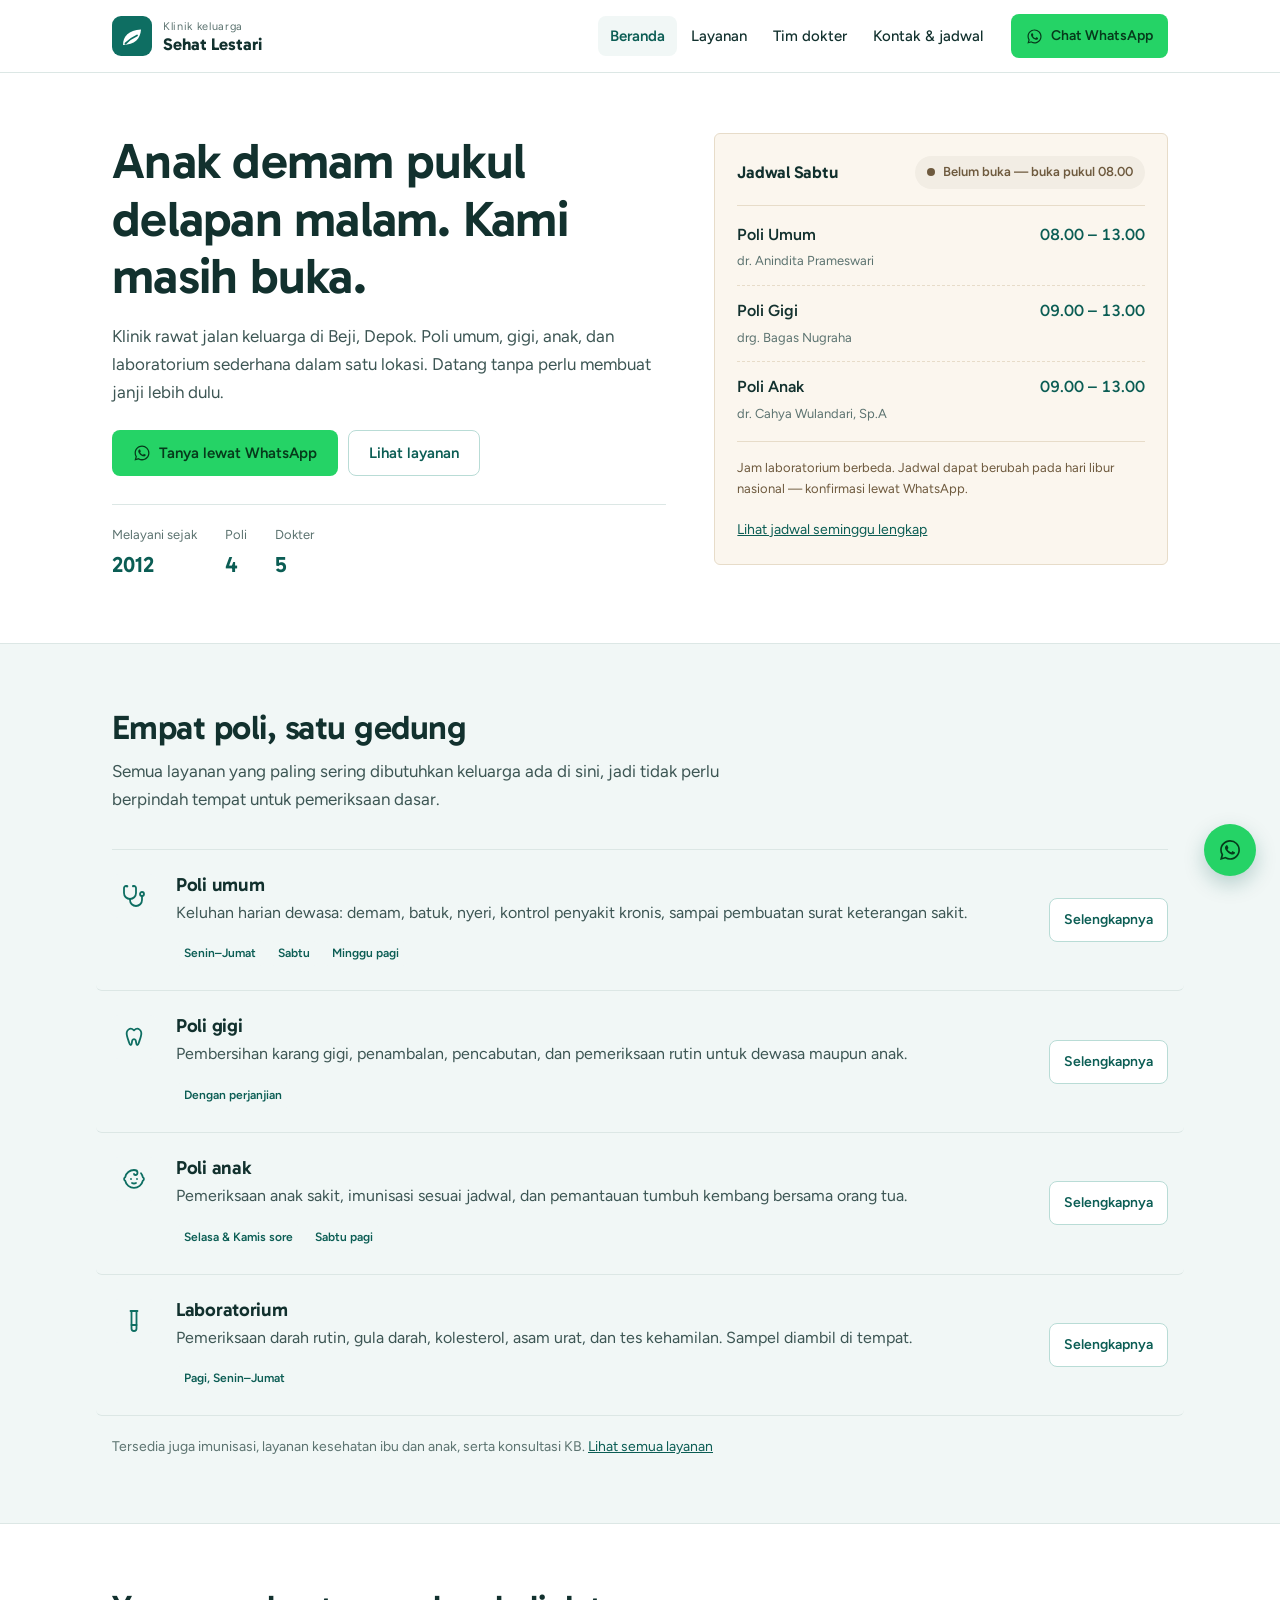
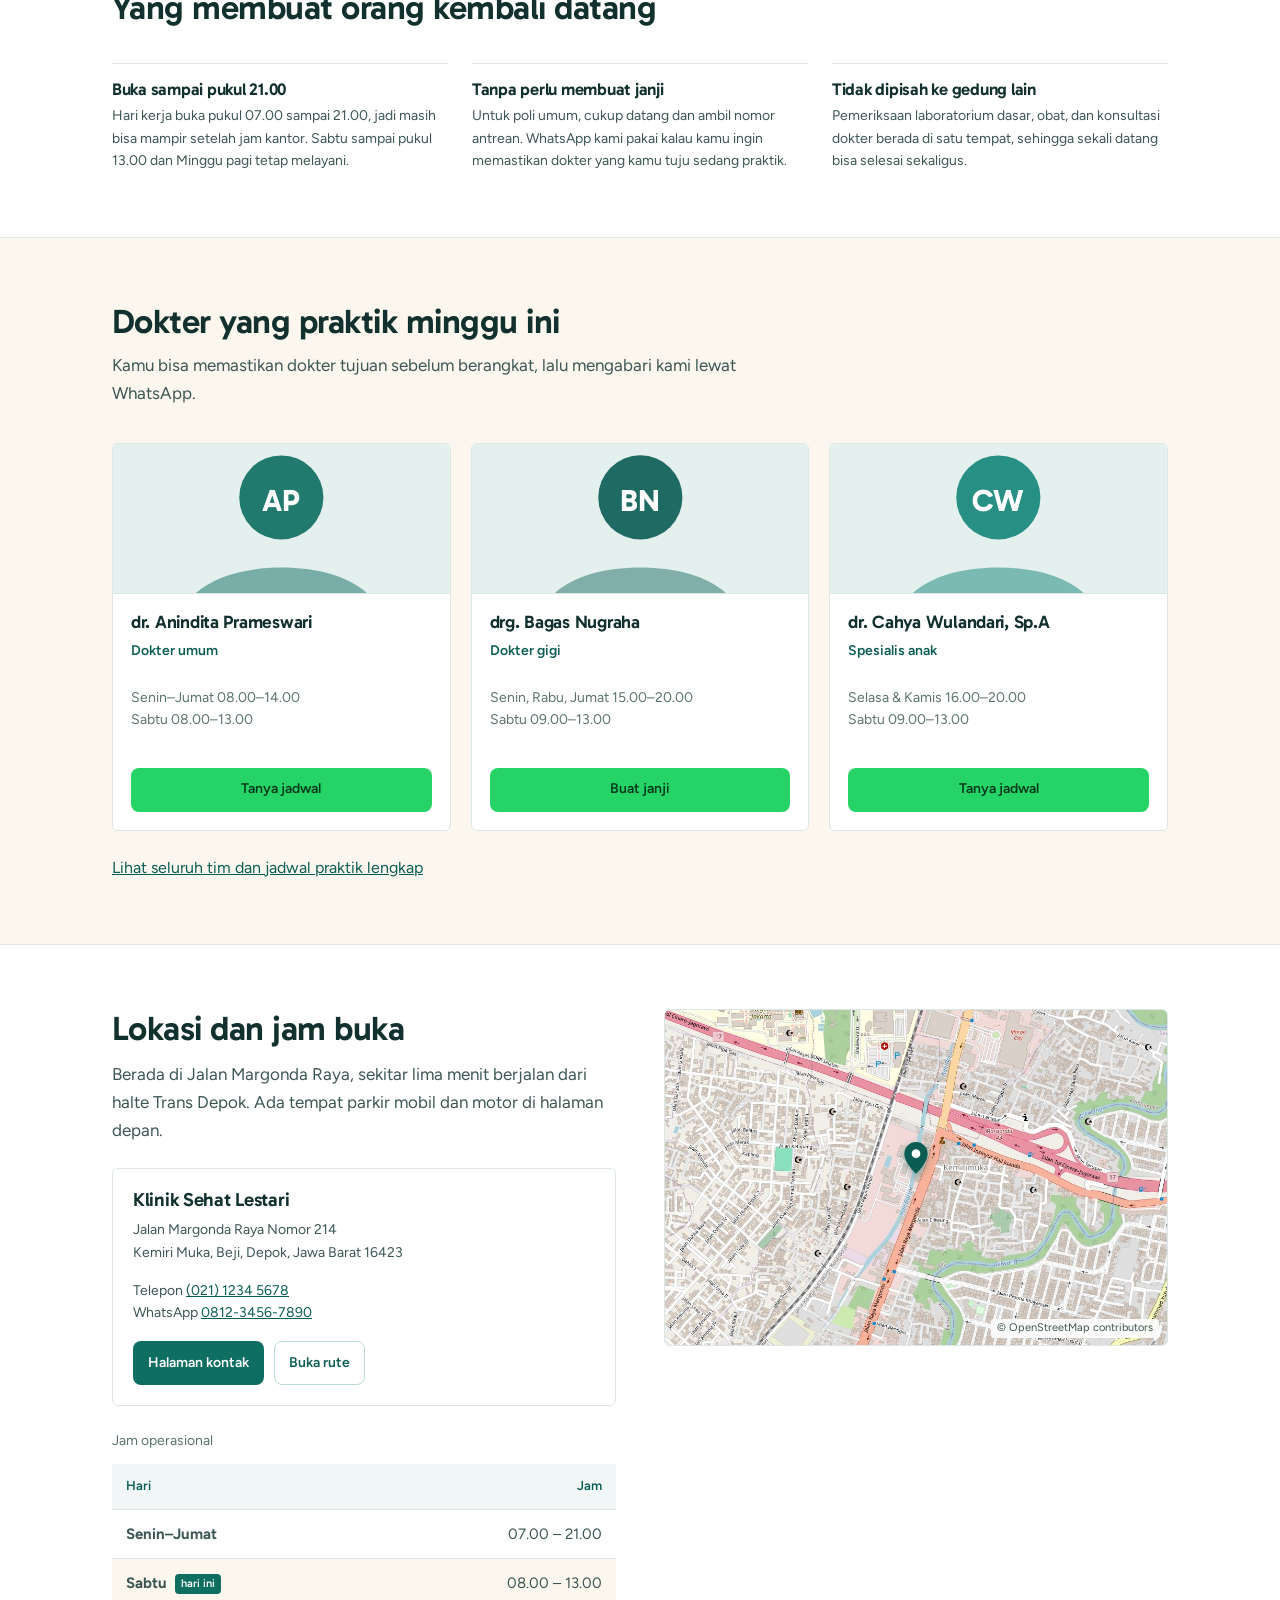
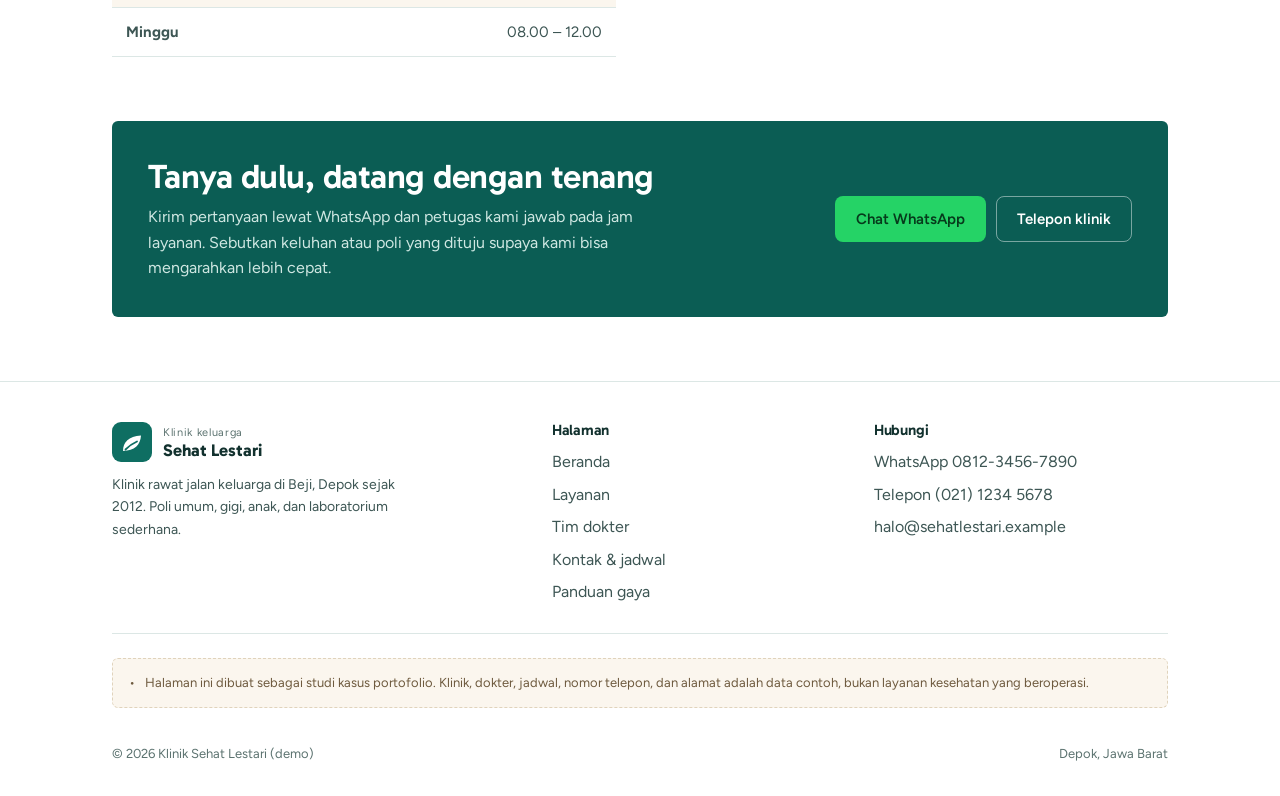
<file: index.html>
<!DOCTYPE html>
<html lang="id">
<head>
<meta charset="UTF-8">
<meta name="viewport" content="width=device-width, initial-scale=1">
<title>Klinik Sehat Lestari — Klinik keluarga di Beji, Depok</title>
<meta name="description" content="Klinik rawat jalan keluarga di Beji, Depok sejak 2012. Poli umum, gigi, anak, dan laboratorium. Buka sampai pukul 21.00 di hari kerja, tanpa perlu membuat janji.">
<meta name="theme-color" content="#0E6E62">
<link rel="icon" href="data:image/svg+xml,%3Csvg xmlns='http://www.w3.org/2000/svg' viewBox='0 0 40 40'%3E%3Crect width='40' height='40' rx='9' fill='%230E6E62'/%3E%3Cpath d='M11 29c0-9 5.5-14.5 18-15.5C28.5 23 22.5 28.5 11 29Z' fill='%23fff'/%3E%3C/svg%3E">
<link rel="preconnect" href="https://fonts.googleapis.com">
<link rel="preconnect" href="https://fonts.gstatic.com" crossorigin>
<link href="https://fonts.googleapis.com/css2?family=Figtree:wght@400;500;600&family=Gabarito:wght@600;700&display=swap" rel="stylesheet">
<link rel="stylesheet" href="css/style.css">
<noscript>
  <style>
    [data-today-status], [data-today-list], [data-today-foot] { display: none; }
    .today__nojs { display: block; }
  </style>
</noscript>
</head>
<body>

<a class="skip" href="#main">Langsung ke konten</a>

<header class="masthead">
  <div class="wrap masthead__inner">
    <a class="brand" href="index.html">
      <svg class="brand__mark" viewBox="0 0 40 40" aria-hidden="true">
        <rect width="40" height="40" rx="9" fill="#0E6E62"/>
        <path d="M11 29c0-9 5.5-14.5 18-15.5C28.5 23 22.5 28.5 11 29Z" fill="#fff"/>
        <path d="M13.5 27.5c3.5-3.5 7-6 11.5-8" stroke="#0E6E62" stroke-width="1.8" stroke-linecap="round" fill="none"/>
      </svg>
      <span>
        <span class="brand__kicker">Klinik keluarga</span>
        <span class="brand__name">Sehat Lestari</span>
      </span>
    </a>

    <nav class="nav" aria-label="Menu utama">
      <ul class="nav__links">
        <li><a class="nav__link" href="index.html" aria-current="page">Beranda</a></li>
        <li><a class="nav__link" href="layanan.html">Layanan</a></li>
        <li><a class="nav__link" href="tim-dokter.html">Tim dokter</a></li>
        <li><a class="nav__link" href="kontak.html">Kontak &amp; jadwal</a></li>
      </ul>
      <a class="btn btn--wa btn--sm nav__cta-desktop" href="https://wa.me/6281234567890?text=Halo%20Klinik%20Sehat%20Lestari%2C%20saya%20ingin%20bertanya%20mengenai%20jadwal%20dan%20layanan." target="_blank" rel="noopener noreferrer">
        <svg class="btn__icon" width="17" height="17" viewBox="0 0 24 24" fill="currentColor" aria-hidden="true"><path d="M12.04 2C6.58 2 2.13 6.45 2.13 11.91c0 1.75.46 3.46 1.32 4.96L2 22l5.25-1.38a9.9 9.9 0 0 0 4.79 1.22c5.46 0 9.91-4.45 9.91-9.91 0-2.65-1.03-5.14-2.9-7.01A9.82 9.82 0 0 0 12.04 2Zm0 18.15a8.2 8.2 0 0 1-4.19-1.15l-.3-.18-3.12.82.83-3.04-.2-.31a8.19 8.19 0 0 1-1.26-4.38c0-4.54 3.7-8.23 8.25-8.23a8.2 8.2 0 0 1 5.83 2.42 8.18 8.18 0 0 1 2.41 5.82c0 4.54-3.7 8.23-8.24 8.23Zm4.52-6.16c-.25-.12-1.47-.72-1.69-.81-.23-.08-.39-.12-.56.13-.16.24-.64.8-.78.97-.14.16-.29.18-.54.06-.25-.12-1.05-.39-2-1.23-.74-.66-1.24-1.47-1.38-1.72-.14-.25-.02-.38.11-.5.11-.11.25-.29.37-.43.13-.14.17-.25.25-.41.08-.16.04-.31-.02-.43-.06-.12-.56-1.35-.77-1.85-.2-.48-.41-.42-.56-.43h-.48c-.16 0-.43.06-.65.31-.23.25-.86.84-.86 2.05 0 1.2.88 2.37 1 2.53.12.16 1.73 2.64 4.19 3.7.59.25 1.04.4 1.4.51.59.19 1.12.16 1.55.1.47-.07 1.47-.6 1.67-1.18.21-.58.21-1.08.15-1.18-.06-.11-.22-.17-.47-.29Z"/></svg>
        Chat WhatsApp
      </a>
      <button class="burger" type="button" data-menu-toggle aria-expanded="false" aria-controls="laci" aria-label="Buka menu">
        <span></span><span></span><span></span>
      </button>
    </nav>
  </div>

  <div class="drawer" id="laci" data-drawer>
    <a class="drawer__link" href="index.html" aria-current="page">Beranda</a>
    <a class="drawer__link" href="layanan.html">Layanan</a>
    <a class="drawer__link" href="tim-dokter.html">Tim dokter</a>
    <a class="drawer__link" href="kontak.html">Kontak &amp; jadwal</a>
    <div class="drawer__cta">
      <a class="btn btn--wa btn--block" href="https://wa.me/6281234567890?text=Halo%20Klinik%20Sehat%20Lestari%2C%20saya%20ingin%20bertanya%20mengenai%20jadwal%20dan%20layanan." target="_blank" rel="noopener noreferrer">Chat WhatsApp</a>
    </div>
  </div>
</header>

<main id="main">

  <!-- ============ Hero ============ -->
  <section class="wrap" style="padding-block: clamp(2.25rem, 5vw, 3.75rem);">
    <div class="split split--hero">
      <div>
        <h1>Anak demam pukul delapan malam. Kami masih buka.</h1>
        <p class="lead" style="margin-top:1rem;">
          Klinik rawat jalan keluarga di Beji, Depok. Poli umum, gigi, anak, dan laboratorium
          sederhana dalam satu lokasi. Datang tanpa perlu membuat janji lebih dulu.
        </p>

        <div style="display:flex; flex-wrap:wrap; gap:.625rem; margin-top:1.5rem;">
          <a class="btn btn--wa" href="https://wa.me/6281234567890?text=Halo%20Klinik%20Sehat%20Lestari%2C%20saya%20ingin%20bertanya%20mengenai%20jadwal%20dan%20layanan." target="_blank" rel="noopener noreferrer">
            <svg class="btn__icon" width="18" height="18" viewBox="0 0 24 24" fill="currentColor" aria-hidden="true"><path d="M12.04 2C6.58 2 2.13 6.45 2.13 11.91c0 1.75.46 3.46 1.32 4.96L2 22l5.25-1.38a9.9 9.9 0 0 0 4.79 1.22c5.46 0 9.91-4.45 9.91-9.91 0-2.65-1.03-5.14-2.9-7.01A9.82 9.82 0 0 0 12.04 2Zm0 18.15a8.2 8.2 0 0 1-4.19-1.15l-.3-.18-3.12.82.83-3.04-.2-.31a8.19 8.19 0 0 1-1.26-4.38c0-4.54 3.7-8.23 8.25-8.23a8.2 8.2 0 0 1 5.83 2.42 8.18 8.18 0 0 1 2.41 5.82c0 4.54-3.7 8.23-8.24 8.23Zm4.52-6.16c-.25-.12-1.47-.72-1.69-.81-.23-.08-.39-.12-.56.13-.16.24-.64.8-.78.97-.14.16-.29.18-.54.06-.25-.12-1.05-.39-2-1.23-.74-.66-1.24-1.47-1.38-1.72-.14-.25-.02-.38.11-.5.11-.11.25-.29.37-.43.13-.14.17-.25.25-.41.08-.16.04-.31-.02-.43-.06-.12-.56-1.35-.77-1.85-.2-.48-.41-.42-.56-.43h-.48c-.16 0-.43.06-.65.31-.23.25-.86.84-.86 2.05 0 1.2.88 2.37 1 2.53.12.16 1.73 2.64 4.19 3.7.59.25 1.04.4 1.4.51.59.19 1.12.16 1.55.1.47-.07 1.47-.6 1.67-1.18.21-.58.21-1.08.15-1.18-.06-.11-.22-.17-.47-.29Z"/></svg>
            Tanya lewat WhatsApp
          </a>
          <a class="btn btn--ghost" href="layanan.html">Lihat layanan</a>
        </div>

        <dl class="facts">
          <div class="fact">
            <dt>Melayani sejak</dt>
            <dd>2012</dd>
          </div>
          <div class="fact">
            <dt>Poli</dt>
            <dd>4</dd>
          </div>
          <div class="fact">
            <dt>Dokter</dt>
            <dd>5</dd>
          </div>
        </dl>
      </div>

      <!-- Kartu paling khas di halaman ini: status buka dihitung JavaScript -->
      <aside class="today" data-today-card aria-live="polite">
        <div class="today__head">
          <h2 class="today__title" data-today-title>Jadwal hari ini</h2>
          <span class="status status--open" data-today-status>
            <span class="status__dot" aria-hidden="true"></span>Memuat status
          </span>
        </div>
        <ul class="today__list" data-today-list>
          <li class="today__row"><span>Memuat jadwal praktik…</span></li>
        </ul>
        <p class="today__foot" data-today-foot></p>
        <p class="today__foot today__nojs">JavaScript nonaktif. Cek <a href="kontak.html#jadwal">jadwal mingguan</a> untuk jam praktik hari ini.</p>
        <p style="margin-top:.875rem;">
          <a class="small" href="kontak.html#jadwal">Lihat jadwal seminggu lengkap</a>
        </p>
      </aside>
    </div>
  </section>

  <!-- ============ Layanan ============ -->
  <section class="band band--tint" aria-labelledby="judul-layanan">
    <div class="wrap">
      <div class="section-head">
        <h2 id="judul-layanan">Empat poli, satu gedung</h2>
        <p class="lead">Semua layanan yang paling sering dibutuhkan keluarga ada di sini, jadi tidak perlu berpindah tempat untuk pemeriksaan dasar.</p>
      </div>

      <div class="rows">
        <article class="row">
          <span class="icon-box" aria-hidden="true">
            <svg width="24" height="24" viewBox="0 0 24 24" fill="none" stroke="currentColor" stroke-width="1.8" stroke-linecap="round" stroke-linejoin="round"><path d="M4.8 2.3A.3.3 0 1 0 5 2H4a2 2 0 0 0-2 2v5a6 6 0 0 0 6 6 6 6 0 0 0 6-6V4a2 2 0 0 0-2-2h-1a.2.2 0 1 0 .3.3"/><path d="M8 15v1a6 6 0 0 0 6 6 6 6 0 0 0 6-6v-4"/><circle cx="20" cy="10" r="2"/></svg>
          </span>
          <div>
            <h3 class="row__title">Poli umum</h3>
            <p>Keluhan harian dewasa: demam, batuk, nyeri, kontrol penyakit kronis, sampai pembuatan surat keterangan sakit.</p>
            <div class="row__meta"><span class="tag">Senin–Jumat</span><span class="tag">Sabtu</span><span class="tag">Minggu pagi</span></div>
          </div>
          <div class="row__aside"><a class="btn btn--ghost btn--sm" href="layanan.html#umum">Selengkapnya</a></div>
        </article>

        <article class="row">
          <span class="icon-box" aria-hidden="true">
            <svg width="24" height="24" viewBox="0 0 24 24" fill="none" stroke="currentColor" stroke-width="1.8" stroke-linecap="round" stroke-linejoin="round"><path d="M12 5.4C10.3 3.7 8.2 3.2 6.7 4.4 4.8 5.8 4.3 8.6 5.1 11.2c.6 2.3 1.4 4.3 2 6.3.3 1 .7 2.5 1.7 2.5 1.2 0 .9-3.4 1.6-4.8.3-.6.8-1 1.6-1s1.3.4 1.6 1c.7 1.4.4 4.8 1.6 4.8 1 0 1.4-1.5 1.7-2.5.6-2 1.4-4 2-6.3.8-2.6.3-5.4-1.6-6.8-1.5-1.2-3.6-.7-5.3 1Z"/></svg>
          </span>
          <div>
            <h3 class="row__title">Poli gigi</h3>
            <p>Pembersihan karang gigi, penambalan, pencabutan, dan pemeriksaan rutin untuk dewasa maupun anak.</p>
            <div class="row__meta"><span class="tag">Dengan perjanjian</span></div>
          </div>
          <div class="row__aside"><a class="btn btn--ghost btn--sm" href="layanan.html#gigi">Selengkapnya</a></div>
        </article>

        <article class="row">
          <span class="icon-box" aria-hidden="true">
            <svg width="24" height="24" viewBox="0 0 24 24" fill="none" stroke="currentColor" stroke-width="1.8" stroke-linecap="round" stroke-linejoin="round"><path d="M9 12h.01"/><path d="M15 12h.01"/><path d="M10 16c.5.3 1.2.5 2 .5s1.5-.2 2-.5"/><path d="M19 6.3a9 9 0 0 1 1.8 3.9 2 2 0 0 1 0 3.6 9 9 0 0 1-17.6 0 2 2 0 0 1 0-3.6A9 9 0 0 1 12 3c2 0 3.5 1.1 3.5 2.5s-.9 2.5-2 2.5c-.8 0-1.5-.4-1.5-1"/></svg>
          </span>
          <div>
            <h3 class="row__title">Poli anak</h3>
            <p>Pemeriksaan anak sakit, imunisasi sesuai jadwal, dan pemantauan tumbuh kembang bersama orang tua.</p>
            <div class="row__meta"><span class="tag">Selasa &amp; Kamis sore</span><span class="tag">Sabtu pagi</span></div>
          </div>
          <div class="row__aside"><a class="btn btn--ghost btn--sm" href="layanan.html#anak">Selengkapnya</a></div>
        </article>

        <article class="row">
          <span class="icon-box" aria-hidden="true">
            <svg width="24" height="24" viewBox="0 0 24 24" fill="none" stroke="currentColor" stroke-width="1.8" stroke-linecap="round" stroke-linejoin="round"><path d="M14.5 2v17.5c0 1.4-1.1 2.5-2.5 2.5s-2.5-1.1-2.5-2.5V2"/><path d="M8.5 2h7"/><path d="M14.5 16h-5"/></svg>
          </span>
          <div>
            <h3 class="row__title">Laboratorium</h3>
            <p>Pemeriksaan darah rutin, gula darah, kolesterol, asam urat, dan tes kehamilan. Sampel diambil di tempat.</p>
            <div class="row__meta"><span class="tag">Pagi, Senin–Jumat</span></div>
          </div>
          <div class="row__aside"><a class="btn btn--ghost btn--sm" href="layanan.html#lab">Selengkapnya</a></div>
        </article>
      </div>

      <p class="small muted" style="margin-top:1.25rem;">
        Tersedia juga imunisasi, layanan kesehatan ibu dan anak, serta konsultasi KB.
        <a href="layanan.html">Lihat semua layanan</a>
      </p>
    </div>
  </section>

  <!-- ============ Alasan memilih ============ -->
  <section class="band" aria-labelledby="judul-alasan">
    <div class="wrap">
      <div class="section-head">
        <h2 id="judul-alasan">Yang membuat orang kembali datang</h2>
      </div>
      <div class="points">
        <div class="point">
          <h3>Buka sampai pukul 21.00</h3>
          <p class="small">Hari kerja buka pukul 07.00 sampai 21.00, jadi masih bisa mampir setelah jam kantor. Sabtu sampai pukul 13.00 dan Minggu pagi tetap melayani.</p>
        </div>
        <div class="point">
          <h3>Tanpa perlu membuat janji</h3>
          <p class="small">Untuk poli umum, cukup datang dan ambil nomor antrean. WhatsApp kami pakai kalau kamu ingin memastikan dokter yang kamu tuju sedang praktik.</p>
        </div>
        <div class="point">
          <h3>Tidak dipisah ke gedung lain</h3>
          <p class="small">Pemeriksaan laboratorium dasar, obat, dan konsultasi dokter berada di satu tempat, sehingga sekali datang bisa selesai sekaligus.</p>
        </div>
      </div>
    </div>
  </section>

  <!-- ============ Dokter ============ -->
  <section class="band band--sand" aria-labelledby="judul-dokter">
    <div class="wrap">
      <div class="section-head">
        <h2 id="judul-dokter">Dokter yang praktik minggu ini</h2>
        <p class="lead">Kamu bisa memastikan dokter tujuan sebelum berangkat, lalu mengabari kami lewat WhatsApp.</p>
      </div>

      <div class="doctors">
        <article class="doctor">
          <div class="doctor__avatar" aria-hidden="true">
            <svg viewBox="0 0 240 150" preserveAspectRatio="xMidYMid slice">
              <rect width="240" height="150" fill="#E4F0EE"/>
              <circle cx="120" cy="60" r="30" fill="#0E6E62" opacity=".9"/>
              <path d="M46 150c6-27 37-40 74-40s68 13 74 40Z" fill="#0E6E62" opacity=".5"/>
              <text x="120" y="70" text-anchor="middle" font-family="Gabarito, sans-serif" font-size="22" font-weight="700" fill="#fff">AP</text>
            </svg>
          </div>
          <div class="doctor__body">
            <h3 class="doctor__name">dr. Anindita Prameswari</h3>
            <p class="doctor__spec">Dokter umum</p>
            <p class="doctor__hours">Senin–Jumat 08.00–14.00<br>Sabtu 08.00–13.00</p>
            <div class="doctor__cta">
              <a class="btn btn--wa btn--sm btn--block" href="https://wa.me/6281234567890?text=Halo%2C%20saya%20ingin%20bertanya%20jadwal%20praktik%20dr.%20Anindita%20Prameswari%20(poli%20umum)." target="_blank" rel="noopener noreferrer">Tanya jadwal</a>
            </div>
          </div>
        </article>

        <article class="doctor">
          <div class="doctor__avatar" aria-hidden="true">
            <svg viewBox="0 0 240 150" preserveAspectRatio="xMidYMid slice">
              <rect width="240" height="150" fill="#E4F0EE"/>
              <circle cx="120" cy="60" r="30" fill="#0B5D54" opacity=".9"/>
              <path d="M46 150c6-27 37-40 74-40s68 13 74 40Z" fill="#0B5D54" opacity=".45"/>
              <text x="120" y="70" text-anchor="middle" font-family="Gabarito, sans-serif" font-size="22" font-weight="700" fill="#fff">BN</text>
            </svg>
          </div>
          <div class="doctor__body">
            <h3 class="doctor__name">drg. Bagas Nugraha</h3>
            <p class="doctor__spec">Dokter gigi</p>
            <p class="doctor__hours">Senin, Rabu, Jumat 15.00–20.00<br>Sabtu 09.00–13.00</p>
            <div class="doctor__cta">
              <a class="btn btn--wa btn--sm btn--block" href="https://wa.me/6281234567890?text=Halo%2C%20saya%20ingin%20membuat%20janji%20dengan%20drg.%20Bagas%20Nugraha%20(poli%20gigi)." target="_blank" rel="noopener noreferrer">Buat janji</a>
            </div>
          </div>
        </article>

        <article class="doctor">
          <div class="doctor__avatar" aria-hidden="true">
            <svg viewBox="0 0 240 150" preserveAspectRatio="xMidYMid slice">
              <rect width="240" height="150" fill="#E4F0EE"/>
              <circle cx="120" cy="60" r="30" fill="#14857A" opacity=".9"/>
              <path d="M46 150c6-27 37-40 74-40s68 13 74 40Z" fill="#14857A" opacity=".5"/>
              <text x="120" y="70" text-anchor="middle" font-family="Gabarito, sans-serif" font-size="22" font-weight="700" fill="#fff">CW</text>
            </svg>
          </div>
          <div class="doctor__body">
            <h3 class="doctor__name">dr. Cahya Wulandari, Sp.A</h3>
            <p class="doctor__spec">Spesialis anak</p>
            <p class="doctor__hours">Selasa &amp; Kamis 16.00–20.00<br>Sabtu 09.00–13.00</p>
            <div class="doctor__cta">
              <a class="btn btn--wa btn--sm btn--block" href="https://wa.me/6281234567890?text=Halo%2C%20saya%20ingin%20bertanya%20jadwal%20praktik%20dr.%20Cahya%20Wulandari%2C%20Sp.A%20(poli%20anak)." target="_blank" rel="noopener noreferrer">Tanya jadwal</a>
            </div>
          </div>
        </article>
      </div>

      <p style="margin-top:1.5rem;"><a href="tim-dokter.html">Lihat seluruh tim dan jadwal praktik lengkap</a></p>
    </div>
  </section>

  <!-- ============ Lokasi ============ -->
  <section class="band" aria-labelledby="judul-lokasi">
    <div class="wrap">
      <div class="split split--even">
        <div>
          <h2 id="judul-lokasi">Lokasi dan jam buka</h2>
          <p class="lead" style="margin-top:.75rem;">Berada di Jalan Margonda Raya, sekitar lima menit berjalan dari halte Trans Depok. Ada tempat parkir mobil dan motor di halaman depan.</p>

          <div class="tile" style="margin-top:1.5rem;">
            <div class="tile__body">
              <h3 style="margin-bottom:.5rem;">Klinik Sehat Lestari</h3>
              <p class="small">Jalan Margonda Raya Nomor 214<br>Kemiri Muka, Beji, Depok, Jawa Barat 16423</p>
              <p class="small" style="margin-top:.75rem;">
                Telepon <a href="tel:+622112345678">(021) 1234 5678</a><br>
                WhatsApp <a href="https://wa.me/6281234567890?text=Halo%20Klinik%20Sehat%20Lestari%2C%20saya%20ingin%20bertanya%20mengenai%20jadwal%20dan%20layanan." target="_blank" rel="noopener noreferrer">0812-3456-7890</a>
              </p>
              <div style="display:flex; gap:.625rem; flex-wrap:wrap; margin-top:1rem;">
                <a class="btn btn--primary btn--sm" href="kontak.html">Halaman kontak</a>
                <a class="btn btn--ghost btn--sm" href="https://www.google.com/maps?q=Jl.+Margonda+Raya+No.+214+Beji+Depok" target="_blank" rel="noopener">Buka rute</a>
              </div>
            </div>
          </div>

          <table class="table table--wide" style="margin-top:1.5rem;">
            <caption>Jam operasional</caption>
            <thead>
              <tr><th scope="col">Hari</th><th scope="col">Jam</th></tr>
            </thead>
            <tbody>
              <tr data-day="1"><th scope="row">Senin–Jumat</th><td>07.00 – 21.00</td></tr>
              <tr data-day="6"><th scope="row">Sabtu</th><td>08.00 – 13.00</td></tr>
              <tr data-day="0"><th scope="row">Minggu</th><td>08.00 – 12.00</td></tr>
            </tbody>
          </table>
        </div>

        <div class="map">
          <a class="map__link" href="https://www.openstreetmap.org/?mlat=-6.3787&amp;mlon=106.8309#map=16/-6.3787/106.8309" target="_blank" rel="noopener" aria-label="Buka peta lokasi Klinik Sehat Lestari di OpenStreetMap">
            <img src="assets/peta-lokasi.jpg" width="960" height="640" alt="Peta lokasi Klinik Sehat Lestari di Jalan Margonda Raya, Beji, Depok">
            <span class="map__pin" aria-hidden="true">
              <svg viewBox="0 0 24 24" fill="currentColor"><path d="M12 22s7-6.3 7-12a7 7 0 1 0-14 0c0 5.7 7 12 7 12Z"/><circle cx="12" cy="10" r="2.6" fill="#fff"/></svg>
            </span>
          </a>
          <span class="map__credit">© OpenStreetMap contributors</span>
        </div>
      </div>
    </div>
  </section>

  <!-- ============ Ajakan ============ -->
  <div class="wrap" style="padding-bottom: clamp(2.5rem, 5vw, 4rem);">
    <div class="callout">
      <div>
        <h2>Tanya dulu, datang dengan tenang</h2>
        <p>Kirim pertanyaan lewat WhatsApp dan petugas kami jawab pada jam layanan. Sebutkan keluhan atau poli yang dituju supaya kami bisa mengarahkan lebih cepat.</p>
      </div>
      <div class="callout__actions">
        <a class="btn btn--wa" href="https://wa.me/6281234567890?text=Halo%20Klinik%20Sehat%20Lestari%2C%20saya%20ingin%20bertanya%20mengenai%20jadwal%20dan%20layanan." target="_blank" rel="noopener noreferrer">Chat WhatsApp</a>
        <a class="btn btn--ghost" href="tel:+622112345678">Telepon klinik</a>
      </div>
    </div>
  </div>

</main>

<footer class="foot">
  <div class="wrap">
    <div class="foot__grid">
      <div>
        <a class="brand" href="index.html">
          <svg class="brand__mark" viewBox="0 0 40 40" aria-hidden="true">
            <rect width="40" height="40" rx="9" fill="#0E6E62"/>
            <path d="M11 29c0-9 5.5-14.5 18-15.5C28.5 23 22.5 28.5 11 29Z" fill="#fff"/>
            <path d="M13.5 27.5c3.5-3.5 7-6 11.5-8" stroke="#0E6E62" stroke-width="1.8" stroke-linecap="round" fill="none"/>
          </svg>
          <span>
            <span class="brand__kicker">Klinik keluarga</span>
            <span class="brand__name">Sehat Lestari</span>
          </span>
        </a>
        <p class="small" style="margin-top:.75rem; max-width:34ch;">Klinik rawat jalan keluarga di Beji, Depok sejak 2012. Poli umum, gigi, anak, dan laboratorium sederhana.</p>
      </div>
      <div>
        <h3>Halaman</h3>
        <ul>
          <li><a href="index.html">Beranda</a></li>
          <li><a href="layanan.html">Layanan</a></li>
          <li><a href="tim-dokter.html">Tim dokter</a></li>
          <li><a href="kontak.html">Kontak &amp; jadwal</a></li>
          <li><a href="style-guide.html">Panduan gaya</a></li>
        </ul>
      </div>
      <div>
        <h3>Hubungi</h3>
        <ul>
          <li><a href="https://wa.me/6281234567890?text=Halo%20Klinik%20Sehat%20Lestari%2C%20saya%20ingin%20bertanya%20mengenai%20jadwal%20dan%20layanan." target="_blank" rel="noopener noreferrer">WhatsApp 0812-3456-7890</a></li>
          <li><a href="tel:+622112345678">Telepon (021) 1234 5678</a></li>
          <li><a href="mailto:halo@sehatlestari.example">halo@sehatlestari.example</a></li>
        </ul>
      </div>
    </div>

    <p class="demo-note" style="margin-top:1.5rem;">
      <span aria-hidden="true">•</span>
      <span>Halaman ini dibuat sebagai studi kasus portofolio. Klinik, dokter, jadwal, nomor telepon, dan alamat adalah data contoh, bukan layanan kesehatan yang beroperasi.</span>
    </p>

    <div class="foot__bottom">
      <span>© 2026 Klinik Sehat Lestari (demo)</span>
      <span>Depok, Jawa Barat</span>
    </div>
  </div>
</footer>

<!-- Tombol WhatsApp selalu tersedia -->
<a class="fab" href="https://wa.me/6281234567890?text=Halo%20Klinik%20Sehat%20Lestari%2C%20saya%20ingin%20bertanya%20mengenai%20jadwal%20dan%20layanan." target="_blank" rel="noopener noreferrer" aria-label="Chat WhatsApp">
  <svg width="24" height="24" viewBox="0 0 24 24" fill="currentColor" aria-hidden="true"><path d="M12.04 2C6.58 2 2.13 6.45 2.13 11.91c0 1.75.46 3.46 1.32 4.96L2 22l5.25-1.38a9.9 9.9 0 0 0 4.79 1.22c5.46 0 9.91-4.45 9.91-9.91 0-2.65-1.03-5.14-2.9-7.01A9.82 9.82 0 0 0 12.04 2Zm0 18.15a8.2 8.2 0 0 1-4.19-1.15l-.3-.18-3.12.82.83-3.04-.2-.31a8.19 8.19 0 0 1-1.26-4.38c0-4.54 3.7-8.23 8.25-8.23a8.2 8.2 0 0 1 5.83 2.42 8.18 8.18 0 0 1 2.41 5.82c0 4.54-3.7 8.23-8.24 8.23Zm4.52-6.16c-.25-.12-1.47-.72-1.69-.81-.23-.08-.39-.12-.56.13-.16.24-.64.8-.78.97-.14.16-.29.18-.54.06-.25-.12-1.05-.39-2-1.23-.74-.66-1.24-1.47-1.38-1.72-.14-.25-.02-.38.11-.5.11-.11.25-.29.37-.43.13-.14.17-.25.25-.41.08-.16.04-.31-.02-.43-.06-.12-.56-1.35-.77-1.85-.2-.48-.41-.42-.56-.43h-.48c-.16 0-.43.06-.65.31-.23.25-.86.84-.86 2.05 0 1.2.88 2.37 1 2.53.12.16 1.73 2.64 4.19 3.7.59.25 1.04.4 1.4.51.59.19 1.12.16 1.55.1.47-.07 1.47-.6 1.67-1.18.21-.58.21-1.08.15-1.18-.06-.11-.22-.17-.47-.29Z"/></svg>
</a>

<div class="actionbar">
  <a class="btn btn--ghost" href="tel:+622112345678">
    <svg class="btn__icon" width="17" height="17" viewBox="0 0 24 24" fill="none" stroke="currentColor" stroke-width="1.9" stroke-linecap="round" aria-hidden="true"><path d="M6 3h3l2 5-2.5 1.5a12 12 0 0 0 6 6L16 13l5 2v3a2 2 0 0 1-2.2 2A16.8 16.8 0 0 1 4 5.2A2 2 0 0 1 6 3Z"/></svg>
    Telepon
  </a>
  <a class="btn btn--wa" href="https://wa.me/6281234567890?text=Halo%20Klinik%20Sehat%20Lestari%2C%20saya%20ingin%20bertanya%20mengenai%20jadwal%20dan%20layanan." target="_blank" rel="noopener noreferrer">Chat WhatsApp</a>
</div>

<script src="js/main.js" defer></script>
</body>
</html>
</file>
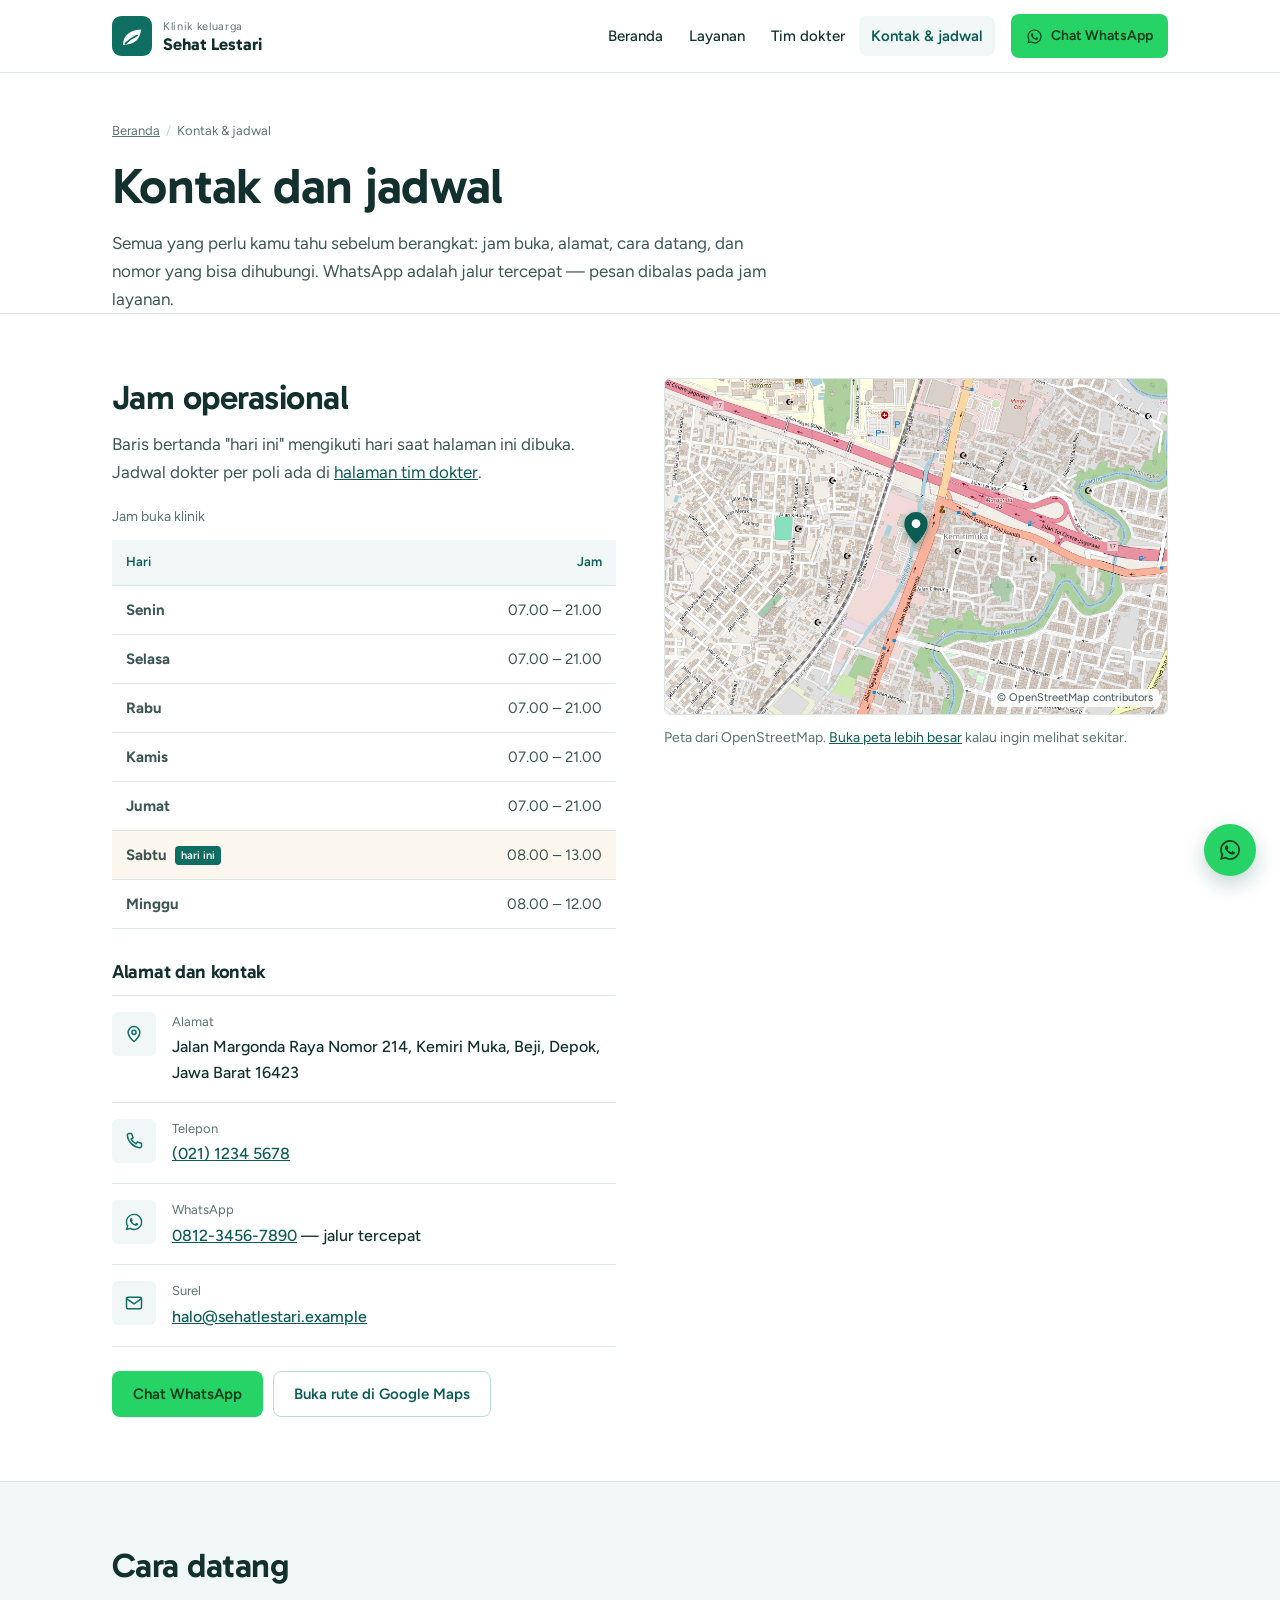
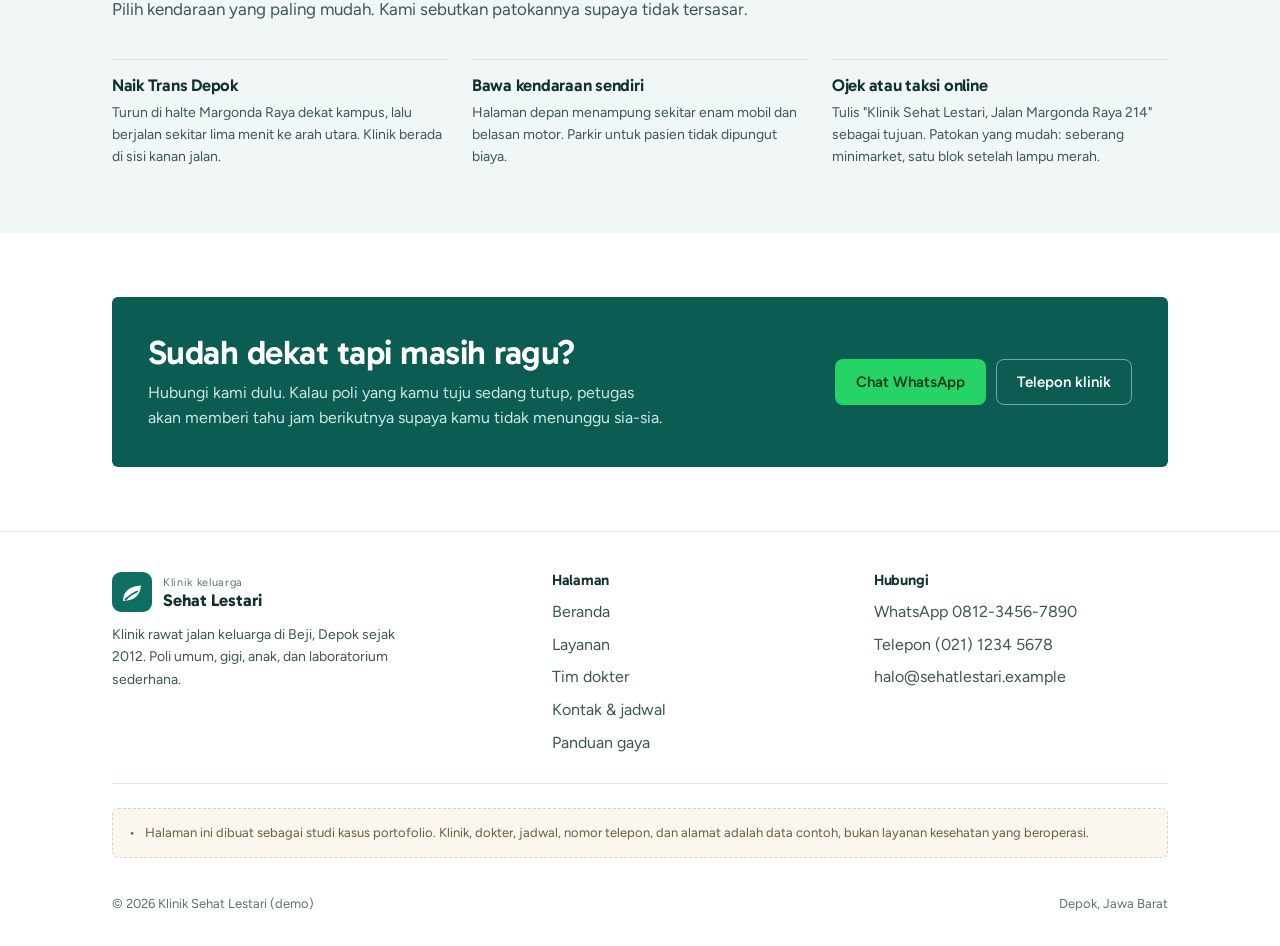
<file: kontak.html>
<!DOCTYPE html>
<html lang="id">
<head>
<meta charset="UTF-8">
<meta name="viewport" content="width=device-width, initial-scale=1">
<title>Kontak dan jadwal — Klinik Sehat Lestari</title>
<meta name="description" content="Jam buka, alamat, peta lokasi, nomor telepon, dan WhatsApp Klinik Sehat Lestari di Beji, Depok.">
<meta name="theme-color" content="#0E6E62">
<link rel="icon" href="data:image/svg+xml,%3Csvg xmlns='http://www.w3.org/2000/svg' viewBox='0 0 40 40'%3E%3Crect width='40' height='40' rx='9' fill='%230E6E62'/%3E%3Cpath d='M11 29c0-9 5.5-14.5 18-15.5C28.5 23 22.5 28.5 11 29Z' fill='%23fff'/%3E%3C/svg%3E">
<link rel="preconnect" href="https://fonts.googleapis.com">
<link rel="preconnect" href="https://fonts.gstatic.com" crossorigin>
<link href="https://fonts.googleapis.com/css2?family=Figtree:wght@400;500;600&family=Gabarito:wght@600;700&display=swap" rel="stylesheet">
<link rel="stylesheet" href="css/style.css">
</head>
<body>

<a class="skip" href="#main">Langsung ke konten</a>

<header class="masthead">
  <div class="wrap masthead__inner">
    <a class="brand" href="index.html">
      <svg class="brand__mark" viewBox="0 0 40 40" aria-hidden="true">
        <rect width="40" height="40" rx="9" fill="#0E6E62"/>
        <path d="M11 29c0-9 5.5-14.5 18-15.5C28.5 23 22.5 28.5 11 29Z" fill="#fff"/>
        <path d="M13.5 27.5c3.5-3.5 7-6 11.5-8" stroke="#0E6E62" stroke-width="1.8" stroke-linecap="round" fill="none"/>
      </svg>
      <span>
        <span class="brand__kicker">Klinik keluarga</span>
        <span class="brand__name">Sehat Lestari</span>
      </span>
    </a>

    <nav class="nav" aria-label="Menu utama">
      <ul class="nav__links">
        <li><a class="nav__link" href="index.html">Beranda</a></li>
        <li><a class="nav__link" href="layanan.html">Layanan</a></li>
        <li><a class="nav__link" href="tim-dokter.html">Tim dokter</a></li>
        <li><a class="nav__link" href="kontak.html" aria-current="page">Kontak &amp; jadwal</a></li>
      </ul>
      <a class="btn btn--wa btn--sm nav__cta-desktop" href="https://wa.me/6281234567890?text=Halo%20Klinik%20Sehat%20Lestari%2C%20saya%20ingin%20bertanya%20mengenai%20lokasi%20dan%20jam%20buka." target="_blank" rel="noopener noreferrer">
        <svg class="btn__icon" width="17" height="17" viewBox="0 0 24 24" fill="currentColor" aria-hidden="true"><path d="M12.04 2C6.58 2 2.13 6.45 2.13 11.91c0 1.75.46 3.46 1.32 4.96L2 22l5.25-1.38a9.9 9.9 0 0 0 4.79 1.22c5.46 0 9.91-4.45 9.91-9.91 0-2.65-1.03-5.14-2.9-7.01A9.82 9.82 0 0 0 12.04 2Zm0 18.15a8.2 8.2 0 0 1-4.19-1.15l-.3-.18-3.12.82.83-3.04-.2-.31a8.19 8.19 0 0 1-1.26-4.38c0-4.54 3.7-8.23 8.25-8.23a8.2 8.2 0 0 1 5.83 2.42 8.18 8.18 0 0 1 2.41 5.82c0 4.54-3.7 8.23-8.24 8.23Zm4.52-6.16c-.25-.12-1.47-.72-1.69-.81-.23-.08-.39-.12-.56.13-.16.24-.64.8-.78.97-.14.16-.29.18-.54.06-.25-.12-1.05-.39-2-1.23-.74-.66-1.24-1.47-1.38-1.72-.14-.25-.02-.38.11-.5.11-.11.25-.29.37-.43.13-.14.17-.25.25-.41.08-.16.04-.31-.02-.43-.06-.12-.56-1.35-.77-1.85-.2-.48-.41-.42-.56-.43h-.48c-.16 0-.43.06-.65.31-.23.25-.86.84-.86 2.05 0 1.2.88 2.37 1 2.53.12.16 1.73 2.64 4.19 3.7.59.25 1.04.4 1.4.51.59.19 1.12.16 1.55.1.47-.07 1.47-.6 1.67-1.18.21-.58.21-1.08.15-1.18-.06-.11-.22-.17-.47-.29Z"/></svg>
        Chat WhatsApp
      </a>
      <button class="burger" type="button" data-menu-toggle aria-expanded="false" aria-controls="laci" aria-label="Buka menu">
        <span></span><span></span><span></span>
      </button>
    </nav>
  </div>

  <div class="drawer" id="laci" data-drawer>
    <a class="drawer__link" href="index.html">Beranda</a>
    <a class="drawer__link" href="layanan.html">Layanan</a>
    <a class="drawer__link" href="tim-dokter.html">Tim dokter</a>
    <a class="drawer__link" href="kontak.html" aria-current="page">Kontak &amp; jadwal</a>
    <div class="drawer__cta">
      <a class="btn btn--wa btn--block" href="https://wa.me/6281234567890?text=Halo%20Klinik%20Sehat%20Lestari%2C%20saya%20ingin%20bertanya%20mengenai%20lokasi%20dan%20jam%20buka." target="_blank" rel="noopener noreferrer">Chat WhatsApp</a>
    </div>
  </div>
</header>

<main id="main">

  <section class="wrap" style="padding-block: clamp(2rem, 4vw, 3rem) 0;">
    <ol class="breadcrumb">
      <li><a href="index.html">Beranda</a></li>
      <li>Kontak &amp; jadwal</li>
    </ol>
    <h1>Kontak dan jadwal</h1>
    <p class="lead" style="margin-top:.875rem;">
      Semua yang perlu kamu tahu sebelum berangkat: jam buka, alamat, cara datang, dan nomor yang
      bisa dihubungi. WhatsApp adalah jalur tercepat — pesan dibalas pada jam layanan.
    </p>
  </section>

  <!-- ============ Jam, alamat, kontak ============ -->
  <section class="band" id="jadwal" aria-labelledby="judul-jam">
    <div class="wrap">
      <div class="split split--even">

        <div>
          <h2 id="judul-jam">Jam operasional</h2>
          <p class="lead" style="margin-top:.75rem;">Baris bertanda "hari ini" mengikuti hari saat halaman ini dibuka. Jadwal dokter per poli ada di <a href="tim-dokter.html#jadwal">halaman tim dokter</a>.</p>

          <table class="table table--wide" style="margin-top:1.25rem;">
            <caption>Jam buka klinik</caption>
            <thead>
              <tr><th scope="col">Hari</th><th scope="col">Jam</th></tr>
            </thead>
            <tbody>
              <tr data-day="1"><th scope="row">Senin</th><td>07.00 – 21.00</td></tr>
              <tr data-day="2"><th scope="row">Selasa</th><td>07.00 – 21.00</td></tr>
              <tr data-day="3"><th scope="row">Rabu</th><td>07.00 – 21.00</td></tr>
              <tr data-day="4"><th scope="row">Kamis</th><td>07.00 – 21.00</td></tr>
              <tr data-day="5"><th scope="row">Jumat</th><td>07.00 – 21.00</td></tr>
              <tr data-day="6"><th scope="row">Sabtu</th><td>08.00 – 13.00</td></tr>
              <tr data-day="0"><th scope="row">Minggu</th><td>08.00 – 12.00</td></tr>
            </tbody>
          </table>

          <div class="acc-view">
            <div class="sch" style="margin-top:1.25rem;">
              <div class="sch__row" data-day="1"><span class="sch__day">Senin</span><span>07.00 – 21.00</span></div>
              <div class="sch__row" data-day="2"><span class="sch__day">Selasa</span><span>07.00 – 21.00</span></div>
              <div class="sch__row" data-day="3"><span class="sch__day">Rabu</span><span>07.00 – 21.00</span></div>
              <div class="sch__row" data-day="4"><span class="sch__day">Kamis</span><span>07.00 – 21.00</span></div>
              <div class="sch__row" data-day="5"><span class="sch__day">Jumat</span><span>07.00 – 21.00</span></div>
              <div class="sch__row" data-day="6"><span class="sch__day">Sabtu</span><span>08.00 – 13.00</span></div>
              <div class="sch__row" data-day="0"><span class="sch__day">Minggu</span><span>08.00 – 12.00</span></div>
            </div>
          </div>

          <h3 style="margin-top:2rem;">Alamat dan kontak</h3>
          <ul class="contact-list" style="margin-top:.75rem;">
            <li>
              <span class="icon-box" aria-hidden="true">
                <svg width="20" height="20" viewBox="0 0 24 24" fill="none" stroke="currentColor" stroke-width="1.8" stroke-linecap="round" stroke-linejoin="round"><path d="M12 21s7-5.6 7-11a7 7 0 1 0-14 0c0 5.4 7 11 7 11Z"/><circle cx="12" cy="10" r="2.5"/></svg>
              </span>
              <div>
                <span class="contact-list__label">Alamat</span>
                <p class="contact-list__value">Jalan Margonda Raya Nomor 214, Kemiri Muka, Beji, Depok, Jawa Barat 16423</p>
              </div>
            </li>
            <li>
              <span class="icon-box" aria-hidden="true">
                <svg width="20" height="20" viewBox="0 0 24 24" fill="none" stroke="currentColor" stroke-width="1.8" stroke-linecap="round" stroke-linejoin="round"><path d="M6 3h3l2 5-2.5 1.5a12 12 0 0 0 6 6L16 13l5 2v3a2 2 0 0 1-2.2 2A16.8 16.8 0 0 1 4 5.2A2 2 0 0 1 6 3Z"/></svg>
              </span>
              <div>
                <span class="contact-list__label">Telepon</span>
                <p class="contact-list__value"><a href="tel:+622112345678">(021) 1234 5678</a></p>
              </div>
            </li>
            <li>
              <span class="icon-box" aria-hidden="true">
                <svg width="20" height="20" viewBox="0 0 24 24" fill="currentColor"><path d="M12.04 2C6.58 2 2.13 6.45 2.13 11.91c0 1.75.46 3.46 1.32 4.96L2 22l5.25-1.38a9.9 9.9 0 0 0 4.79 1.22c5.46 0 9.91-4.45 9.91-9.91 0-2.65-1.03-5.14-2.9-7.01A9.82 9.82 0 0 0 12.04 2Zm0 18.15a8.2 8.2 0 0 1-4.19-1.15l-.3-.18-3.12.82.83-3.04-.2-.31a8.19 8.19 0 0 1-1.26-4.38c0-4.54 3.7-8.23 8.25-8.23a8.2 8.2 0 0 1 5.83 2.42 8.18 8.18 0 0 1 2.41 5.82c0 4.54-3.7 8.23-8.24 8.23Zm4.52-6.16c-.25-.12-1.47-.72-1.69-.81-.23-.08-.39-.12-.56.13-.16.24-.64.8-.78.97-.14.16-.29.18-.54.06-.25-.12-1.05-.39-2-1.23-.74-.66-1.24-1.47-1.38-1.72-.14-.25-.02-.38.11-.5.11-.11.25-.29.37-.43.13-.14.17-.25.25-.41.08-.16.04-.31-.02-.43-.06-.12-.56-1.35-.77-1.85-.2-.48-.41-.42-.56-.43h-.48c-.16 0-.43.06-.65.31-.23.25-.86.84-.86 2.05 0 1.2.88 2.37 1 2.53.12.16 1.73 2.64 4.19 3.7.59.25 1.04.4 1.4.51.59.19 1.12.16 1.55.1.47-.07 1.47-.6 1.67-1.18.21-.58.21-1.08.15-1.18-.06-.11-.22-.17-.47-.29Z"/></svg>
              </span>
              <div>
                <span class="contact-list__label">WhatsApp</span>
                <p class="contact-list__value"><a href="https://wa.me/6281234567890?text=Halo%20Klinik%20Sehat%20Lestari%2C%20saya%20ingin%20bertanya." target="_blank" rel="noopener noreferrer">0812-3456-7890</a> — jalur tercepat</p>
              </div>
            </li>
            <li>
              <span class="icon-box" aria-hidden="true">
                <svg width="20" height="20" viewBox="0 0 24 24" fill="none" stroke="currentColor" stroke-width="1.8" stroke-linecap="round" stroke-linejoin="round"><rect x="3" y="5" width="18" height="14" rx="2"/><path d="m3.5 7 8.5 6 8.5-6"/></svg>
              </span>
              <div>
                <span class="contact-list__label">Surel</span>
                <p class="contact-list__value"><a href="mailto:halo@sehatlestari.example">halo@sehatlestari.example</a></p>
              </div>
            </li>
          </ul>

          <div style="display:flex; gap:.625rem; flex-wrap:wrap; margin-top:1.5rem;">
            <a class="btn btn--wa" href="https://wa.me/6281234567890?text=Halo%20Klinik%20Sehat%20Lestari%2C%20saya%20ingin%20bertanya." target="_blank" rel="noopener noreferrer">Chat WhatsApp</a>
            <a class="btn btn--ghost" href="https://www.google.com/maps?q=Jl.+Margonda+Raya+No.+214+Beji+Depok" target="_blank" rel="noopener">Buka rute di Google Maps</a>
          </div>
        </div>

        <div>
          <div class="map">
            <a class="map__link" href="https://www.openstreetmap.org/?mlat=-6.3787&amp;mlon=106.8309#map=16/-6.3787/106.8309" target="_blank" rel="noopener" aria-label="Buka peta lokasi Klinik Sehat Lestari di OpenStreetMap">
              <img src="assets/peta-lokasi.jpg" width="960" height="640" alt="Peta lokasi Klinik Sehat Lestari di Jalan Margonda Raya, Beji, Depok">
              <span class="map__pin" aria-hidden="true">
                <svg viewBox="0 0 24 24" fill="currentColor"><path d="M12 22s7-6.3 7-12a7 7 0 1 0-14 0c0 5.7 7 12 7 12Z"/><circle cx="12" cy="10" r="2.6" fill="#fff"/></svg>
              </span>
            </a>
            <span class="map__credit">© OpenStreetMap contributors</span>
          </div>
          <p class="small muted" style="margin-top:.75rem;">Peta dari OpenStreetMap. <a href="https://www.openstreetmap.org/?mlat=-6.3787&amp;mlon=106.8309#map=16/-6.3787/106.8309" target="_blank" rel="noopener">Buka peta lebih besar</a> kalau ingin melihat sekitar.</p>
        </div>

      </div>
    </div>
  </section>

  <!-- ============ Cara datang ============ -->
  <section class="band band--tint" aria-labelledby="judul-datang">
    <div class="wrap">
      <div class="section-head">
        <h2 id="judul-datang">Cara datang</h2>
        <p class="lead">Pilih kendaraan yang paling mudah. Kami sebutkan patokannya supaya tidak tersasar.</p>
      </div>

      <div class="points">
        <div class="point">
          <h3>Naik Trans Depok</h3>
          <p class="small">Turun di halte Margonda Raya dekat kampus, lalu berjalan sekitar lima menit ke arah utara. Klinik berada di sisi kanan jalan.</p>
        </div>
        <div class="point">
          <h3>Bawa kendaraan sendiri</h3>
          <p class="small">Halaman depan menampung sekitar enam mobil dan belasan motor. Parkir untuk pasien tidak dipungut biaya.</p>
        </div>
        <div class="point">
          <h3>Ojek atau taksi online</h3>
          <p class="small">Tulis "Klinik Sehat Lestari, Jalan Margonda Raya 214" sebagai tujuan. Patokan yang mudah: seberang minimarket, satu blok setelah lampu merah.</p>
        </div>
      </div>
    </div>
  </section>

  <div class="wrap" style="padding-block: clamp(2.5rem, 5vw, 4rem);">
    <div class="callout">
      <div>
        <h2>Sudah dekat tapi masih ragu?</h2>
        <p>Hubungi kami dulu. Kalau poli yang kamu tuju sedang tutup, petugas akan memberi tahu jam berikutnya supaya kamu tidak menunggu sia-sia.</p>
      </div>
      <div class="callout__actions">
        <a class="btn btn--wa" href="https://wa.me/6281234567890?text=Halo%2C%20saya%20ingin%20bertanya%20sebelum%20datang%20ke%20klinik." target="_blank" rel="noopener noreferrer">Chat WhatsApp</a>
        <a class="btn btn--ghost" href="tel:+622112345678">Telepon klinik</a>
      </div>
    </div>
  </div>

</main>

<footer class="foot">
  <div class="wrap">
    <div class="foot__grid">
      <div>
        <a class="brand" href="index.html">
          <svg class="brand__mark" viewBox="0 0 40 40" aria-hidden="true">
            <rect width="40" height="40" rx="9" fill="#0E6E62"/>
            <path d="M11 29c0-9 5.5-14.5 18-15.5C28.5 23 22.5 28.5 11 29Z" fill="#fff"/>
            <path d="M13.5 27.5c3.5-3.5 7-6 11.5-8" stroke="#0E6E62" stroke-width="1.8" stroke-linecap="round" fill="none"/>
          </svg>
          <span>
            <span class="brand__kicker">Klinik keluarga</span>
            <span class="brand__name">Sehat Lestari</span>
          </span>
        </a>
        <p class="small" style="margin-top:.75rem; max-width:34ch;">Klinik rawat jalan keluarga di Beji, Depok sejak 2012. Poli umum, gigi, anak, dan laboratorium sederhana.</p>
      </div>
      <div>
        <h3>Halaman</h3>
        <ul>
          <li><a href="index.html">Beranda</a></li>
          <li><a href="layanan.html">Layanan</a></li>
          <li><a href="tim-dokter.html">Tim dokter</a></li>
          <li><a href="kontak.html">Kontak &amp; jadwal</a></li>
          <li><a href="style-guide.html">Panduan gaya</a></li>
        </ul>
      </div>
      <div>
        <h3>Hubungi</h3>
        <ul>
          <li><a href="https://wa.me/6281234567890?text=Halo%20Klinik%20Sehat%20Lestari%2C%20saya%20ingin%20bertanya." target="_blank" rel="noopener noreferrer">WhatsApp 0812-3456-7890</a></li>
          <li><a href="tel:+622112345678">Telepon (021) 1234 5678</a></li>
          <li><a href="mailto:halo@sehatlestari.example">halo@sehatlestari.example</a></li>
        </ul>
      </div>
    </div>

    <p class="demo-note" style="margin-top:1.5rem;">
      <span aria-hidden="true">•</span>
      <span>Halaman ini dibuat sebagai studi kasus portofolio. Klinik, dokter, jadwal, nomor telepon, dan alamat adalah data contoh, bukan layanan kesehatan yang beroperasi.</span>
    </p>

    <div class="foot__bottom">
      <span>© 2026 Klinik Sehat Lestari (demo)</span>
      <span>Depok, Jawa Barat</span>
    </div>
  </div>
</footer>

<a class="fab" href="https://wa.me/6281234567890?text=Halo%20Klinik%20Sehat%20Lestari%2C%20saya%20ingin%20bertanya." target="_blank" rel="noopener noreferrer" aria-label="Chat WhatsApp">
  <svg width="24" height="24" viewBox="0 0 24 24" fill="currentColor" aria-hidden="true"><path d="M12.04 2C6.58 2 2.13 6.45 2.13 11.91c0 1.75.46 3.46 1.32 4.96L2 22l5.25-1.38a9.9 9.9 0 0 0 4.79 1.22c5.46 0 9.91-4.45 9.91-9.91 0-2.65-1.03-5.14-2.9-7.01A9.82 9.82 0 0 0 12.04 2Zm0 18.15a8.2 8.2 0 0 1-4.19-1.15l-.3-.18-3.12.82.83-3.04-.2-.31a8.19 8.19 0 0 1-1.26-4.38c0-4.54 3.7-8.23 8.25-8.23a8.2 8.2 0 0 1 5.83 2.42 8.18 8.18 0 0 1 2.41 5.82c0 4.54-3.7 8.23-8.24 8.23Zm4.52-6.16c-.25-.12-1.47-.72-1.69-.81-.23-.08-.39-.12-.56.13-.16.24-.64.8-.78.97-.14.16-.29.18-.54.06-.25-.12-1.05-.39-2-1.23-.74-.66-1.24-1.47-1.38-1.72-.14-.25-.02-.38.11-.5.11-.11.25-.29.37-.43.13-.14.17-.25.25-.41.08-.16.04-.31-.02-.43-.06-.12-.56-1.35-.77-1.85-.2-.48-.41-.42-.56-.43h-.48c-.16 0-.43.06-.65.31-.23.25-.86.84-.86 2.05 0 1.2.88 2.37 1 2.53.12.16 1.73 2.64 4.19 3.7.59.25 1.04.4 1.4.51.59.19 1.12.16 1.55.1.47-.07 1.47-.6 1.67-1.18.21-.58.21-1.08.15-1.18-.06-.11-.22-.17-.47-.29Z"/></svg>
</a>

<div class="actionbar">
  <a class="btn btn--ghost" href="tel:+622112345678">
    <svg class="btn__icon" width="17" height="17" viewBox="0 0 24 24" fill="none" stroke="currentColor" stroke-width="1.9" stroke-linecap="round" aria-hidden="true"><path d="M6 3h3l2 5-2.5 1.5a12 12 0 0 0 6 6L16 13l5 2v3a2 2 0 0 1-2.2 2A16.8 16.8 0 0 1 4 5.2A2 2 0 0 1 6 3Z"/></svg>
    Telepon
  </a>
  <a class="btn btn--wa" href="https://wa.me/6281234567890?text=Halo%20Klinik%20Sehat%20Lestari%2C%20saya%20ingin%20bertanya." target="_blank" rel="noopener noreferrer">Chat WhatsApp</a>
</div>

<script src="js/main.js" defer></script>
</body>
</html>
</file>
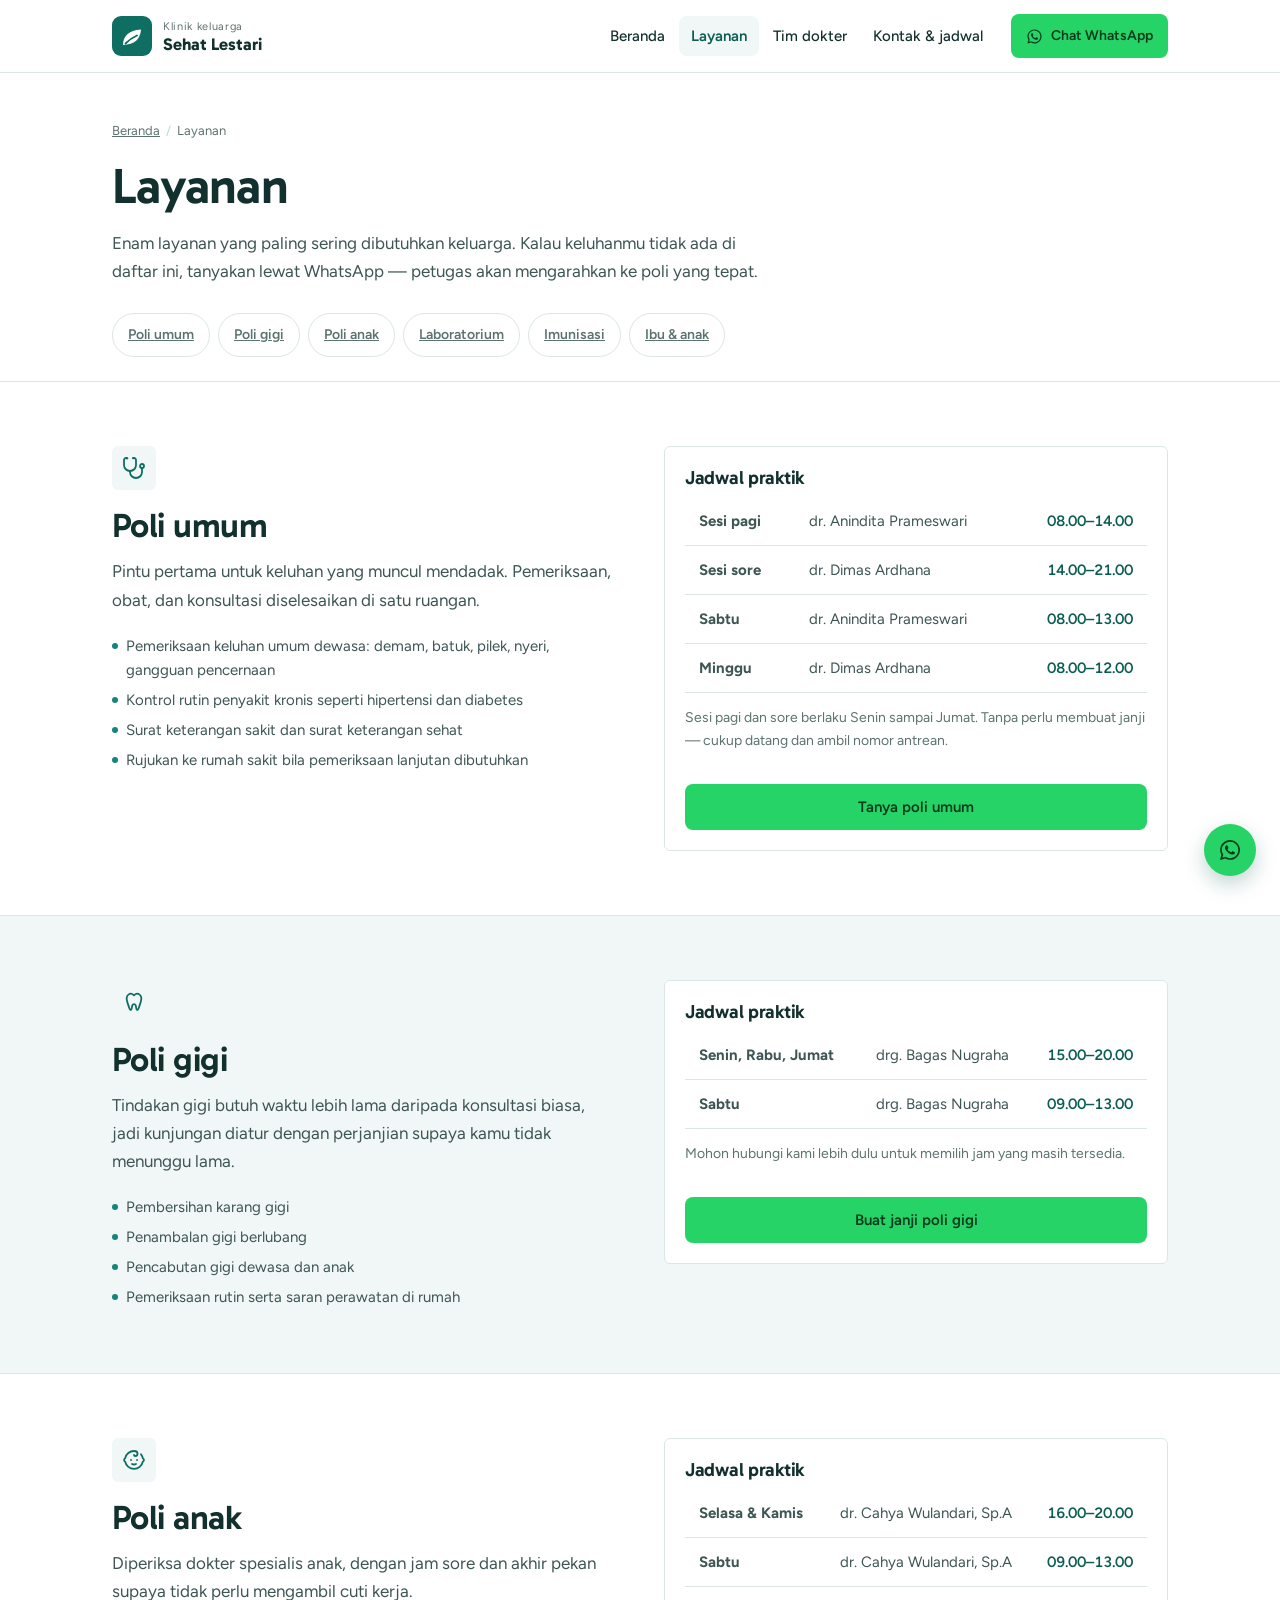
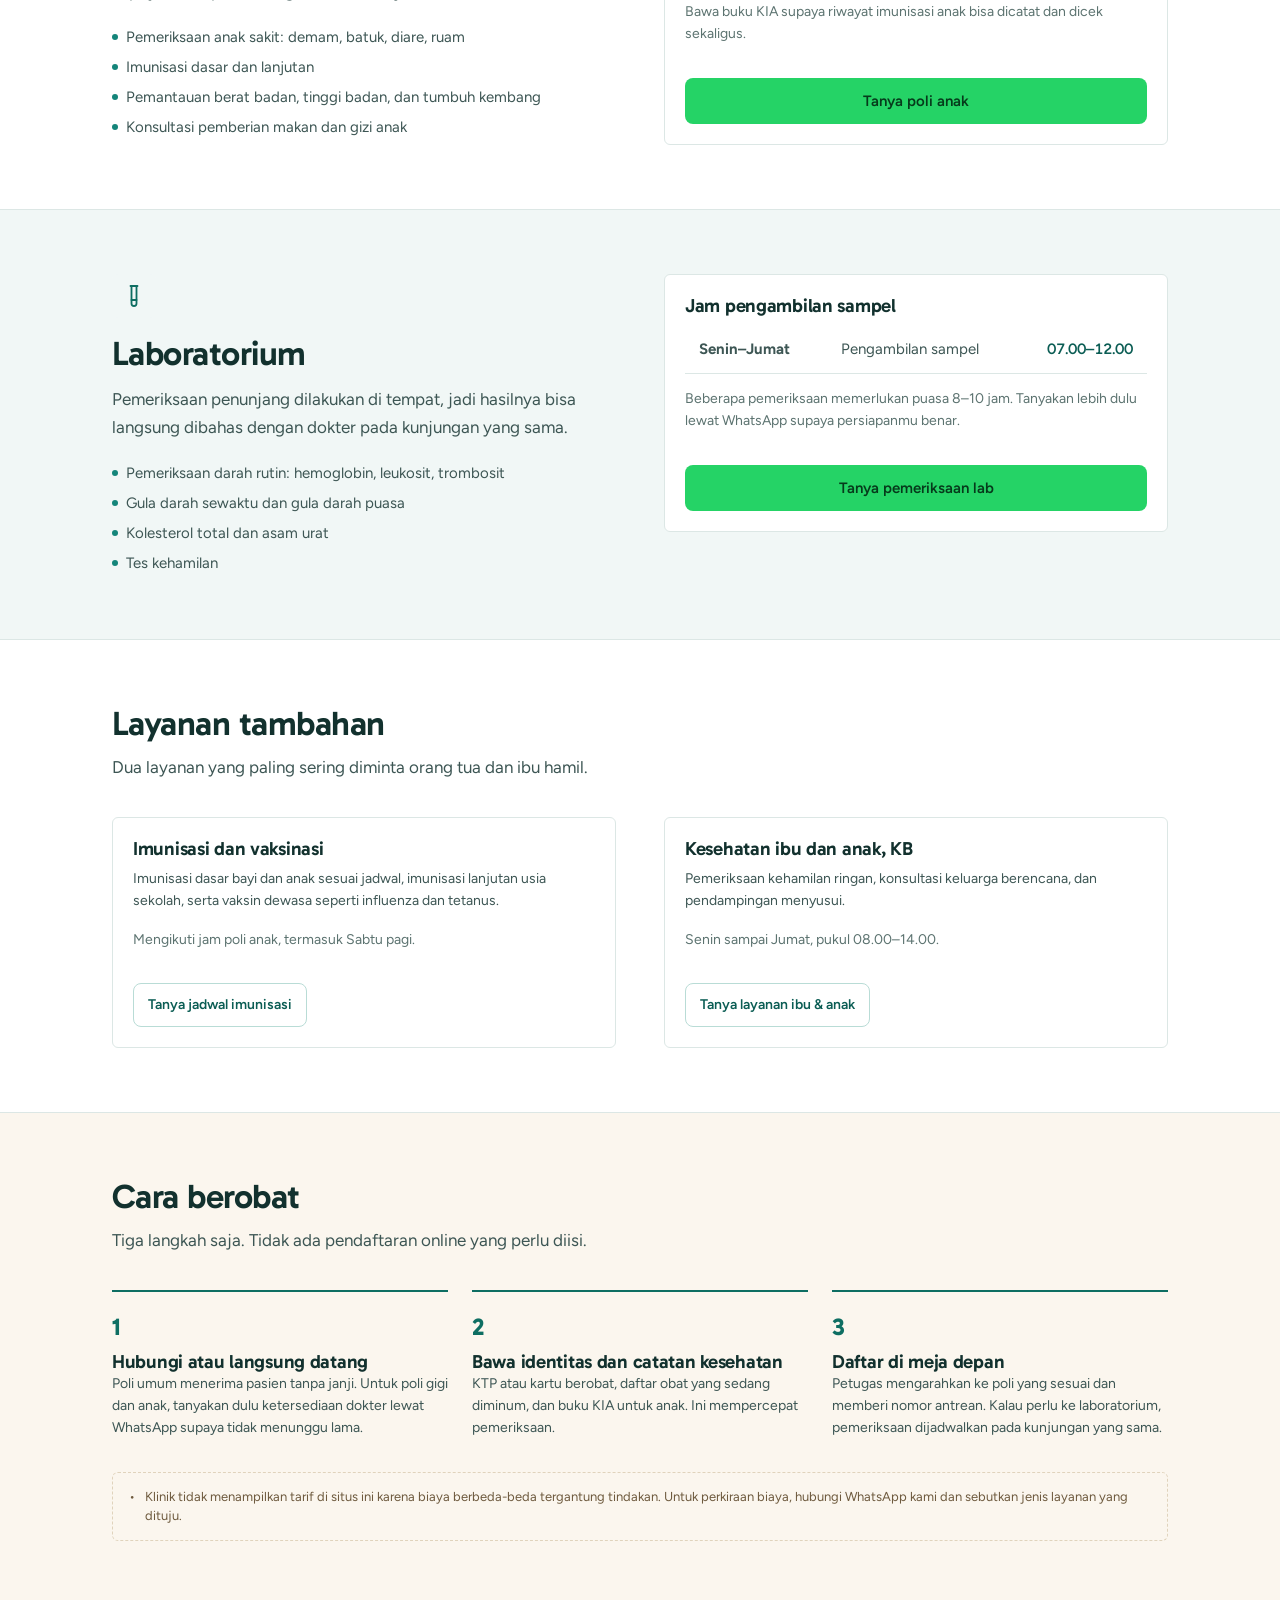
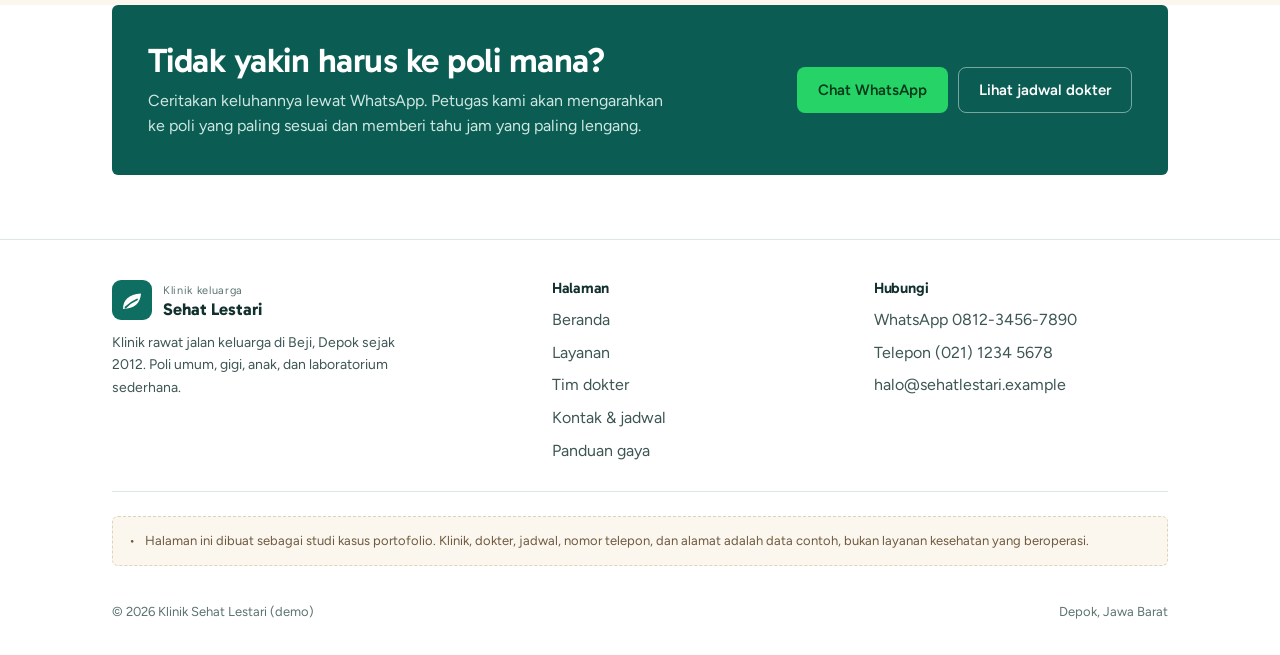
<file: layanan.html>
<!DOCTYPE html>
<html lang="id">
<head>
<meta charset="UTF-8">
<meta name="viewport" content="width=device-width, initial-scale=1">
<title>Layanan — Klinik Sehat Lestari</title>
<meta name="description" content="Poli umum, gigi, anak, laboratorium, imunisasi, serta layanan ibu dan anak di Klinik Sehat Lestari, Beji, Depok.">
<meta name="theme-color" content="#0E6E62">
<link rel="icon" href="data:image/svg+xml,%3Csvg xmlns='http://www.w3.org/2000/svg' viewBox='0 0 40 40'%3E%3Crect width='40' height='40' rx='9' fill='%230E6E62'/%3E%3Cpath d='M11 29c0-9 5.5-14.5 18-15.5C28.5 23 22.5 28.5 11 29Z' fill='%23fff'/%3E%3C/svg%3E">
<link rel="preconnect" href="https://fonts.googleapis.com">
<link rel="preconnect" href="https://fonts.gstatic.com" crossorigin>
<link href="https://fonts.googleapis.com/css2?family=Figtree:wght@400;500;600&family=Gabarito:wght@600;700&display=swap" rel="stylesheet">
<link rel="stylesheet" href="css/style.css">
</head>
<body>

<a class="skip" href="#main">Langsung ke konten</a>

<header class="masthead">
  <div class="wrap masthead__inner">
    <a class="brand" href="index.html">
      <svg class="brand__mark" viewBox="0 0 40 40" aria-hidden="true">
        <rect width="40" height="40" rx="9" fill="#0E6E62"/>
        <path d="M11 29c0-9 5.5-14.5 18-15.5C28.5 23 22.5 28.5 11 29Z" fill="#fff"/>
        <path d="M13.5 27.5c3.5-3.5 7-6 11.5-8" stroke="#0E6E62" stroke-width="1.8" stroke-linecap="round" fill="none"/>
      </svg>
      <span>
        <span class="brand__kicker">Klinik keluarga</span>
        <span class="brand__name">Sehat Lestari</span>
      </span>
    </a>

    <nav class="nav" aria-label="Menu utama">
      <ul class="nav__links">
        <li><a class="nav__link" href="index.html">Beranda</a></li>
        <li><a class="nav__link" href="layanan.html" aria-current="page">Layanan</a></li>
        <li><a class="nav__link" href="tim-dokter.html">Tim dokter</a></li>
        <li><a class="nav__link" href="kontak.html">Kontak &amp; jadwal</a></li>
      </ul>
      <a class="btn btn--wa btn--sm nav__cta-desktop" href="https://wa.me/6281234567890?text=Halo%20Klinik%20Sehat%20Lestari%2C%20saya%20ingin%20bertanya%20mengenai%20layanan." target="_blank" rel="noopener noreferrer">
        <svg class="btn__icon" width="17" height="17" viewBox="0 0 24 24" fill="currentColor" aria-hidden="true"><path d="M12.04 2C6.58 2 2.13 6.45 2.13 11.91c0 1.75.46 3.46 1.32 4.96L2 22l5.25-1.38a9.9 9.9 0 0 0 4.79 1.22c5.46 0 9.91-4.45 9.91-9.91 0-2.65-1.03-5.14-2.9-7.01A9.82 9.82 0 0 0 12.04 2Zm0 18.15a8.2 8.2 0 0 1-4.19-1.15l-.3-.18-3.12.82.83-3.04-.2-.31a8.19 8.19 0 0 1-1.26-4.38c0-4.54 3.7-8.23 8.25-8.23a8.2 8.2 0 0 1 5.83 2.42 8.18 8.18 0 0 1 2.41 5.82c0 4.54-3.7 8.23-8.24 8.23Zm4.52-6.16c-.25-.12-1.47-.72-1.69-.81-.23-.08-.39-.12-.56.13-.16.24-.64.8-.78.97-.14.16-.29.18-.54.06-.25-.12-1.05-.39-2-1.23-.74-.66-1.24-1.47-1.38-1.72-.14-.25-.02-.38.11-.5.11-.11.25-.29.37-.43.13-.14.17-.25.25-.41.08-.16.04-.31-.02-.43-.06-.12-.56-1.35-.77-1.85-.2-.48-.41-.42-.56-.43h-.48c-.16 0-.43.06-.65.31-.23.25-.86.84-.86 2.05 0 1.2.88 2.37 1 2.53.12.16 1.73 2.64 4.19 3.7.59.25 1.04.4 1.4.51.59.19 1.12.16 1.55.1.47-.07 1.47-.6 1.67-1.18.21-.58.21-1.08.15-1.18-.06-.11-.22-.17-.47-.29Z"/></svg>
        Chat WhatsApp
      </a>
      <button class="burger" type="button" data-menu-toggle aria-expanded="false" aria-controls="laci" aria-label="Buka menu">
        <span></span><span></span><span></span>
      </button>
    </nav>
  </div>

  <div class="drawer" id="laci" data-drawer>
    <a class="drawer__link" href="index.html">Beranda</a>
    <a class="drawer__link" href="layanan.html" aria-current="page">Layanan</a>
    <a class="drawer__link" href="tim-dokter.html">Tim dokter</a>
    <a class="drawer__link" href="kontak.html">Kontak &amp; jadwal</a>
    <div class="drawer__cta">
      <a class="btn btn--wa btn--block" href="https://wa.me/6281234567890?text=Halo%20Klinik%20Sehat%20Lestari%2C%20saya%20ingin%20bertanya%20mengenai%20layanan." target="_blank" rel="noopener noreferrer">Chat WhatsApp</a>
    </div>
  </div>
</header>

<main id="main">

  <section class="wrap" style="padding-block: clamp(2rem, 4vw, 3rem) 0;">
    <ol class="breadcrumb">
      <li><a href="index.html">Beranda</a></li>
      <li>Layanan</li>
    </ol>
    <h1>Layanan</h1>
    <p class="lead" style="margin-top:.875rem;">
      Enam layanan yang paling sering dibutuhkan keluarga. Kalau keluhanmu tidak ada di daftar ini,
      tanyakan lewat WhatsApp — petugas akan mengarahkan ke poli yang tepat.
    </p>

    <nav class="tabs" aria-label="Daftar layanan di halaman ini" style="margin-top:1.75rem;">
      <a class="tab" href="#umum">Poli umum</a>
      <a class="tab" href="#gigi">Poli gigi</a>
      <a class="tab" href="#anak">Poli anak</a>
      <a class="tab" href="#lab">Laboratorium</a>
      <a class="tab" href="#imunisasi">Imunisasi</a>
      <a class="tab" href="#kia">Ibu &amp; anak</a>
    </nav>
  </section>

  <!-- ============ Poli umum ============ -->
  <section class="band" id="umum" aria-labelledby="judul-umum">
    <div class="wrap">
      <div class="split split--even">
        <div>
          <span class="icon-box" aria-hidden="true" style="margin-bottom:1rem;">
            <svg width="24" height="24" viewBox="0 0 24 24" fill="none" stroke="currentColor" stroke-width="1.8" stroke-linecap="round" stroke-linejoin="round"><path d="M4.8 2.3A.3.3 0 1 0 5 2H4a2 2 0 0 0-2 2v5a6 6 0 0 0 6 6 6 6 0 0 0 6-6V4a2 2 0 0 0-2-2h-1a.2.2 0 1 0 .3.3"/><path d="M8 15v1a6 6 0 0 0 6 6 6 6 0 0 0 6-6v-4"/><circle cx="20" cy="10" r="2"/></svg>
          </span>
          <h2 id="judul-umum">Poli umum</h2>
          <p class="lead" style="margin-top:.75rem;">
            Pintu pertama untuk keluhan yang muncul mendadak. Pemeriksaan, obat, dan konsultasi
            diselesaikan di satu ruangan.
          </p>
          <ul class="checks" style="margin-top:1.25rem;">
            <li>Pemeriksaan keluhan umum dewasa: demam, batuk, pilek, nyeri, gangguan pencernaan</li>
            <li>Kontrol rutin penyakit kronis seperti hipertensi dan diabetes</li>
            <li>Surat keterangan sakit dan surat keterangan sehat</li>
            <li>Rujukan ke rumah sakit bila pemeriksaan lanjutan dibutuhkan</li>
          </ul>
        </div>

        <aside class="tile">
          <div class="tile__body">
            <h3>Jadwal praktik</h3>
            <table class="table table--slots" style="margin-top:.5rem;">
              <tbody>
                <tr><th scope="row">Sesi pagi</th><td><span class="slot"><span>dr. Anindita Prameswari</span><span class="slot__time">08.00–14.00</span></span></td></tr>
                <tr><th scope="row">Sesi sore</th><td><span class="slot"><span>dr. Dimas Ardhana</span><span class="slot__time">14.00–21.00</span></span></td></tr>
                <tr><th scope="row">Sabtu</th><td><span class="slot"><span>dr. Anindita Prameswari</span><span class="slot__time">08.00–13.00</span></span></td></tr>
                <tr><th scope="row">Minggu</th><td><span class="slot"><span>dr. Dimas Ardhana</span><span class="slot__time">08.00–12.00</span></span></td></tr>
              </tbody>
            </table>
            <p class="small muted" style="margin-top:.875rem;">Sesi pagi dan sore berlaku Senin sampai Jumat. Tanpa perlu membuat janji — cukup datang dan ambil nomor antrean.</p>
            <a class="btn btn--wa btn--block" style="margin-top:1rem;" href="https://wa.me/6281234567890?text=Halo%2C%20saya%20ingin%20bertanya%20mengenai%20poli%20umum." target="_blank" rel="noopener noreferrer">Tanya poli umum</a>
          </div>
        </aside>
      </div>
    </div>
  </section>

  <!-- ============ Poli gigi ============ -->
  <section class="band band--tint" id="gigi" aria-labelledby="judul-gigi">
    <div class="wrap">
      <div class="split split--even">
        <div>
          <span class="icon-box" aria-hidden="true" style="margin-bottom:1rem;">
            <svg width="24" height="24" viewBox="0 0 24 24" fill="none" stroke="currentColor" stroke-width="1.8" stroke-linecap="round" stroke-linejoin="round"><path d="M12 5.4C10.3 3.7 8.2 3.2 6.7 4.4 4.8 5.8 4.3 8.6 5.1 11.2c.6 2.3 1.4 4.3 2 6.3.3 1 .7 2.5 1.7 2.5 1.2 0 .9-3.4 1.6-4.8.3-.6.8-1 1.6-1s1.3.4 1.6 1c.7 1.4.4 4.8 1.6 4.8 1 0 1.4-1.5 1.7-2.5.6-2 1.4-4 2-6.3.8-2.6.3-5.4-1.6-6.8-1.5-1.2-3.6-.7-5.3 1Z"/></svg>
          </span>
          <h2 id="judul-gigi">Poli gigi</h2>
          <p class="lead" style="margin-top:.75rem;">
            Tindakan gigi butuh waktu lebih lama daripada konsultasi biasa, jadi kunjungan diatur
            dengan perjanjian supaya kamu tidak menunggu lama.
          </p>
          <ul class="checks" style="margin-top:1.25rem;">
            <li>Pembersihan karang gigi</li>
            <li>Penambalan gigi berlubang</li>
            <li>Pencabutan gigi dewasa dan anak</li>
            <li>Pemeriksaan rutin serta saran perawatan di rumah</li>
          </ul>
        </div>

        <aside class="tile">
          <div class="tile__body">
            <h3>Jadwal praktik</h3>
            <table class="table table--slots" style="margin-top:.5rem;">
              <tbody>
                <tr><th scope="row">Senin, Rabu, Jumat</th><td><span class="slot"><span>drg. Bagas Nugraha</span><span class="slot__time">15.00–20.00</span></span></td></tr>
                <tr><th scope="row">Sabtu</th><td><span class="slot"><span>drg. Bagas Nugraha</span><span class="slot__time">09.00–13.00</span></span></td></tr>
              </tbody>
            </table>
            <p class="small muted" style="margin-top:.875rem;">Mohon hubungi kami lebih dulu untuk memilih jam yang masih tersedia.</p>
            <a class="btn btn--wa btn--block" style="margin-top:1rem;" href="https://wa.me/6281234567890?text=Halo%2C%20saya%20ingin%20membuat%20janji%20di%20poli%20gigi." target="_blank" rel="noopener noreferrer">Buat janji poli gigi</a>
          </div>
        </aside>
      </div>
    </div>
  </section>

  <!-- ============ Poli anak ============ -->
  <section class="band" id="anak" aria-labelledby="judul-anak">
    <div class="wrap">
      <div class="split split--even">
        <div>
          <span class="icon-box" aria-hidden="true" style="margin-bottom:1rem;">
            <svg width="24" height="24" viewBox="0 0 24 24" fill="none" stroke="currentColor" stroke-width="1.8" stroke-linecap="round" stroke-linejoin="round"><path d="M9 12h.01"/><path d="M15 12h.01"/><path d="M10 16c.5.3 1.2.5 2 .5s1.5-.2 2-.5"/><path d="M19 6.3a9 9 0 0 1 1.8 3.9 2 2 0 0 1 0 3.6 9 9 0 0 1-17.6 0 2 2 0 0 1 0-3.6A9 9 0 0 1 12 3c2 0 3.5 1.1 3.5 2.5s-.9 2.5-2 2.5c-.8 0-1.5-.4-1.5-1"/></svg>
          </span>
          <h2 id="judul-anak">Poli anak</h2>
          <p class="lead" style="margin-top:.75rem;">
            Diperiksa dokter spesialis anak, dengan jam sore dan akhir pekan supaya tidak perlu
            mengambil cuti kerja.
          </p>
          <ul class="checks" style="margin-top:1.25rem;">
            <li>Pemeriksaan anak sakit: demam, batuk, diare, ruam</li>
            <li>Imunisasi dasar dan lanjutan</li>
            <li>Pemantauan berat badan, tinggi badan, dan tumbuh kembang</li>
            <li>Konsultasi pemberian makan dan gizi anak</li>
          </ul>
        </div>

        <aside class="tile">
          <div class="tile__body">
            <h3>Jadwal praktik</h3>
            <table class="table table--slots" style="margin-top:.5rem;">
              <tbody>
                <tr><th scope="row">Selasa &amp; Kamis</th><td><span class="slot"><span>dr. Cahya Wulandari, Sp.A</span><span class="slot__time">16.00–20.00</span></span></td></tr>
                <tr><th scope="row">Sabtu</th><td><span class="slot"><span>dr. Cahya Wulandari, Sp.A</span><span class="slot__time">09.00–13.00</span></span></td></tr>
              </tbody>
            </table>
            <p class="small muted" style="margin-top:.875rem;">Bawa buku KIA supaya riwayat imunisasi anak bisa dicatat dan dicek sekaligus.</p>
            <a class="btn btn--wa btn--block" style="margin-top:1rem;" href="https://wa.me/6281234567890?text=Halo%2C%20saya%20ingin%20bertanya%20mengenai%20poli%20anak." target="_blank" rel="noopener noreferrer">Tanya poli anak</a>
          </div>
        </aside>
      </div>
    </div>
  </section>

  <!-- ============ Laboratorium ============ -->
  <section class="band band--tint" id="lab" aria-labelledby="judul-lab">
    <div class="wrap">
      <div class="split split--even">
        <div>
          <span class="icon-box" aria-hidden="true" style="margin-bottom:1rem;">
            <svg width="24" height="24" viewBox="0 0 24 24" fill="none" stroke="currentColor" stroke-width="1.8" stroke-linecap="round" stroke-linejoin="round"><path d="M14.5 2v17.5c0 1.4-1.1 2.5-2.5 2.5s-2.5-1.1-2.5-2.5V2"/><path d="M8.5 2h7"/><path d="M14.5 16h-5"/></svg>
          </span>
          <h2 id="judul-lab">Laboratorium</h2>
          <p class="lead" style="margin-top:.75rem;">
            Pemeriksaan penunjang dilakukan di tempat, jadi hasilnya bisa langsung dibahas dengan
            dokter pada kunjungan yang sama.
          </p>
          <ul class="checks" style="margin-top:1.25rem;">
            <li>Pemeriksaan darah rutin: hemoglobin, leukosit, trombosit</li>
            <li>Gula darah sewaktu dan gula darah puasa</li>
            <li>Kolesterol total dan asam urat</li>
            <li>Tes kehamilan</li>
          </ul>
        </div>

        <aside class="tile">
          <div class="tile__body">
            <h3>Jam pengambilan sampel</h3>
            <table class="table table--slots" style="margin-top:.5rem;">
              <tbody>
                <tr><th scope="row">Senin–Jumat</th><td><span class="slot"><span>Pengambilan sampel</span><span class="slot__time">07.00–12.00</span></span></td></tr>
              </tbody>
            </table>
            <p class="small muted" style="margin-top:.875rem;">
              Beberapa pemeriksaan memerlukan puasa 8–10 jam. Tanyakan lebih dulu lewat WhatsApp
              supaya persiapanmu benar.
            </p>
            <a class="btn btn--wa btn--block" style="margin-top:1rem;" href="https://wa.me/6281234567890?text=Halo%2C%20saya%20ingin%20bertanya%20mengenai%20pemeriksaan%20laboratorium." target="_blank" rel="noopener noreferrer">Tanya pemeriksaan lab</a>
          </div>
        </aside>
      </div>
    </div>
  </section>

  <!-- ============ Imunisasi & KIA ============ -->
  <section class="band" aria-labelledby="judul-tambahan">
    <div class="wrap">
      <div class="section-head">
        <h2 id="judul-tambahan">Layanan tambahan</h2>
        <p class="lead">Dua layanan yang paling sering diminta orang tua dan ibu hamil.</p>
      </div>

      <div class="split split--even">
        <article class="tile" id="imunisasi">
          <div class="tile__body">
            <h3>Imunisasi dan vaksinasi</h3>
            <p class="small" style="margin-top:.5rem;">Imunisasi dasar bayi dan anak sesuai jadwal, imunisasi lanjutan usia sekolah, serta vaksin dewasa seperti influenza dan tetanus.</p>
            <p class="small muted">Mengikuti jam poli anak, termasuk Sabtu pagi.</p>
            <a class="btn btn--ghost btn--sm" style="margin-top:1rem;" href="https://wa.me/6281234567890?text=Halo%2C%20saya%20ingin%20bertanya%20mengenai%20imunisasi." target="_blank" rel="noopener noreferrer">Tanya jadwal imunisasi</a>
          </div>
        </article>

        <article class="tile" id="kia">
          <div class="tile__body">
            <h3>Kesehatan ibu dan anak, KB</h3>
            <p class="small" style="margin-top:.5rem;">Pemeriksaan kehamilan ringan, konsultasi keluarga berencana, dan pendampingan menyusui.</p>
            <p class="small muted">Senin sampai Jumat, pukul 08.00–14.00.</p>
            <a class="btn btn--ghost btn--sm" style="margin-top:1rem;" href="https://wa.me/6281234567890?text=Halo%2C%20saya%20ingin%20bertanya%20mengenai%20layanan%20ibu%20dan%20anak." target="_blank" rel="noopener noreferrer">Tanya layanan ibu &amp; anak</a>
          </div>
        </article>
      </div>
    </div>
  </section>

  <!-- ============ Cara berobat ============ -->
  <section class="band band--sand" aria-labelledby="judul-cara">
    <div class="wrap">
      <div class="section-head">
        <h2 id="judul-cara">Cara berobat</h2>
        <p class="lead">Tiga langkah saja. Tidak ada pendaftaran online yang perlu diisi.</p>
      </div>

      <div class="steps">
        <div class="step">
          <h3>Hubungi atau langsung datang</h3>
          <p class="small">Poli umum menerima pasien tanpa janji. Untuk poli gigi dan anak, tanyakan dulu ketersediaan dokter lewat WhatsApp supaya tidak menunggu lama.</p>
        </div>
        <div class="step">
          <h3>Bawa identitas dan catatan kesehatan</h3>
          <p class="small">KTP atau kartu berobat, daftar obat yang sedang diminum, dan buku KIA untuk anak. Ini mempercepat pemeriksaan.</p>
        </div>
        <div class="step">
          <h3>Daftar di meja depan</h3>
          <p class="small">Petugas mengarahkan ke poli yang sesuai dan memberi nomor antrean. Kalau perlu ke laboratorium, pemeriksaan dijadwalkan pada kunjungan yang sama.</p>
        </div>
      </div>

      <div class="demo-note" style="margin-top:2rem;">
        <span aria-hidden="true">•</span>
        <span>
          Klinik tidak menampilkan tarif di situs ini karena biaya berbeda-beda tergantung tindakan.
          Untuk perkiraan biaya, hubungi WhatsApp kami dan sebutkan jenis layanan yang dituju.
        </span>
      </div>
    </div>
  </section>

  <div class="wrap" style="padding-bottom: clamp(2.5rem, 5vw, 4rem);">
    <div class="callout">
      <div>
        <h2>Tidak yakin harus ke poli mana?</h2>
        <p>Ceritakan keluhannya lewat WhatsApp. Petugas kami akan mengarahkan ke poli yang paling sesuai dan memberi tahu jam yang paling lengang.</p>
      </div>
      <div class="callout__actions">
        <a class="btn btn--wa" href="https://wa.me/6281234567890?text=Halo%20Klinik%20Sehat%20Lestari%2C%20saya%20ingin%20bertanya%20mengenai%20layanan." target="_blank" rel="noopener noreferrer">Chat WhatsApp</a>
        <a class="btn btn--ghost" href="tim-dokter.html">Lihat jadwal dokter</a>
      </div>
    </div>
  </div>

</main>

<footer class="foot">
  <div class="wrap">
    <div class="foot__grid">
      <div>
        <a class="brand" href="index.html">
          <svg class="brand__mark" viewBox="0 0 40 40" aria-hidden="true">
            <rect width="40" height="40" rx="9" fill="#0E6E62"/>
            <path d="M11 29c0-9 5.5-14.5 18-15.5C28.5 23 22.5 28.5 11 29Z" fill="#fff"/>
            <path d="M13.5 27.5c3.5-3.5 7-6 11.5-8" stroke="#0E6E62" stroke-width="1.8" stroke-linecap="round" fill="none"/>
          </svg>
          <span>
            <span class="brand__kicker">Klinik keluarga</span>
            <span class="brand__name">Sehat Lestari</span>
          </span>
        </a>
        <p class="small" style="margin-top:.75rem; max-width:34ch;">Klinik rawat jalan keluarga di Beji, Depok sejak 2012. Poli umum, gigi, anak, dan laboratorium sederhana.</p>
      </div>
      <div>
        <h3>Halaman</h3>
        <ul>
          <li><a href="index.html">Beranda</a></li>
          <li><a href="layanan.html">Layanan</a></li>
          <li><a href="tim-dokter.html">Tim dokter</a></li>
          <li><a href="kontak.html">Kontak &amp; jadwal</a></li>
          <li><a href="style-guide.html">Panduan gaya</a></li>
        </ul>
      </div>
      <div>
        <h3>Hubungi</h3>
        <ul>
          <li><a href="https://wa.me/6281234567890?text=Halo%20Klinik%20Sehat%20Lestari%2C%20saya%20ingin%20bertanya%20mengenai%20layanan." target="_blank" rel="noopener noreferrer">WhatsApp 0812-3456-7890</a></li>
          <li><a href="tel:+622112345678">Telepon (021) 1234 5678</a></li>
          <li><a href="mailto:halo@sehatlestari.example">halo@sehatlestari.example</a></li>
        </ul>
      </div>
    </div>

    <p class="demo-note" style="margin-top:1.5rem;">
      <span aria-hidden="true">•</span>
      <span>Halaman ini dibuat sebagai studi kasus portofolio. Klinik, dokter, jadwal, nomor telepon, dan alamat adalah data contoh, bukan layanan kesehatan yang beroperasi.</span>
    </p>

    <div class="foot__bottom">
      <span>© 2026 Klinik Sehat Lestari (demo)</span>
      <span>Depok, Jawa Barat</span>
    </div>
  </div>
</footer>

<a class="fab" href="https://wa.me/6281234567890?text=Halo%20Klinik%20Sehat%20Lestari%2C%20saya%20ingin%20bertanya%20mengenai%20layanan." target="_blank" rel="noopener noreferrer" aria-label="Chat WhatsApp">
  <svg width="24" height="24" viewBox="0 0 24 24" fill="currentColor" aria-hidden="true"><path d="M12.04 2C6.58 2 2.13 6.45 2.13 11.91c0 1.75.46 3.46 1.32 4.96L2 22l5.25-1.38a9.9 9.9 0 0 0 4.79 1.22c5.46 0 9.91-4.45 9.91-9.91 0-2.65-1.03-5.14-2.9-7.01A9.82 9.82 0 0 0 12.04 2Zm0 18.15a8.2 8.2 0 0 1-4.19-1.15l-.3-.18-3.12.82.83-3.04-.2-.31a8.19 8.19 0 0 1-1.26-4.38c0-4.54 3.7-8.23 8.25-8.23a8.2 8.2 0 0 1 5.83 2.42 8.18 8.18 0 0 1 2.41 5.82c0 4.54-3.7 8.23-8.24 8.23Zm4.52-6.16c-.25-.12-1.47-.72-1.69-.81-.23-.08-.39-.12-.56.13-.16.24-.64.8-.78.97-.14.16-.29.18-.54.06-.25-.12-1.05-.39-2-1.23-.74-.66-1.24-1.47-1.38-1.72-.14-.25-.02-.38.11-.5.11-.11.25-.29.37-.43.13-.14.17-.25.25-.41.08-.16.04-.31-.02-.43-.06-.12-.56-1.35-.77-1.85-.2-.48-.41-.42-.56-.43h-.48c-.16 0-.43.06-.65.31-.23.25-.86.84-.86 2.05 0 1.2.88 2.37 1 2.53.12.16 1.73 2.64 4.19 3.7.59.25 1.04.4 1.4.51.59.19 1.12.16 1.55.1.47-.07 1.47-.6 1.67-1.18.21-.58.21-1.08.15-1.18-.06-.11-.22-.17-.47-.29Z"/></svg>
</a>

<div class="actionbar">
  <a class="btn btn--ghost" href="tel:+622112345678">
    <svg class="btn__icon" width="17" height="17" viewBox="0 0 24 24" fill="none" stroke="currentColor" stroke-width="1.9" stroke-linecap="round" aria-hidden="true"><path d="M6 3h3l2 5-2.5 1.5a12 12 0 0 0 6 6L16 13l5 2v3a2 2 0 0 1-2.2 2A16.8 16.8 0 0 1 4 5.2A2 2 0 0 1 6 3Z"/></svg>
    Telepon
  </a>
  <a class="btn btn--wa" href="https://wa.me/6281234567890?text=Halo%20Klinik%20Sehat%20Lestari%2C%20saya%20ingin%20bertanya%20mengenai%20layanan." target="_blank" rel="noopener noreferrer">Chat WhatsApp</a>
</div>

<script src="js/main.js" defer></script>
</body>
</html>
</file>
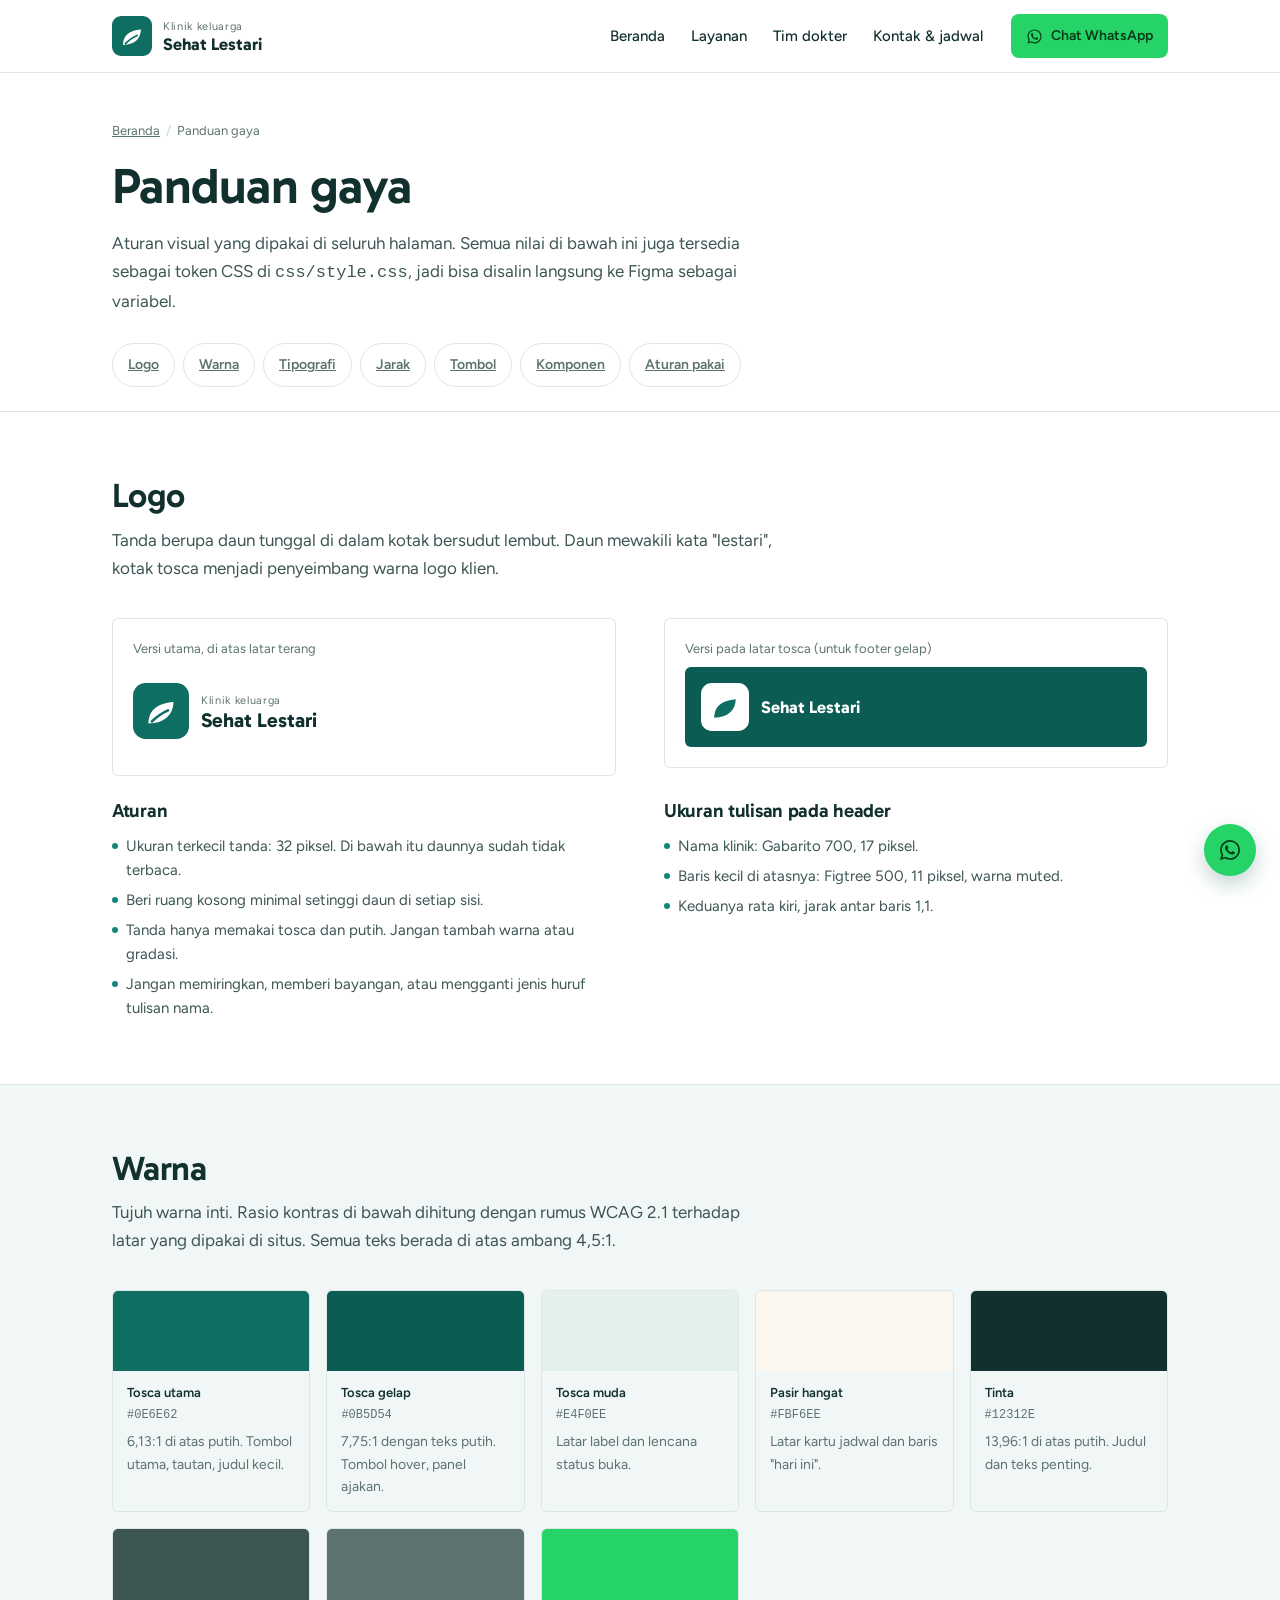
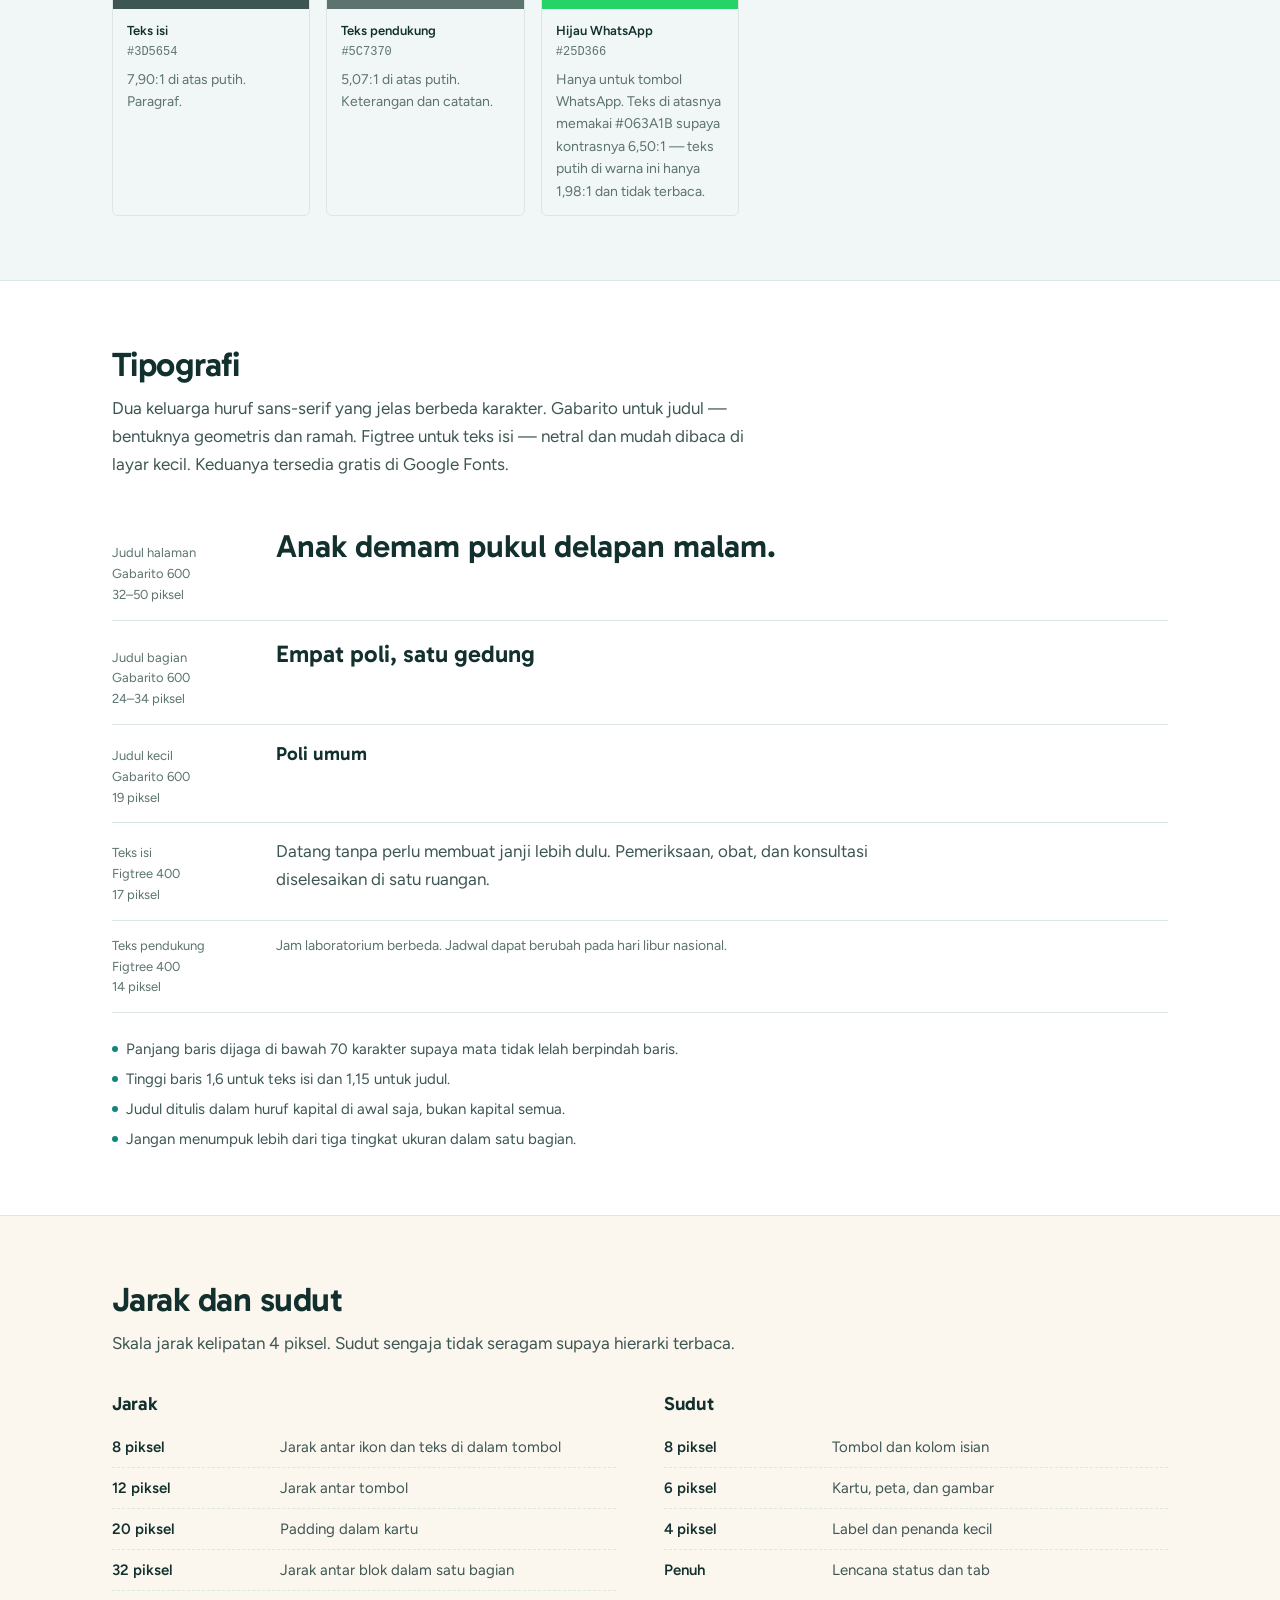
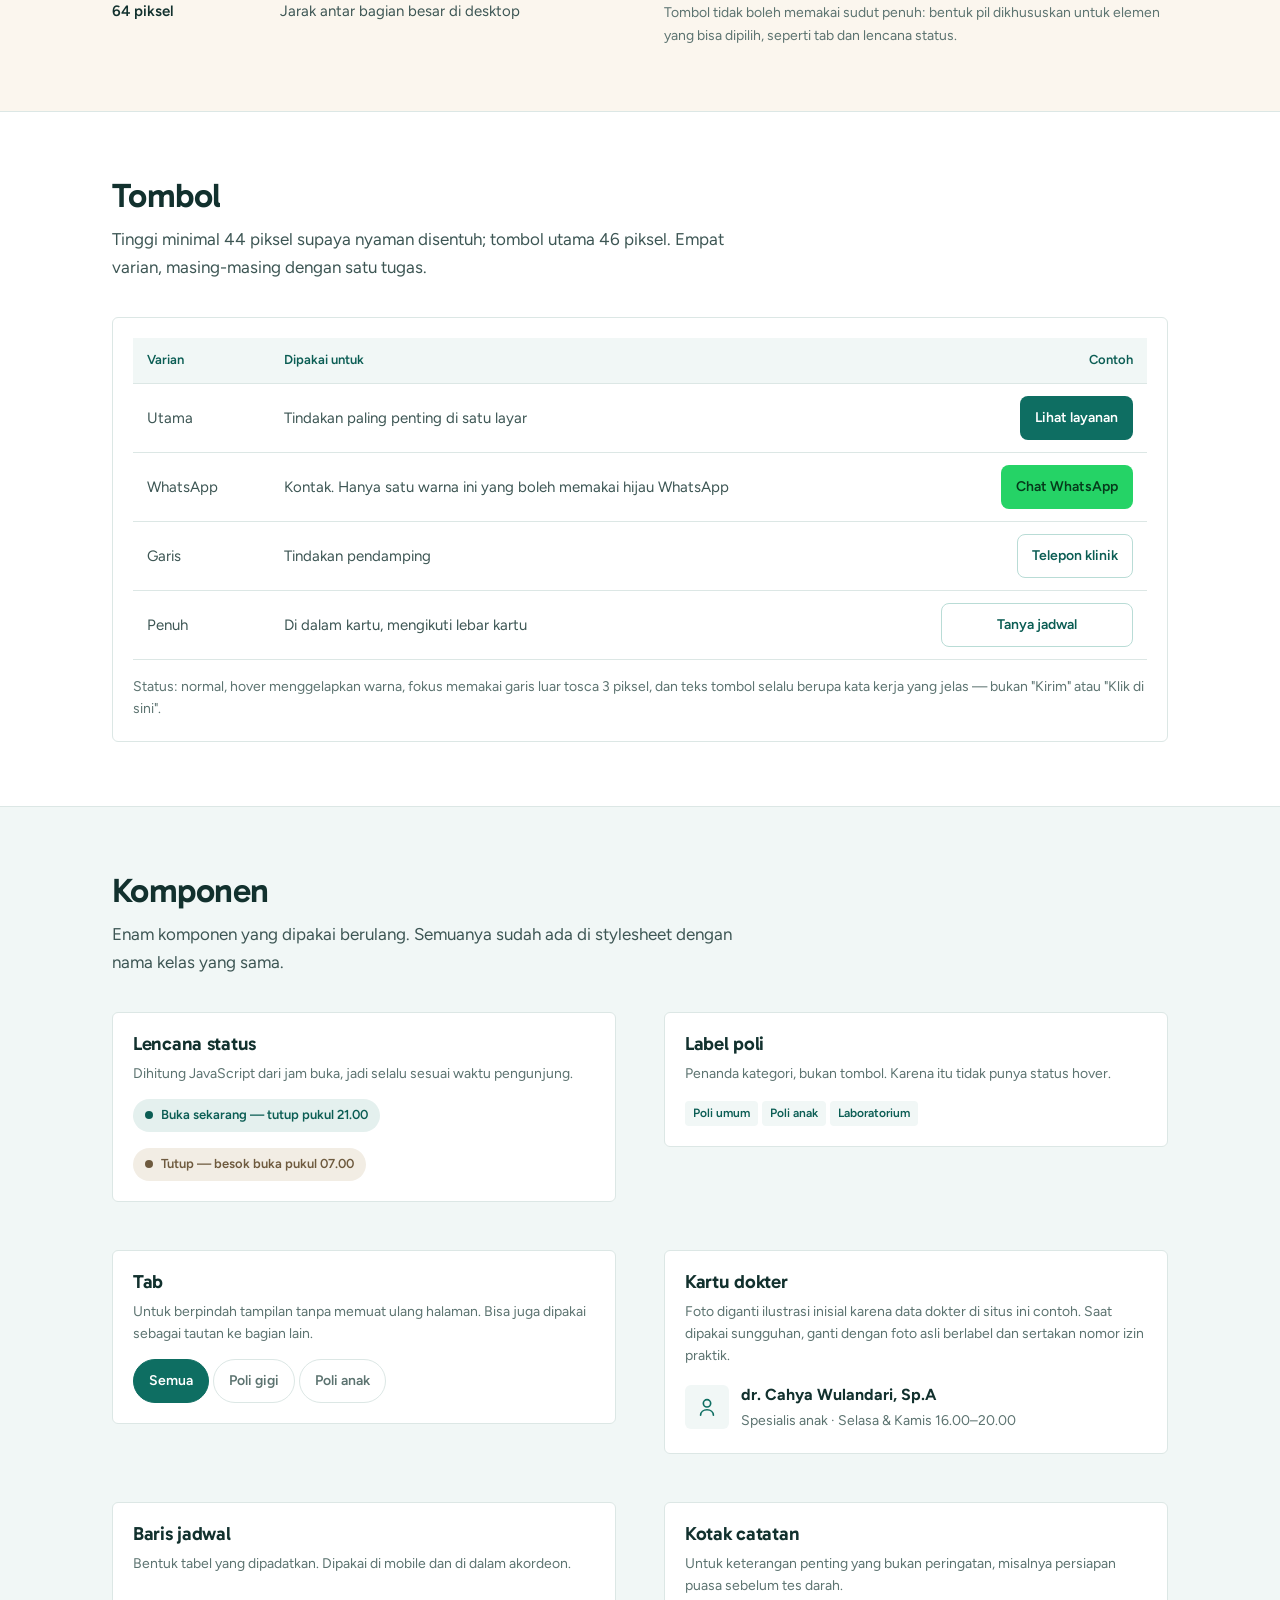
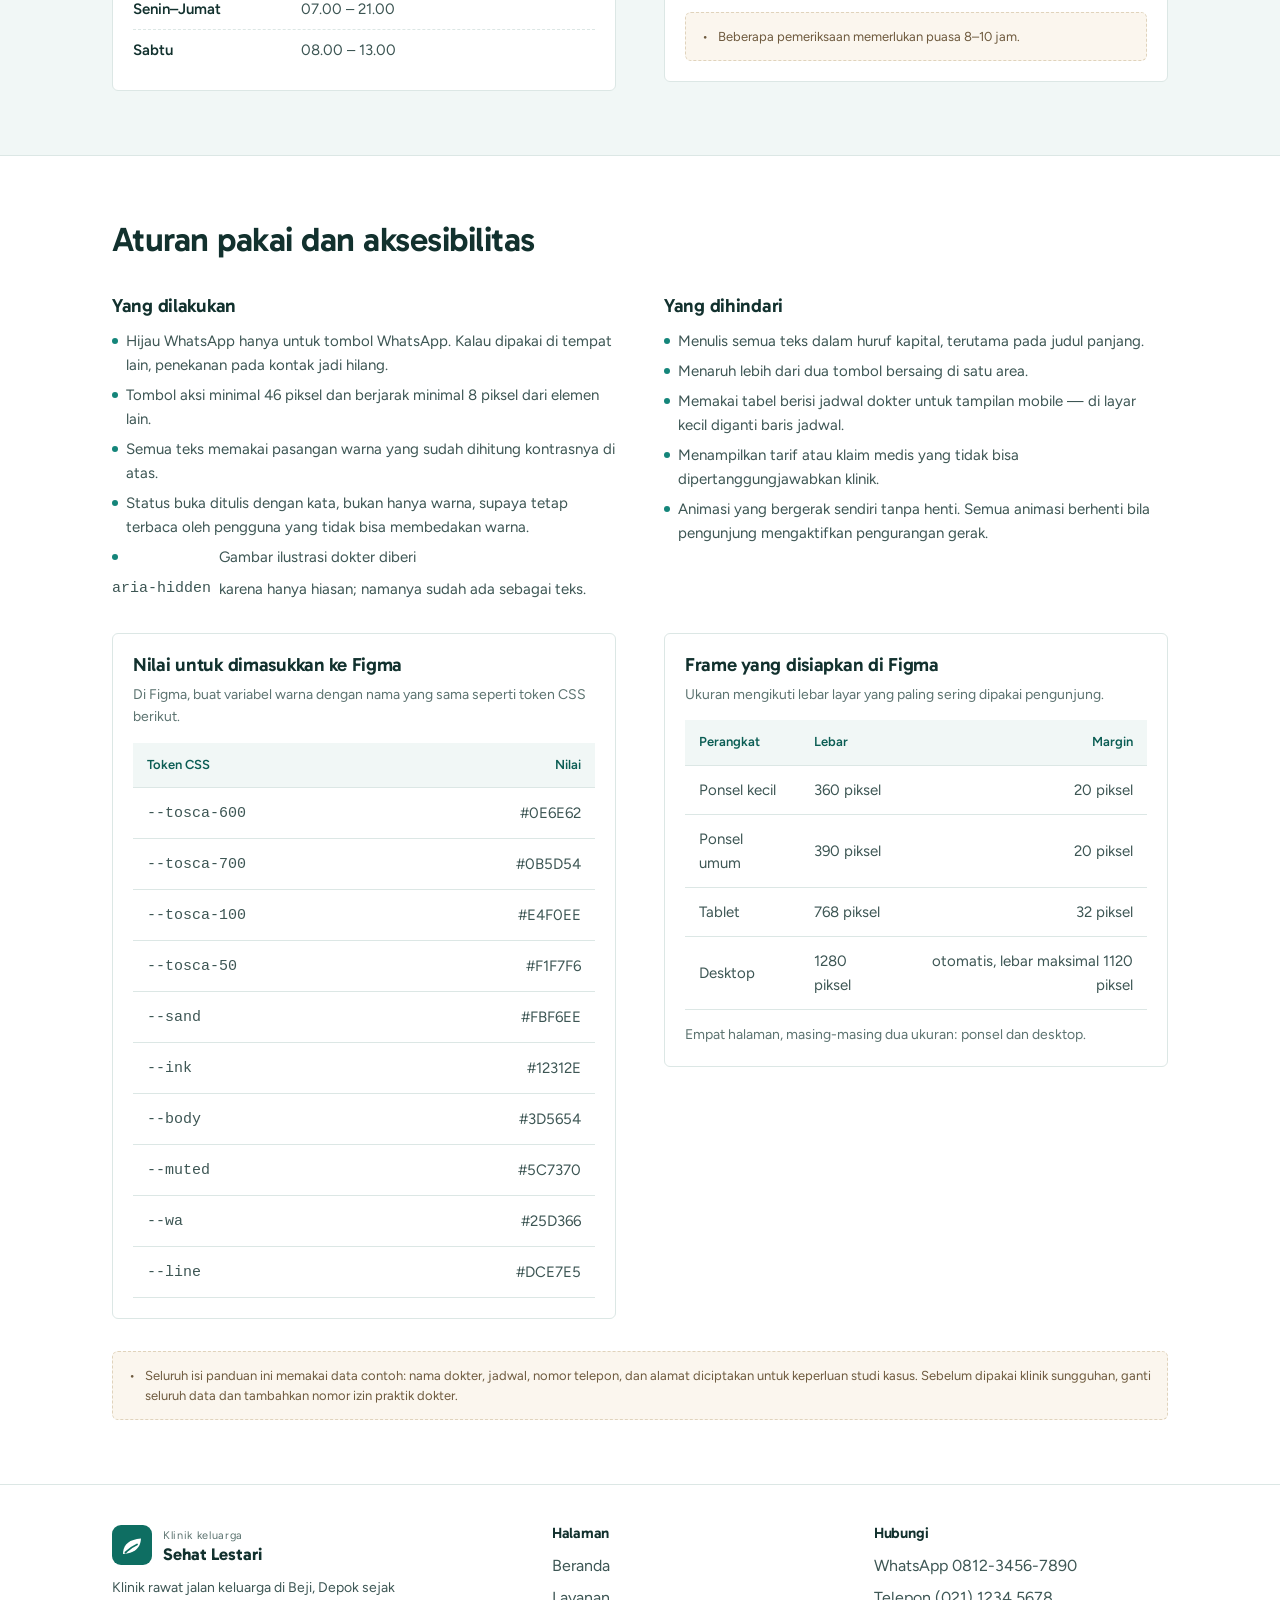
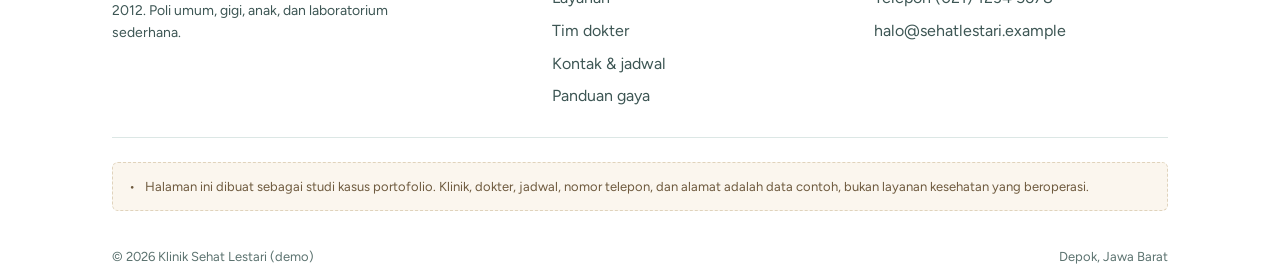
<file: style-guide.html>
<!DOCTYPE html>
<html lang="id">
<head>
<meta charset="UTF-8">
<meta name="viewport" content="width=device-width, initial-scale=1">
<title>Panduan gaya — Klinik Sehat Lestari</title>
<meta name="description" content="Panduan gaya singkat Klinik Sehat Lestari: warna, tipografi, jarak, tombol, kartu, dan aturan aksesibilitas.">
<meta name="theme-color" content="#0E6E62">
<link rel="icon" href="data:image/svg+xml,%3Csvg xmlns='http://www.w3.org/2000/svg' viewBox='0 0 40 40'%3E%3Crect width='40' height='40' rx='9' fill='%230E6E62'/%3E%3Cpath d='M11 29c0-9 5.5-14.5 18-15.5C28.5 23 22.5 28.5 11 29Z' fill='%23fff'/%3E%3C/svg%3E">
<link rel="preconnect" href="https://fonts.googleapis.com">
<link rel="preconnect" href="https://fonts.gstatic.com" crossorigin>
<link href="https://fonts.googleapis.com/css2?family=Figtree:wght@400;500;600&family=Gabarito:wght@600;700&display=swap" rel="stylesheet">
<link rel="stylesheet" href="css/style.css">
</head>
<body>

<a class="skip" href="#main">Langsung ke konten</a>

<header class="masthead">
  <div class="wrap masthead__inner">
    <a class="brand" href="index.html">
      <svg class="brand__mark" viewBox="0 0 40 40" aria-hidden="true">
        <rect width="40" height="40" rx="9" fill="#0E6E62"/>
        <path d="M11 29c0-9 5.5-14.5 18-15.5C28.5 23 22.5 28.5 11 29Z" fill="#fff"/>
        <path d="M13.5 27.5c3.5-3.5 7-6 11.5-8" stroke="#0E6E62" stroke-width="1.8" stroke-linecap="round" fill="none"/>
      </svg>
      <span>
        <span class="brand__kicker">Klinik keluarga</span>
        <span class="brand__name">Sehat Lestari</span>
      </span>
    </a>

    <nav class="nav" aria-label="Menu utama">
      <ul class="nav__links">
        <li><a class="nav__link" href="index.html">Beranda</a></li>
        <li><a class="nav__link" href="layanan.html">Layanan</a></li>
        <li><a class="nav__link" href="tim-dokter.html">Tim dokter</a></li>
        <li><a class="nav__link" href="kontak.html">Kontak &amp; jadwal</a></li>
      </ul>
      <a class="btn btn--wa btn--sm nav__cta-desktop" href="https://wa.me/6281234567890?text=Halo%20Klinik%20Sehat%20Lestari%2C%20saya%20ingin%20bertanya." target="_blank" rel="noopener noreferrer">
        <svg class="btn__icon" width="17" height="17" viewBox="0 0 24 24" fill="currentColor" aria-hidden="true"><path d="M12.04 2C6.58 2 2.13 6.45 2.13 11.91c0 1.75.46 3.46 1.32 4.96L2 22l5.25-1.38a9.9 9.9 0 0 0 4.79 1.22c5.46 0 9.91-4.45 9.91-9.91 0-2.65-1.03-5.14-2.9-7.01A9.82 9.82 0 0 0 12.04 2Zm0 18.15a8.2 8.2 0 0 1-4.19-1.15l-.3-.18-3.12.82.83-3.04-.2-.31a8.19 8.19 0 0 1-1.26-4.38c0-4.54 3.7-8.23 8.25-8.23a8.2 8.2 0 0 1 5.83 2.42 8.18 8.18 0 0 1 2.41 5.82c0 4.54-3.7 8.23-8.24 8.23Zm4.52-6.16c-.25-.12-1.47-.72-1.69-.81-.23-.08-.39-.12-.56.13-.16.24-.64.8-.78.97-.14.16-.29.18-.54.06-.25-.12-1.05-.39-2-1.23-.74-.66-1.24-1.47-1.38-1.72-.14-.25-.02-.38.11-.5.11-.11.25-.29.37-.43.13-.14.17-.25.25-.41.08-.16.04-.31-.02-.43-.06-.12-.56-1.35-.77-1.85-.2-.48-.41-.42-.56-.43h-.48c-.16 0-.43.06-.65.31-.23.25-.86.84-.86 2.05 0 1.2.88 2.37 1 2.53.12.16 1.73 2.64 4.19 3.7.59.25 1.04.4 1.4.51.59.19 1.12.16 1.55.1.47-.07 1.47-.6 1.67-1.18.21-.58.21-1.08.15-1.18-.06-.11-.22-.17-.47-.29Z"/></svg>
        Chat WhatsApp
      </a>
      <button class="burger" type="button" data-menu-toggle aria-expanded="false" aria-controls="laci" aria-label="Buka menu">
        <span></span><span></span><span></span>
      </button>
    </nav>
  </div>

  <div class="drawer" id="laci" data-drawer>
    <a class="drawer__link" href="index.html">Beranda</a>
    <a class="drawer__link" href="layanan.html">Layanan</a>
    <a class="drawer__link" href="tim-dokter.html">Tim dokter</a>
    <a class="drawer__link" href="kontak.html">Kontak &amp; jadwal</a>
    <div class="drawer__cta">
      <a class="btn btn--wa btn--block" href="https://wa.me/6281234567890?text=Halo%20Klinik%20Sehat%20Lestari%2C%20saya%20ingin%20bertanya." target="_blank" rel="noopener noreferrer">Chat WhatsApp</a>
    </div>
  </div>
</header>

<main id="main">

  <section class="wrap" style="padding-block: clamp(2rem, 4vw, 3rem) 0;">
    <ol class="breadcrumb">
      <li><a href="index.html">Beranda</a></li>
      <li>Panduan gaya</li>
    </ol>
    <h1>Panduan gaya</h1>
    <p class="lead" style="margin-top:.875rem;">
      Aturan visual yang dipakai di seluruh halaman. Semua nilai di bawah ini juga tersedia sebagai
      token CSS di <code>css/style.css</code>, jadi bisa disalin langsung ke Figma sebagai variabel.
    </p>

    <nav class="tabs" aria-label="Isi panduan" style="margin-top:1.75rem;">
      <a class="tab" href="#logo">Logo</a>
      <a class="tab" href="#warna">Warna</a>
      <a class="tab" href="#tipografi">Tipografi</a>
      <a class="tab" href="#jarak">Jarak</a>
      <a class="tab" href="#tombol">Tombol</a>
      <a class="tab" href="#komponen">Komponen</a>
      <a class="tab" href="#aturan">Aturan pakai</a>
    </nav>
  </section>

  <!-- ============ Logo ============ -->
  <section class="band" id="logo" aria-labelledby="judul-logo">
    <div class="wrap">
      <div class="section-head">
        <h2 id="judul-logo">Logo</h2>
        <p class="lead">Tanda berupa daun tunggal di dalam kotak bersudut lembut. Daun mewakili kata "lestari", kotak tosca menjadi penyeimbang warna logo klien.</p>
      </div>

      <div class="split split--even">
        <div class="tile">
          <div class="tile__body">
            <p class="spec__label">Versi utama, di atas latar terang</p>
            <div style="display:flex; align-items:center; gap:.75rem; padding:1rem 0;">
              <svg width="56" height="56" viewBox="0 0 40 40" aria-hidden="true">
                <rect width="40" height="40" rx="9" fill="#0E6E62"/>
                <path d="M11 29c0-9 5.5-14.5 18-15.5C28.5 23 22.5 28.5 11 29Z" fill="#fff"/>
                <path d="M13.5 27.5c3.5-3.5 7-6 11.5-8" stroke="#0E6E62" stroke-width="1.8" stroke-linecap="round" fill="none"/>
              </svg>
              <span>
                <span class="brand__kicker">Klinik keluarga</span>
                <span class="brand__name" style="font-size:1.25rem;">Sehat Lestari</span>
              </span>
            </div>
          </div>
        </div>

        <div class="tile">
          <div class="tile__body">
            <p class="spec__label">Versi pada latar tosca (untuk footer gelap)</p>
            <div style="display:flex; align-items:center; gap:.75rem; padding:1rem; background:#0B5D54; border-radius:6px;">
              <svg width="48" height="48" viewBox="0 0 40 40" aria-hidden="true">
                <rect width="40" height="40" rx="9" fill="#FFFFFF"/>
                <path d="M11 29c0-9 5.5-14.5 18-15.5C28.5 23 22.5 28.5 11 29Z" fill="#0E6E62"/>
              </svg>
              <span style="color:#fff; font-family:Gabarito, sans-serif; font-weight:700; font-size:1.0625rem;">Sehat Lestari</span>
            </div>
          </div>
        </div>
      </div>

      <div class="split split--even" style="margin-top:1.5rem;">
        <div>
          <h3>Aturan</h3>
          <ul class="checks" style="margin-top:.75rem;">
            <li>Ukuran terkecil tanda: 32 piksel. Di bawah itu daunnya sudah tidak terbaca.</li>
            <li>Beri ruang kosong minimal setinggi daun di setiap sisi.</li>
            <li>Tanda hanya memakai tosca dan putih. Jangan tambah warna atau gradasi.</li>
            <li>Jangan memiringkan, memberi bayangan, atau mengganti jenis huruf tulisan nama.</li>
          </ul>
        </div>
        <div>
          <h3>Ukuran tulisan pada header</h3>
          <ul class="checks" style="margin-top:.75rem;">
            <li>Nama klinik: Gabarito 700, 17 piksel.</li>
            <li>Baris kecil di atasnya: Figtree 500, 11 piksel, warna muted.</li>
            <li>Keduanya rata kiri, jarak antar baris 1,1.</li>
          </ul>
        </div>
      </div>
    </div>
  </section>

  <!-- ============ Warna ============ -->
  <section class="band band--tint" id="warna" aria-labelledby="judul-warna">
    <div class="wrap">
      <div class="section-head">
        <h2 id="judul-warna">Warna</h2>
        <p class="lead">
          Tujuh warna inti. Rasio kontras di bawah dihitung dengan rumus WCAG 2.1 terhadap latar
          yang dipakai di situs. Semua teks berada di atas ambang 4,5:1.
        </p>
      </div>

      <div class="swatches">
        <div class="swatch">
          <div class="swatch__chip" style="background:#0E6E62;"></div>
          <div class="swatch__meta">
            <div class="swatch__name">Tosca utama</div>
            <code>#0E6E62</code>
            <p class="small muted" style="margin-top:.375rem;">6,13:1 di atas putih. Tombol utama, tautan, judul kecil.</p>
          </div>
        </div>

        <div class="swatch">
          <div class="swatch__chip" style="background:#0B5D54;"></div>
          <div class="swatch__meta">
            <div class="swatch__name">Tosca gelap</div>
            <code>#0B5D54</code>
            <p class="small muted" style="margin-top:.375rem;">7,75:1 dengan teks putih. Tombol hover, panel ajakan.</p>
          </div>
        </div>

        <div class="swatch">
          <div class="swatch__chip" style="background:#E4F0EE;"></div>
          <div class="swatch__meta">
            <div class="swatch__name">Tosca muda</div>
            <code>#E4F0EE</code>
            <p class="small muted" style="margin-top:.375rem;">Latar label dan lencana status buka.</p>
          </div>
        </div>

        <div class="swatch">
          <div class="swatch__chip" style="background:#FBF6EE;"></div>
          <div class="swatch__meta">
            <div class="swatch__name">Pasir hangat</div>
            <code>#FBF6EE</code>
            <p class="small muted" style="margin-top:.375rem;">Latar kartu jadwal dan baris "hari ini".</p>
          </div>
        </div>

        <div class="swatch">
          <div class="swatch__chip" style="background:#12312E;"></div>
          <div class="swatch__meta">
            <div class="swatch__name">Tinta</div>
            <code>#12312E</code>
            <p class="small muted" style="margin-top:.375rem;">13,96:1 di atas putih. Judul dan teks penting.</p>
          </div>
        </div>

        <div class="swatch">
          <div class="swatch__chip" style="background:#3D5654;"></div>
          <div class="swatch__meta">
            <div class="swatch__name">Teks isi</div>
            <code>#3D5654</code>
            <p class="small muted" style="margin-top:.375rem;">7,90:1 di atas putih. Paragraf.</p>
          </div>
        </div>

        <div class="swatch">
          <div class="swatch__chip" style="background:#5C7370;"></div>
          <div class="swatch__meta">
            <div class="swatch__name">Teks pendukung</div>
            <code>#5C7370</code>
            <p class="small muted" style="margin-top:.375rem;">5,07:1 di atas putih. Keterangan dan catatan.</p>
          </div>
        </div>

        <div class="swatch">
          <div class="swatch__chip" style="background:#25D366;"></div>
          <div class="swatch__meta">
            <div class="swatch__name">Hijau WhatsApp</div>
            <code>#25D366</code>
            <p class="small muted" style="margin-top:.375rem;">Hanya untuk tombol WhatsApp. Teks di atasnya memakai #063A1B supaya kontrasnya 6,50:1 — teks putih di warna ini hanya 1,98:1 dan tidak terbaca.</p>
          </div>
        </div>
      </div>
    </div>
  </section>

  <!-- ============ Tipografi ============ -->
  <section class="band" id="tipografi" aria-labelledby="judul-tipografi">
    <div class="wrap">
      <div class="section-head">
        <h2 id="judul-tipografi">Tipografi</h2>
        <p class="lead">
          Dua keluarga huruf sans-serif yang jelas berbeda karakter. Gabarito untuk judul — bentuknya
          geometris dan ramah. Figtree untuk teks isi — netral dan mudah dibaca di layar kecil.
          Keduanya tersedia gratis di Google Fonts.
        </p>
      </div>

      <div class="type-row">
        <span>Judul halaman<br>Gabarito 600<br>32–50 piksel</span>
        <p style="font-family:Gabarito, sans-serif; font-size:2rem; font-weight:600; color:#12312E; margin:0; line-height:1.15;">Anak demam pukul delapan malam.</p>
      </div>

      <div class="type-row">
        <span>Judul bagian<br>Gabarito 600<br>24–34 piksel</span>
        <p style="font-family:Gabarito, sans-serif; font-size:1.5rem; font-weight:600; color:#12312E; margin:0;">Empat poli, satu gedung</p>
      </div>

      <div class="type-row">
        <span>Judul kecil<br>Gabarito 600<br>19 piksel</span>
        <p style="font-family:Gabarito, sans-serif; font-size:1.1875rem; font-weight:600; color:#12312E; margin:0;">Poli umum</p>
      </div>

      <div class="type-row">
        <span>Teks isi<br>Figtree 400<br>17 piksel</span>
        <p class="lead" style="margin:0;">Datang tanpa perlu membuat janji lebih dulu. Pemeriksaan, obat, dan konsultasi diselesaikan di satu ruangan.</p>
      </div>

      <div class="type-row">
        <span>Teks pendukung<br>Figtree 400<br>14 piksel</span>
        <p class="small muted" style="margin:0;">Jam laboratorium berbeda. Jadwal dapat berubah pada hari libur nasional.</p>
      </div>

      <ul class="checks" style="margin-top:1.5rem;">
        <li>Panjang baris dijaga di bawah 70 karakter supaya mata tidak lelah berpindah baris.</li>
        <li>Tinggi baris 1,6 untuk teks isi dan 1,15 untuk judul.</li>
        <li>Judul ditulis dalam huruf kapital di awal saja, bukan kapital semua.</li>
        <li>Jangan menumpuk lebih dari tiga tingkat ukuran dalam satu bagian.</li>
      </ul>
    </div>
  </section>

  <!-- ============ Jarak ============ -->
  <section class="band band--sand" id="jarak" aria-labelledby="judul-jarak">
    <div class="wrap">
      <div class="section-head">
        <h2 id="judul-jarak">Jarak dan sudut</h2>
        <p class="lead">Skala jarak kelipatan 4 piksel. Sudut sengaja tidak seragam supaya hierarki terbaca.</p>
      </div>

      <div class="split split--even">
        <div>
          <h3>Jarak</h3>
          <div class="sch" style="margin-top:.75rem;">
            <div class="sch__row"><span class="sch__day">8 piksel</span><span>Jarak antar ikon dan teks di dalam tombol</span></div>
            <div class="sch__row"><span class="sch__day">12 piksel</span><span>Jarak antar tombol</span></div>
            <div class="sch__row"><span class="sch__day">20 piksel</span><span>Padding dalam kartu</span></div>
            <div class="sch__row"><span class="sch__day">32 piksel</span><span>Jarak antar blok dalam satu bagian</span></div>
            <div class="sch__row"><span class="sch__day">64 piksel</span><span>Jarak antar bagian besar di desktop</span></div>
          </div>
        </div>
        <div>
          <h3>Sudut</h3>
          <div class="sch" style="margin-top:.75rem;">
            <div class="sch__row"><span class="sch__day">8 piksel</span><span>Tombol dan kolom isian</span></div>
            <div class="sch__row"><span class="sch__day">6 piksel</span><span>Kartu, peta, dan gambar</span></div>
            <div class="sch__row"><span class="sch__day">4 piksel</span><span>Label dan penanda kecil</span></div>
            <div class="sch__row"><span class="sch__day">Penuh</span><span>Lencana status dan tab</span></div>
          </div>
          <p class="small muted" style="margin-top:.75rem;">Tombol tidak boleh memakai sudut penuh: bentuk pil dikhususkan untuk elemen yang bisa dipilih, seperti tab dan lencana status.</p>
        </div>
      </div>
    </div>
  </section>

  <!-- ============ Tombol ============ -->
  <section class="band" id="tombol" aria-labelledby="judul-tombol">
    <div class="wrap">
      <div class="section-head">
        <h2 id="judul-tombol">Tombol</h2>
        <p class="lead">Tinggi minimal 44 piksel supaya nyaman disentuh; tombol utama 46 piksel. Empat varian, masing-masing dengan satu tugas.</p>
      </div>

      <div class="tile">
        <div class="tile__body">
          <table class="table">
            <thead>
              <tr><th scope="col">Varian</th><th scope="col">Dipakai untuk</th><th scope="col">Contoh</th></tr>
            </thead>
            <tbody>
              <tr>
                <td>Utama</td>
                <td>Tindakan paling penting di satu layar</td>
                <td><span class="btn btn--primary btn--sm">Lihat layanan</span></td>
              </tr>
              <tr>
                <td>WhatsApp</td>
                <td>Kontak. Hanya satu warna ini yang boleh memakai hijau WhatsApp</td>
                <td><span class="btn btn--wa btn--sm">Chat WhatsApp</span></td>
              </tr>
              <tr>
                <td>Garis</td>
                <td>Tindakan pendamping</td>
                <td><span class="btn btn--ghost btn--sm">Telepon klinik</span></td>
              </tr>
              <tr>
                <td>Penuh</td>
                <td>Di dalam kartu, mengikuti lebar kartu</td>
                <td><span class="btn btn--ghost btn--sm btn--block" style="max-width:12rem;">Tanya jadwal</span></td>
              </tr>
            </tbody>
          </table>
          <p class="small muted" style="margin-top:1rem;">
            Status: normal, hover menggelapkan warna, fokus memakai garis luar tosca 3 piksel,
            dan teks tombol selalu berupa kata kerja yang jelas — bukan "Kirim" atau "Klik di sini".
          </p>
        </div>
      </div>
    </div>
  </section>

  <!-- ============ Komponen ============ -->
  <section class="band band--tint" id="komponen" aria-labelledby="judul-komponen">
    <div class="wrap">
      <div class="section-head">
        <h2 id="judul-komponen">Komponen</h2>
        <p class="lead">Enam komponen yang dipakai berulang. Semuanya sudah ada di stylesheet dengan nama kelas yang sama.</p>
      </div>

      <div class="split split--even">
        <div class="tile">
          <div class="tile__body">
            <h3>Lencana status</h3>
            <p class="small muted" style="margin:.5rem 0 .875rem;">Dihitung JavaScript dari jam buka, jadi selalu sesuai waktu pengunjung.</p>
            <p><span class="status status--open"><span class="status__dot" aria-hidden="true"></span>Buka sekarang — tutup pukul 21.00</span></p>
            <p style="margin-top:.625rem;"><span class="status status--closed"><span class="status__dot" aria-hidden="true"></span>Tutup — besok buka pukul 07.00</span></p>
          </div>
        </div>

        <div class="tile">
          <div class="tile__body">
            <h3>Label poli</h3>
            <p class="small muted" style="margin:.5rem 0 .875rem;">Penanda kategori, bukan tombol. Karena itu tidak punya status hover.</p>
            <p><span class="tag">Poli umum</span> <span class="tag">Poli anak</span> <span class="tag">Laboratorium</span></p>
          </div>
        </div>

        <div class="tile">
          <div class="tile__body">
            <h3>Tab</h3>
            <p class="small muted" style="margin:.5rem 0 .875rem;">Untuk berpindah tampilan tanpa memuat ulang halaman. Bisa juga dipakai sebagai tautan ke bagian lain.</p>
            <p><span class="tab tab--active">Semua</span> <span class="tab">Poli gigi</span> <span class="tab">Poli anak</span></p>
          </div>
        </div>

        <div class="tile">
          <div class="tile__body">
            <h3>Kartu dokter</h3>
            <p class="small muted" style="margin:.5rem 0 .875rem;">Foto diganti ilustrasi inisial karena data dokter di situs ini contoh. Saat dipakai sungguhan, ganti dengan foto asli berlabel dan sertakan nomor izin praktik.</p>
            <div style="display:flex; align-items:center; gap:.75rem;">
              <span class="icon-box" aria-hidden="true">
                <svg width="22" height="22" viewBox="0 0 24 24" fill="none" stroke="currentColor" stroke-width="1.8" stroke-linecap="round"><circle cx="12" cy="8" r="4"/><path d="M5 21c0-3.6 3.1-6 7-6s7 2.4 7 6"/></svg>
              </span>
              <span><strong style="color:#12312E; display:block;">dr. Cahya Wulandari, Sp.A</strong><span class="small muted">Spesialis anak · Selasa &amp; Kamis 16.00–20.00</span></span>
            </div>
          </div>
        </div>

        <div class="tile">
          <div class="tile__body">
            <h3>Baris jadwal</h3>
            <p class="small muted" style="margin:.5rem 0 .875rem;">Bentuk tabel yang dipadatkan. Dipakai di mobile dan di dalam akordeon.</p>
            <div class="sch">
              <div class="sch__row" data-day="1"><span class="sch__day">Senin–Jumat</span><span>07.00 – 21.00</span></div>
              <div class="sch__row"><span class="sch__day">Sabtu</span><span>08.00 – 13.00</span></div>
            </div>
          </div>
        </div>

        <div class="tile">
          <div class="tile__body">
            <h3>Kotak catatan</h3>
            <p class="small muted" style="margin:.5rem 0 .875rem;">Untuk keterangan penting yang bukan peringatan, misalnya persiapan puasa sebelum tes darah.</p>
            <p class="demo-note"><span aria-hidden="true">•</span><span>Beberapa pemeriksaan memerlukan puasa 8–10 jam.</span></p>
          </div>
        </div>
      </div>
    </div>
  </section>

  <!-- ============ Aturan pakai ============ -->
  <section class="band" id="aturan" aria-labelledby="judul-aturan">
    <div class="wrap">
      <div class="section-head">
        <h2 id="judul-aturan">Aturan pakai dan aksesibilitas</h2>
      </div>

      <div class="split split--even">
        <div>
          <h3>Yang dilakukan</h3>
          <ul class="checks" style="margin-top:.75rem;">
            <li>Hijau WhatsApp hanya untuk tombol WhatsApp. Kalau dipakai di tempat lain, penekanan pada kontak jadi hilang.</li>
            <li>Tombol aksi minimal 46 piksel dan berjarak minimal 8 piksel dari elemen lain.</li>
            <li>Semua teks memakai pasangan warna yang sudah dihitung kontrasnya di atas.</li>
            <li>Status buka ditulis dengan kata, bukan hanya warna, supaya tetap terbaca oleh pengguna yang tidak bisa membedakan warna.</li>
            <li>Gambar ilustrasi dokter diberi <code>aria-hidden</code> karena hanya hiasan; namanya sudah ada sebagai teks.</li>
          </ul>
        </div>
        <div>
          <h3>Yang dihindari</h3>
          <ul class="checks" style="margin-top:.75rem;">
            <li>Menulis semua teks dalam huruf kapital, terutama pada judul panjang.</li>
            <li>Menaruh lebih dari dua tombol bersaing di satu area.</li>
            <li>Memakai tabel berisi jadwal dokter untuk tampilan mobile — di layar kecil diganti baris jadwal.</li>
            <li>Menampilkan tarif atau klaim medis yang tidak bisa dipertanggungjawabkan klinik.</li>
            <li>Animasi yang bergerak sendiri tanpa henti. Semua animasi berhenti bila pengunjung mengaktifkan pengurangan gerak.</li>
          </ul>
        </div>
      </div>

      <div class="split split--even" style="margin-top:2rem;">
        <div class="tile">
          <div class="tile__body">
            <h3>Nilai untuk dimasukkan ke Figma</h3>
            <p class="small muted" style="margin:.5rem 0 .875rem;">Di Figma, buat variabel warna dengan nama yang sama seperti token CSS berikut.</p>
            <table class="table">
              <thead><tr><th scope="col">Token CSS</th><th scope="col">Nilai</th></tr></thead>
              <tbody>
                <tr><td><code>--tosca-600</code></td><td>#0E6E62</td></tr>
                <tr><td><code>--tosca-700</code></td><td>#0B5D54</td></tr>
                <tr><td><code>--tosca-100</code></td><td>#E4F0EE</td></tr>
                <tr><td><code>--tosca-50</code></td><td>#F1F7F6</td></tr>
                <tr><td><code>--sand</code></td><td>#FBF6EE</td></tr>
                <tr><td><code>--ink</code></td><td>#12312E</td></tr>
                <tr><td><code>--body</code></td><td>#3D5654</td></tr>
                <tr><td><code>--muted</code></td><td>#5C7370</td></tr>
                <tr><td><code>--wa</code></td><td>#25D366</td></tr>
                <tr><td><code>--line</code></td><td>#DCE7E5</td></tr>
              </tbody>
            </table>
          </div>
        </div>
        <div class="tile">
          <div class="tile__body">
            <h3>Frame yang disiapkan di Figma</h3>
            <p class="small muted" style="margin:.5rem 0 .875rem;">Ukuran mengikuti lebar layar yang paling sering dipakai pengunjung.</p>
            <table class="table">
              <thead><tr><th scope="col">Perangkat</th><th scope="col">Lebar</th><th scope="col">Margin</th></tr></thead>
              <tbody>
                <tr><td>Ponsel kecil</td><td>360 piksel</td><td>20 piksel</td></tr>
                <tr><td>Ponsel umum</td><td>390 piksel</td><td>20 piksel</td></tr>
                <tr><td>Tablet</td><td>768 piksel</td><td>32 piksel</td></tr>
                <tr><td>Desktop</td><td>1280 piksel</td><td>otomatis, lebar maksimal 1120 piksel</td></tr>
              </tbody>
            </table>
            <p class="small muted" style="margin-top:.875rem;">Empat halaman, masing-masing dua ukuran: ponsel dan desktop.</p>
          </div>
        </div>
      </div>

      <p class="demo-note" style="margin-top:2rem;">
        <span aria-hidden="true">•</span>
        <span>
          Seluruh isi panduan ini memakai data contoh: nama dokter, jadwal, nomor telepon, dan alamat
          diciptakan untuk keperluan studi kasus. Sebelum dipakai klinik sungguhan, ganti seluruh data
          dan tambahkan nomor izin praktik dokter.
        </span>
      </p>
    </div>
  </section>

</main>

<footer class="foot">
  <div class="wrap">
    <div class="foot__grid">
      <div>
        <a class="brand" href="index.html">
          <svg class="brand__mark" viewBox="0 0 40 40" aria-hidden="true">
            <rect width="40" height="40" rx="9" fill="#0E6E62"/>
            <path d="M11 29c0-9 5.5-14.5 18-15.5C28.5 23 22.5 28.5 11 29Z" fill="#fff"/>
            <path d="M13.5 27.5c3.5-3.5 7-6 11.5-8" stroke="#0E6E62" stroke-width="1.8" stroke-linecap="round" fill="none"/>
          </svg>
          <span>
            <span class="brand__kicker">Klinik keluarga</span>
            <span class="brand__name">Sehat Lestari</span>
          </span>
        </a>
        <p class="small" style="margin-top:.75rem; max-width:34ch;">Klinik rawat jalan keluarga di Beji, Depok sejak 2012. Poli umum, gigi, anak, dan laboratorium sederhana.</p>
      </div>
      <div>
        <h3>Halaman</h3>
        <ul>
          <li><a href="index.html">Beranda</a></li>
          <li><a href="layanan.html">Layanan</a></li>
          <li><a href="tim-dokter.html">Tim dokter</a></li>
          <li><a href="kontak.html">Kontak &amp; jadwal</a></li>
          <li><a href="style-guide.html">Panduan gaya</a></li>
        </ul>
      </div>
      <div>
        <h3>Hubungi</h3>
        <ul>
          <li><a href="https://wa.me/6281234567890?text=Halo%20Klinik%20Sehat%20Lestari%2C%20saya%20ingin%20bertanya." target="_blank" rel="noopener noreferrer">WhatsApp 0812-3456-7890</a></li>
          <li><a href="tel:+622112345678">Telepon (021) 1234 5678</a></li>
          <li><a href="mailto:halo@sehatlestari.example">halo@sehatlestari.example</a></li>
        </ul>
      </div>
    </div>

    <p class="demo-note" style="margin-top:1.5rem;">
      <span aria-hidden="true">•</span>
      <span>Halaman ini dibuat sebagai studi kasus portofolio. Klinik, dokter, jadwal, nomor telepon, dan alamat adalah data contoh, bukan layanan kesehatan yang beroperasi.</span>
    </p>

    <div class="foot__bottom">
      <span>© 2026 Klinik Sehat Lestari (demo)</span>
      <span>Depok, Jawa Barat</span>
    </div>
  </div>
</footer>

<a class="fab" href="https://wa.me/6281234567890?text=Halo%20Klinik%20Sehat%20Lestari%2C%20saya%20ingin%20bertanya." target="_blank" rel="noopener noreferrer" aria-label="Chat WhatsApp">
  <svg width="24" height="24" viewBox="0 0 24 24" fill="currentColor" aria-hidden="true"><path d="M12.04 2C6.58 2 2.13 6.45 2.13 11.91c0 1.75.46 3.46 1.32 4.96L2 22l5.25-1.38a9.9 9.9 0 0 0 4.79 1.22c5.46 0 9.91-4.45 9.91-9.91 0-2.65-1.03-5.14-2.9-7.01A9.82 9.82 0 0 0 12.04 2Zm0 18.15a8.2 8.2 0 0 1-4.19-1.15l-.3-.18-3.12.82.83-3.04-.2-.31a8.19 8.19 0 0 1-1.26-4.38c0-4.54 3.7-8.23 8.25-8.23a8.2 8.2 0 0 1 5.83 2.42 8.18 8.18 0 0 1 2.41 5.82c0 4.54-3.7 8.23-8.24 8.23Zm4.52-6.16c-.25-.12-1.47-.72-1.69-.81-.23-.08-.39-.12-.56.13-.16.24-.64.8-.78.97-.14.16-.29.18-.54.06-.25-.12-1.05-.39-2-1.23-.74-.66-1.24-1.47-1.38-1.72-.14-.25-.02-.38.11-.5.11-.11.25-.29.37-.43.13-.14.17-.25.25-.41.08-.16.04-.31-.02-.43-.06-.12-.56-1.35-.77-1.85-.2-.48-.41-.42-.56-.43h-.48c-.16 0-.43.06-.65.31-.23.25-.86.84-.86 2.05 0 1.2.88 2.37 1 2.53.12.16 1.73 2.64 4.19 3.7.59.25 1.04.4 1.4.51.59.19 1.12.16 1.55.1.47-.07 1.47-.6 1.67-1.18.21-.58.21-1.08.15-1.18-.06-.11-.22-.17-.47-.29Z"/></svg>
</a>

<div class="actionbar">
  <a class="btn btn--ghost" href="tel:+622112345678">
    <svg class="btn__icon" width="17" height="17" viewBox="0 0 24 24" fill="none" stroke="currentColor" stroke-width="1.9" stroke-linecap="round" aria-hidden="true"><path d="M6 3h3l2 5-2.5 1.5a12 12 0 0 0 6 6L16 13l5 2v3a2 2 0 0 1-2.2 2A16.8 16.8 0 0 1 4 5.2A2 2 0 0 1 6 3Z"/></svg>
    Telepon
  </a>
  <a class="btn btn--wa" href="https://wa.me/6281234567890?text=Halo%20Klinik%20Sehat%20Lestari%2C%20saya%20ingin%20bertanya." target="_blank" rel="noopener noreferrer">Chat WhatsApp</a>
</div>

<script src="js/main.js" defer></script>
</body>
</html>
</file>
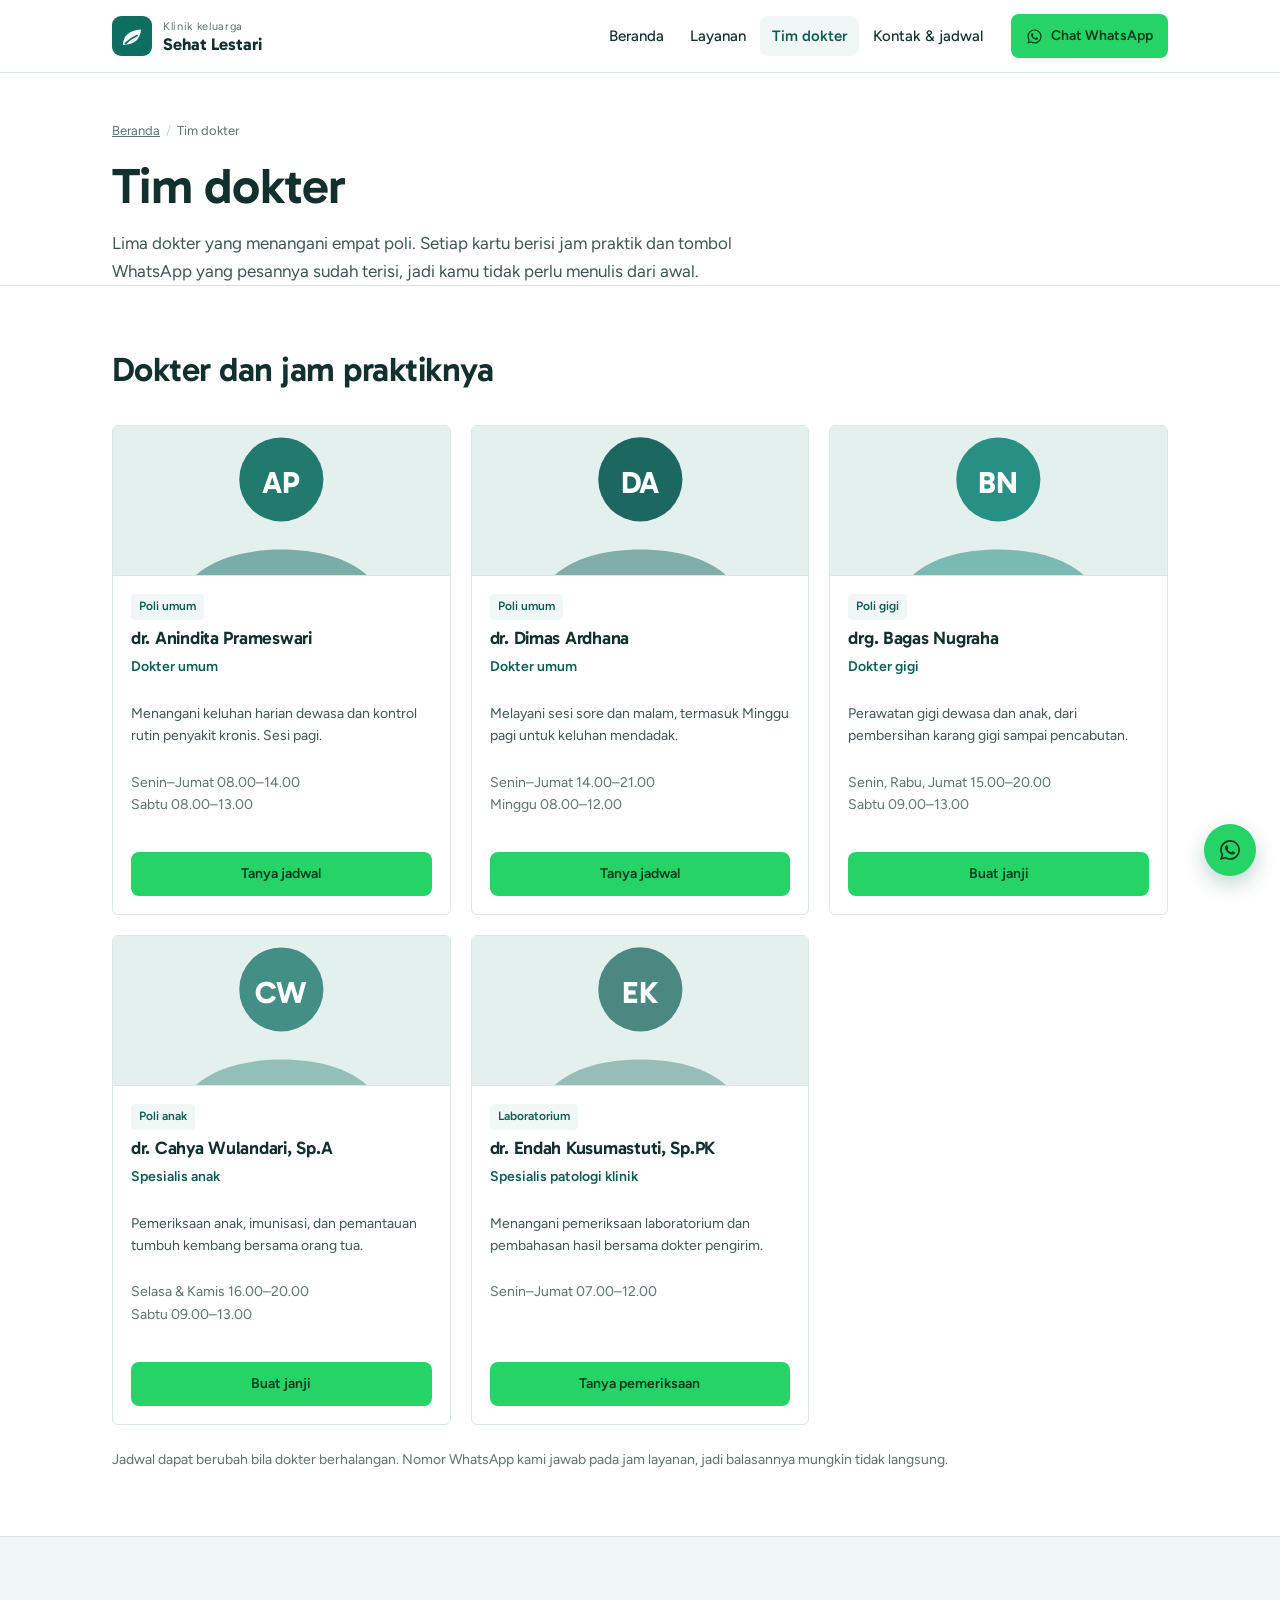
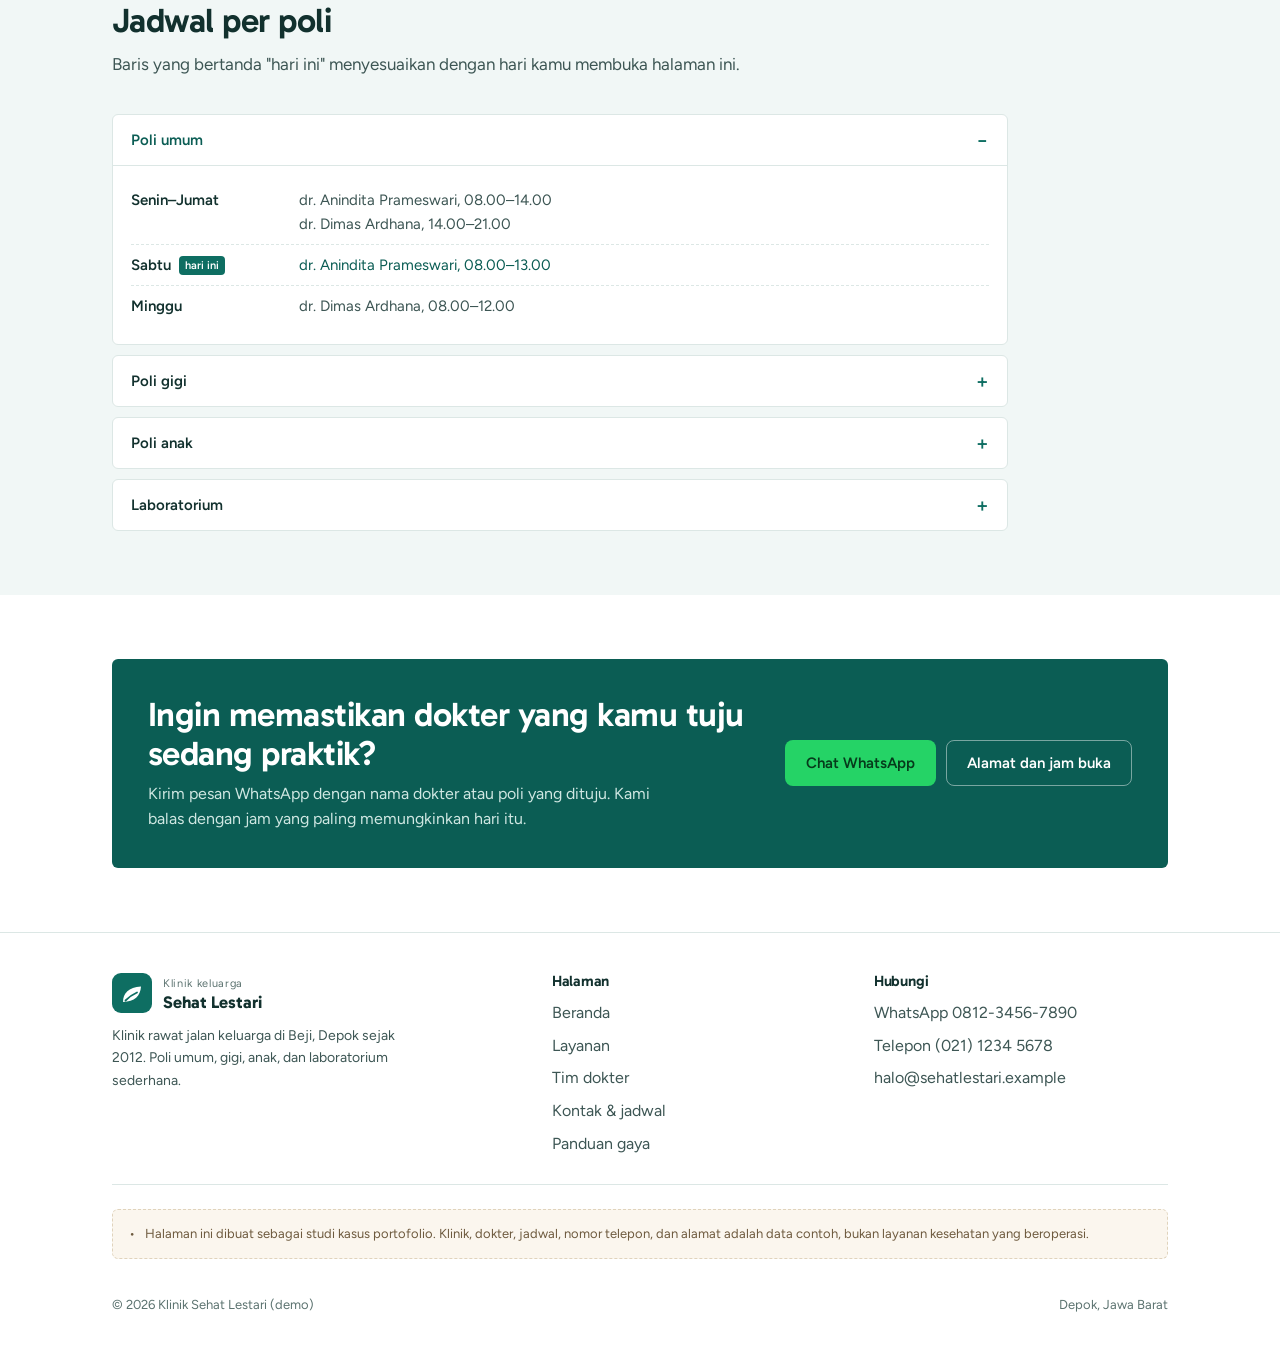
<file: tim-dokter.html>
<!DOCTYPE html>
<html lang="id">
<head>
<meta charset="UTF-8">
<meta name="viewport" content="width=device-width, initial-scale=1">
<title>Tim dokter — Klinik Sehat Lestari</title>
<meta name="description" content="Lima dokter Klinik Sehat Lestari: dokter umum, dokter gigi, spesialis anak, dan spesialis patologi klinik. Lengkap dengan jadwal praktik per poli.">
<meta name="theme-color" content="#0E6E62">
<link rel="icon" href="data:image/svg+xml,%3Csvg xmlns='http://www.w3.org/2000/svg' viewBox='0 0 40 40'%3E%3Crect width='40' height='40' rx='9' fill='%230E6E62'/%3E%3Cpath d='M11 29c0-9 5.5-14.5 18-15.5C28.5 23 22.5 28.5 11 29Z' fill='%23fff'/%3E%3C/svg%3E">
<link rel="preconnect" href="https://fonts.googleapis.com">
<link rel="preconnect" href="https://fonts.gstatic.com" crossorigin>
<link href="https://fonts.googleapis.com/css2?family=Figtree:wght@400;500;600&family=Gabarito:wght@600;700&display=swap" rel="stylesheet">
<link rel="stylesheet" href="css/style.css">
</head>
<body>

<a class="skip" href="#main">Langsung ke konten</a>

<header class="masthead">
  <div class="wrap masthead__inner">
    <a class="brand" href="index.html">
      <svg class="brand__mark" viewBox="0 0 40 40" aria-hidden="true">
        <rect width="40" height="40" rx="9" fill="#0E6E62"/>
        <path d="M11 29c0-9 5.5-14.5 18-15.5C28.5 23 22.5 28.5 11 29Z" fill="#fff"/>
        <path d="M13.5 27.5c3.5-3.5 7-6 11.5-8" stroke="#0E6E62" stroke-width="1.8" stroke-linecap="round" fill="none"/>
      </svg>
      <span>
        <span class="brand__kicker">Klinik keluarga</span>
        <span class="brand__name">Sehat Lestari</span>
      </span>
    </a>

    <nav class="nav" aria-label="Menu utama">
      <ul class="nav__links">
        <li><a class="nav__link" href="index.html">Beranda</a></li>
        <li><a class="nav__link" href="layanan.html">Layanan</a></li>
        <li><a class="nav__link" href="tim-dokter.html" aria-current="page">Tim dokter</a></li>
        <li><a class="nav__link" href="kontak.html">Kontak &amp; jadwal</a></li>
      </ul>
      <a class="btn btn--wa btn--sm nav__cta-desktop" href="https://wa.me/6281234567890?text=Halo%20Klinik%20Sehat%20Lestari%2C%20saya%20ingin%20bertanya%20mengenai%20jadwal%20dokter." target="_blank" rel="noopener noreferrer">
        <svg class="btn__icon" width="17" height="17" viewBox="0 0 24 24" fill="currentColor" aria-hidden="true"><path d="M12.04 2C6.58 2 2.13 6.45 2.13 11.91c0 1.75.46 3.46 1.32 4.96L2 22l5.25-1.38a9.9 9.9 0 0 0 4.79 1.22c5.46 0 9.91-4.45 9.91-9.91 0-2.65-1.03-5.14-2.9-7.01A9.82 9.82 0 0 0 12.04 2Zm0 18.15a8.2 8.2 0 0 1-4.19-1.15l-.3-.18-3.12.82.83-3.04-.2-.31a8.19 8.19 0 0 1-1.26-4.38c0-4.54 3.7-8.23 8.25-8.23a8.2 8.2 0 0 1 5.83 2.42 8.18 8.18 0 0 1 2.41 5.82c0 4.54-3.7 8.23-8.24 8.23Zm4.52-6.16c-.25-.12-1.47-.72-1.69-.81-.23-.08-.39-.12-.56.13-.16.24-.64.8-.78.97-.14.16-.29.18-.54.06-.25-.12-1.05-.39-2-1.23-.74-.66-1.24-1.47-1.38-1.72-.14-.25-.02-.38.11-.5.11-.11.25-.29.37-.43.13-.14.17-.25.25-.41.08-.16.04-.31-.02-.43-.06-.12-.56-1.35-.77-1.85-.2-.48-.41-.42-.56-.43h-.48c-.16 0-.43.06-.65.31-.23.25-.86.84-.86 2.05 0 1.2.88 2.37 1 2.53.12.16 1.73 2.64 4.19 3.7.59.25 1.04.4 1.4.51.59.19 1.12.16 1.55.1.47-.07 1.47-.6 1.67-1.18.21-.58.21-1.08.15-1.18-.06-.11-.22-.17-.47-.29Z"/></svg>
        Chat WhatsApp
      </a>
      <button class="burger" type="button" data-menu-toggle aria-expanded="false" aria-controls="laci" aria-label="Buka menu">
        <span></span><span></span><span></span>
      </button>
    </nav>
  </div>

  <div class="drawer" id="laci" data-drawer>
    <a class="drawer__link" href="index.html">Beranda</a>
    <a class="drawer__link" href="layanan.html">Layanan</a>
    <a class="drawer__link" href="tim-dokter.html" aria-current="page">Tim dokter</a>
    <a class="drawer__link" href="kontak.html">Kontak &amp; jadwal</a>
    <div class="drawer__cta">
      <a class="btn btn--wa btn--block" href="https://wa.me/6281234567890?text=Halo%20Klinik%20Sehat%20Lestari%2C%20saya%20ingin%20bertanya%20mengenai%20jadwal%20dokter." target="_blank" rel="noopener noreferrer">Chat WhatsApp</a>
    </div>
  </div>
</header>

<main id="main">

  <section class="wrap" style="padding-block: clamp(2rem, 4vw, 3rem) 0;">
    <ol class="breadcrumb">
      <li><a href="index.html">Beranda</a></li>
      <li>Tim dokter</li>
    </ol>
    <h1>Tim dokter</h1>
    <p class="lead" style="margin-top:.875rem;">
      Lima dokter yang menangani empat poli. Setiap kartu berisi jam praktik dan tombol WhatsApp
      yang pesannya sudah terisi, jadi kamu tidak perlu menulis dari awal.
    </p>
  </section>

  <!-- ============ Kartu dokter ============ -->
  <section class="band" aria-labelledby="judul-tim">
    <div class="wrap">
      <div class="section-head">
        <h2 id="judul-tim">Dokter dan jam praktiknya</h2>
      </div>

      <div class="doctors">
        <article class="doctor">
          <div class="doctor__avatar" aria-hidden="true">
            <svg viewBox="0 0 240 150" preserveAspectRatio="xMidYMid slice">
              <rect width="240" height="150" fill="#E4F0EE"/>
              <circle cx="120" cy="60" r="30" fill="#0E6E62" opacity=".9"/>
              <path d="M46 150c6-27 37-40 74-40s68 13 74 40Z" fill="#0E6E62" opacity=".5"/>
              <text x="120" y="70" text-anchor="middle" font-family="Gabarito, sans-serif" font-size="22" font-weight="700" fill="#fff">AP</text>
            </svg>
          </div>
          <div class="doctor__body">
            <span class="tag">Poli umum</span>
            <h3 class="doctor__name">dr. Anindita Prameswari</h3>
            <p class="doctor__spec">Dokter umum</p>
            <p class="small">Menangani keluhan harian dewasa dan kontrol rutin penyakit kronis. Sesi pagi.</p>
            <p class="doctor__hours">Senin–Jumat 08.00–14.00<br>Sabtu 08.00–13.00</p>
            <div class="doctor__cta">
              <a class="btn btn--wa btn--sm btn--block" href="https://wa.me/6281234567890?text=Halo%2C%20saya%20ingin%20bertanya%20jadwal%20praktik%20dr.%20Anindita%20Prameswari%20(poli%20umum)." target="_blank" rel="noopener noreferrer">Tanya jadwal</a>
            </div>
          </div>
        </article>

        <article class="doctor">
          <div class="doctor__avatar" aria-hidden="true">
            <svg viewBox="0 0 240 150" preserveAspectRatio="xMidYMid slice">
              <rect width="240" height="150" fill="#E4F0EE"/>
              <circle cx="120" cy="60" r="30" fill="#0B5D54" opacity=".92"/>
              <path d="M46 150c6-27 37-40 74-40s68 13 74 40Z" fill="#0B5D54" opacity=".45"/>
              <text x="120" y="70" text-anchor="middle" font-family="Gabarito, sans-serif" font-size="22" font-weight="700" fill="#fff">DA</text>
            </svg>
          </div>
          <div class="doctor__body">
            <span class="tag">Poli umum</span>
            <h3 class="doctor__name">dr. Dimas Ardhana</h3>
            <p class="doctor__spec">Dokter umum</p>
            <p class="small">Melayani sesi sore dan malam, termasuk Minggu pagi untuk keluhan mendadak.</p>
            <p class="doctor__hours">Senin–Jumat 14.00–21.00<br>Minggu 08.00–12.00</p>
            <div class="doctor__cta">
              <a class="btn btn--wa btn--sm btn--block" href="https://wa.me/6281234567890?text=Halo%2C%20saya%20ingin%20bertanya%20jadwal%20praktik%20dr.%20Dimas%20Ardhana%20(poli%20umum)." target="_blank" rel="noopener noreferrer">Tanya jadwal</a>
            </div>
          </div>
        </article>

        <article class="doctor">
          <div class="doctor__avatar" aria-hidden="true">
            <svg viewBox="0 0 240 150" preserveAspectRatio="xMidYMid slice">
              <rect width="240" height="150" fill="#E4F0EE"/>
              <circle cx="120" cy="60" r="30" fill="#14857A" opacity=".9"/>
              <path d="M46 150c6-27 37-40 74-40s68 13 74 40Z" fill="#14857A" opacity=".5"/>
              <text x="120" y="70" text-anchor="middle" font-family="Gabarito, sans-serif" font-size="22" font-weight="700" fill="#fff">BN</text>
            </svg>
          </div>
          <div class="doctor__body">
            <span class="tag">Poli gigi</span>
            <h3 class="doctor__name">drg. Bagas Nugraha</h3>
            <p class="doctor__spec">Dokter gigi</p>
            <p class="small">Perawatan gigi dewasa dan anak, dari pembersihan karang gigi sampai pencabutan.</p>
            <p class="doctor__hours">Senin, Rabu, Jumat 15.00–20.00<br>Sabtu 09.00–13.00</p>
            <div class="doctor__cta">
              <a class="btn btn--wa btn--sm btn--block" href="https://wa.me/6281234567890?text=Halo%2C%20saya%20ingin%20membuat%20janji%20dengan%20drg.%20Bagas%20Nugraha%20(poli%20gigi)." target="_blank" rel="noopener noreferrer">Buat janji</a>
            </div>
          </div>
        </article>

        <article class="doctor">
          <div class="doctor__avatar" aria-hidden="true">
            <svg viewBox="0 0 240 150" preserveAspectRatio="xMidYMid slice">
              <rect width="240" height="150" fill="#E4F0EE"/>
              <circle cx="120" cy="60" r="30" fill="#0E6E62" opacity=".75"/>
              <path d="M46 150c6-27 37-40 74-40s68 13 74 40Z" fill="#0E6E62" opacity=".38"/>
              <text x="120" y="70" text-anchor="middle" font-family="Gabarito, sans-serif" font-size="22" font-weight="700" fill="#fff">CW</text>
            </svg>
          </div>
          <div class="doctor__body">
            <span class="tag">Poli anak</span>
            <h3 class="doctor__name">dr. Cahya Wulandari, Sp.A</h3>
            <p class="doctor__spec">Spesialis anak</p>
            <p class="small">Pemeriksaan anak, imunisasi, dan pemantauan tumbuh kembang bersama orang tua.</p>
            <p class="doctor__hours">Selasa &amp; Kamis 16.00–20.00<br>Sabtu 09.00–13.00</p>
            <div class="doctor__cta">
              <a class="btn btn--wa btn--sm btn--block" href="https://wa.me/6281234567890?text=Halo%2C%20saya%20ingin%20membuat%20janji%20dengan%20dr.%20Cahya%20Wulandari%2C%20Sp.A%20(poli%20anak)." target="_blank" rel="noopener noreferrer">Buat janji</a>
            </div>
          </div>
        </article>

        <article class="doctor">
          <div class="doctor__avatar" aria-hidden="true">
            <svg viewBox="0 0 240 150" preserveAspectRatio="xMidYMid slice">
              <rect width="240" height="150" fill="#E4F0EE"/>
              <circle cx="120" cy="60" r="30" fill="#0B5D54" opacity=".7"/>
              <path d="M46 150c6-27 37-40 74-40s68 13 74 40Z" fill="#0B5D54" opacity=".35"/>
              <text x="120" y="70" text-anchor="middle" font-family="Gabarito, sans-serif" font-size="22" font-weight="700" fill="#fff">EK</text>
            </svg>
          </div>
          <div class="doctor__body">
            <span class="tag">Laboratorium</span>
            <h3 class="doctor__name">dr. Endah Kusumastuti, Sp.PK</h3>
            <p class="doctor__spec">Spesialis patologi klinik</p>
            <p class="small">Menangani pemeriksaan laboratorium dan pembahasan hasil bersama dokter pengirim.</p>
            <p class="doctor__hours">Senin–Jumat 07.00–12.00</p>
            <div class="doctor__cta">
              <a class="btn btn--wa btn--sm btn--block" href="https://wa.me/6281234567890?text=Halo%2C%20saya%20ingin%20bertanya%20mengenai%20pemeriksaan%20laboratorium." target="_blank" rel="noopener noreferrer">Tanya pemeriksaan</a>
            </div>
          </div>
        </article>
      </div>

      <p class="small muted" style="margin-top:1.5rem;">
        Jadwal dapat berubah bila dokter berhalangan. Nomor WhatsApp kami jawab pada jam layanan,
        jadi balasannya mungkin tidak langsung.
      </p>
    </div>
  </section>

  <!-- ============ Jadwal per poli ============ -->
  <section class="band band--tint" id="jadwal" aria-labelledby="judul-jadwal">
    <div class="wrap">
      <div class="section-head">
        <h2 id="judul-jadwal">Jadwal per poli</h2>
        <p class="lead">Baris yang bertanda "hari ini" menyesuaikan dengan hari kamu membuka halaman ini.</p>
      </div>

      <div style="max-width:56rem;">
        <div class="acc">
          <button class="acc__btn" type="button" aria-expanded="true" aria-controls="acc-umum">
            <span>Poli umum</span><span class="acc__sign" aria-hidden="true"></span>
          </button>
          <div class="acc__panel" id="acc-umum">
            <div class="sch">
              <div class="sch__row" data-day="1">
                <span class="sch__day">Senin–Jumat</span>
                <span>dr. Anindita Prameswari, 08.00–14.00<br>dr. Dimas Ardhana, 14.00–21.00</span>
              </div>
              <div class="sch__row" data-day="6">
                <span class="sch__day">Sabtu</span>
                <span>dr. Anindita Prameswari, 08.00–13.00</span>
              </div>
              <div class="sch__row" data-day="0">
                <span class="sch__day">Minggu</span>
                <span>dr. Dimas Ardhana, 08.00–12.00</span>
              </div>
            </div>
          </div>
        </div>

        <div class="acc">
          <button class="acc__btn" type="button" aria-expanded="false" aria-controls="acc-gigi">
            <span>Poli gigi</span><span class="acc__sign" aria-hidden="true"></span>
          </button>
          <div class="acc__panel" id="acc-gigi" hidden>
            <div class="sch">
              <div class="sch__row" data-day="1">
                <span class="sch__day">Senin, Rabu, Jumat</span>
                <span>drg. Bagas Nugraha, 15.00–20.00</span>
              </div>
              <div class="sch__row" data-day="6">
                <span class="sch__day">Sabtu</span>
                <span>drg. Bagas Nugraha, 09.00–13.00</span>
              </div>
            </div>
            <p class="small muted" style="margin-top:.75rem;">Kunjungan gigi diatur dengan perjanjian. Hubungi WhatsApp untuk memilih jam.</p>
          </div>
        </div>

        <div class="acc">
          <button class="acc__btn" type="button" aria-expanded="false" aria-controls="acc-anak">
            <span>Poli anak</span><span class="acc__sign" aria-hidden="true"></span>
          </button>
          <div class="acc__panel" id="acc-anak" hidden>
            <div class="sch">
              <div class="sch__row" data-day="2">
                <span class="sch__day">Selasa &amp; Kamis</span>
                <span>dr. Cahya Wulandari, Sp.A, 16.00–20.00</span>
              </div>
              <div class="sch__row" data-day="6">
                <span class="sch__day">Sabtu</span>
                <span>dr. Cahya Wulandari, Sp.A, 09.00–13.00</span>
              </div>
            </div>
            <p class="small muted" style="margin-top:.75rem;">Imunisasi mengikuti jam poli ini. Bawa buku KIA anak.</p>
          </div>
        </div>

        <div class="acc">
          <button class="acc__btn" type="button" aria-expanded="false" aria-controls="acc-lab">
            <span>Laboratorium</span><span class="acc__sign" aria-hidden="true"></span>
          </button>
          <div class="acc__panel" id="acc-lab" hidden>
            <div class="sch">
              <div class="sch__row" data-day="1">
                <span class="sch__day">Senin–Jumat</span>
                <span>Pengambilan sampel, 07.00–12.00</span>
              </div>
            </div>
            <p class="small muted" style="margin-top:.75rem;">Pemeriksaan tertentu butuh puasa 8–10 jam. Tanyakan persiapannya lebih dulu.</p>
          </div>
        </div>
      </div>
    </div>
  </section>

  <div class="wrap" style="padding-block: clamp(2.5rem, 5vw, 4rem);">
    <div class="callout">
      <div>
        <h2>Ingin memastikan dokter yang kamu tuju sedang praktik?</h2>
        <p>Kirim pesan WhatsApp dengan nama dokter atau poli yang dituju. Kami balas dengan jam yang paling memungkinkan hari itu.</p>
      </div>
      <div class="callout__actions">
        <a class="btn btn--wa" href="https://wa.me/6281234567890?text=Halo%2C%20saya%20ingin%20memastikan%20jadwal%20praktik%20dokter%20hari%20ini." target="_blank" rel="noopener noreferrer">Chat WhatsApp</a>
        <a class="btn btn--ghost" href="kontak.html">Alamat dan jam buka</a>
      </div>
    </div>
  </div>

</main>

<footer class="foot">
  <div class="wrap">
    <div class="foot__grid">
      <div>
        <a class="brand" href="index.html">
          <svg class="brand__mark" viewBox="0 0 40 40" aria-hidden="true">
            <rect width="40" height="40" rx="9" fill="#0E6E62"/>
            <path d="M11 29c0-9 5.5-14.5 18-15.5C28.5 23 22.5 28.5 11 29Z" fill="#fff"/>
            <path d="M13.5 27.5c3.5-3.5 7-6 11.5-8" stroke="#0E6E62" stroke-width="1.8" stroke-linecap="round" fill="none"/>
          </svg>
          <span>
            <span class="brand__kicker">Klinik keluarga</span>
            <span class="brand__name">Sehat Lestari</span>
          </span>
        </a>
        <p class="small" style="margin-top:.75rem; max-width:34ch;">Klinik rawat jalan keluarga di Beji, Depok sejak 2012. Poli umum, gigi, anak, dan laboratorium sederhana.</p>
      </div>
      <div>
        <h3>Halaman</h3>
        <ul>
          <li><a href="index.html">Beranda</a></li>
          <li><a href="layanan.html">Layanan</a></li>
          <li><a href="tim-dokter.html">Tim dokter</a></li>
          <li><a href="kontak.html">Kontak &amp; jadwal</a></li>
          <li><a href="style-guide.html">Panduan gaya</a></li>
        </ul>
      </div>
      <div>
        <h3>Hubungi</h3>
        <ul>
          <li><a href="https://wa.me/6281234567890?text=Halo%20Klinik%20Sehat%20Lestari%2C%20saya%20ingin%20bertanya%20mengenai%20jadwal%20dokter." target="_blank" rel="noopener noreferrer">WhatsApp 0812-3456-7890</a></li>
          <li><a href="tel:+622112345678">Telepon (021) 1234 5678</a></li>
          <li><a href="mailto:halo@sehatlestari.example">halo@sehatlestari.example</a></li>
        </ul>
      </div>
    </div>

    <p class="demo-note" style="margin-top:1.5rem;">
      <span aria-hidden="true">•</span>
      <span>Halaman ini dibuat sebagai studi kasus portofolio. Klinik, dokter, jadwal, nomor telepon, dan alamat adalah data contoh, bukan layanan kesehatan yang beroperasi.</span>
    </p>

    <div class="foot__bottom">
      <span>© 2026 Klinik Sehat Lestari (demo)</span>
      <span>Depok, Jawa Barat</span>
    </div>
  </div>
</footer>

<a class="fab" href="https://wa.me/6281234567890?text=Halo%20Klinik%20Sehat%20Lestari%2C%20saya%20ingin%20bertanya%20mengenai%20jadwal%20dokter." target="_blank" rel="noopener noreferrer" aria-label="Chat WhatsApp">
  <svg width="24" height="24" viewBox="0 0 24 24" fill="currentColor" aria-hidden="true"><path d="M12.04 2C6.58 2 2.13 6.45 2.13 11.91c0 1.75.46 3.46 1.32 4.96L2 22l5.25-1.38a9.9 9.9 0 0 0 4.79 1.22c5.46 0 9.91-4.45 9.91-9.91 0-2.65-1.03-5.14-2.9-7.01A9.82 9.82 0 0 0 12.04 2Zm0 18.15a8.2 8.2 0 0 1-4.19-1.15l-.3-.18-3.12.82.83-3.04-.2-.31a8.19 8.19 0 0 1-1.26-4.38c0-4.54 3.7-8.23 8.25-8.23a8.2 8.2 0 0 1 5.83 2.42 8.18 8.18 0 0 1 2.41 5.82c0 4.54-3.7 8.23-8.24 8.23Zm4.52-6.16c-.25-.12-1.47-.72-1.69-.81-.23-.08-.39-.12-.56.13-.16.24-.64.8-.78.97-.14.16-.29.18-.54.06-.25-.12-1.05-.39-2-1.23-.74-.66-1.24-1.47-1.38-1.72-.14-.25-.02-.38.11-.5.11-.11.25-.29.37-.43.13-.14.17-.25.25-.41.08-.16.04-.31-.02-.43-.06-.12-.56-1.35-.77-1.85-.2-.48-.41-.42-.56-.43h-.48c-.16 0-.43.06-.65.31-.23.25-.86.84-.86 2.05 0 1.2.88 2.37 1 2.53.12.16 1.73 2.64 4.19 3.7.59.25 1.04.4 1.4.51.59.19 1.12.16 1.55.1.47-.07 1.47-.6 1.67-1.18.21-.58.21-1.08.15-1.18-.06-.11-.22-.17-.47-.29Z"/></svg>
</a>

<div class="actionbar">
  <a class="btn btn--ghost" href="tel:+622112345678">
    <svg class="btn__icon" width="17" height="17" viewBox="0 0 24 24" fill="none" stroke="currentColor" stroke-width="1.9" stroke-linecap="round" aria-hidden="true"><path d="M6 3h3l2 5-2.5 1.5a12 12 0 0 0 6 6L16 13l5 2v3a2 2 0 0 1-2.2 2A16.8 16.8 0 0 1 4 5.2A2 2 0 0 1 6 3Z"/></svg>
    Telepon
  </a>
  <a class="btn btn--wa" href="https://wa.me/6281234567890?text=Halo%20Klinik%20Sehat%20Lestari%2C%20saya%20ingin%20bertanya%20mengenai%20jadwal%20dokter." target="_blank" rel="noopener noreferrer">Chat WhatsApp</a>
</div>

<script src="js/main.js" defer></script>
</body>
</html>
</file>
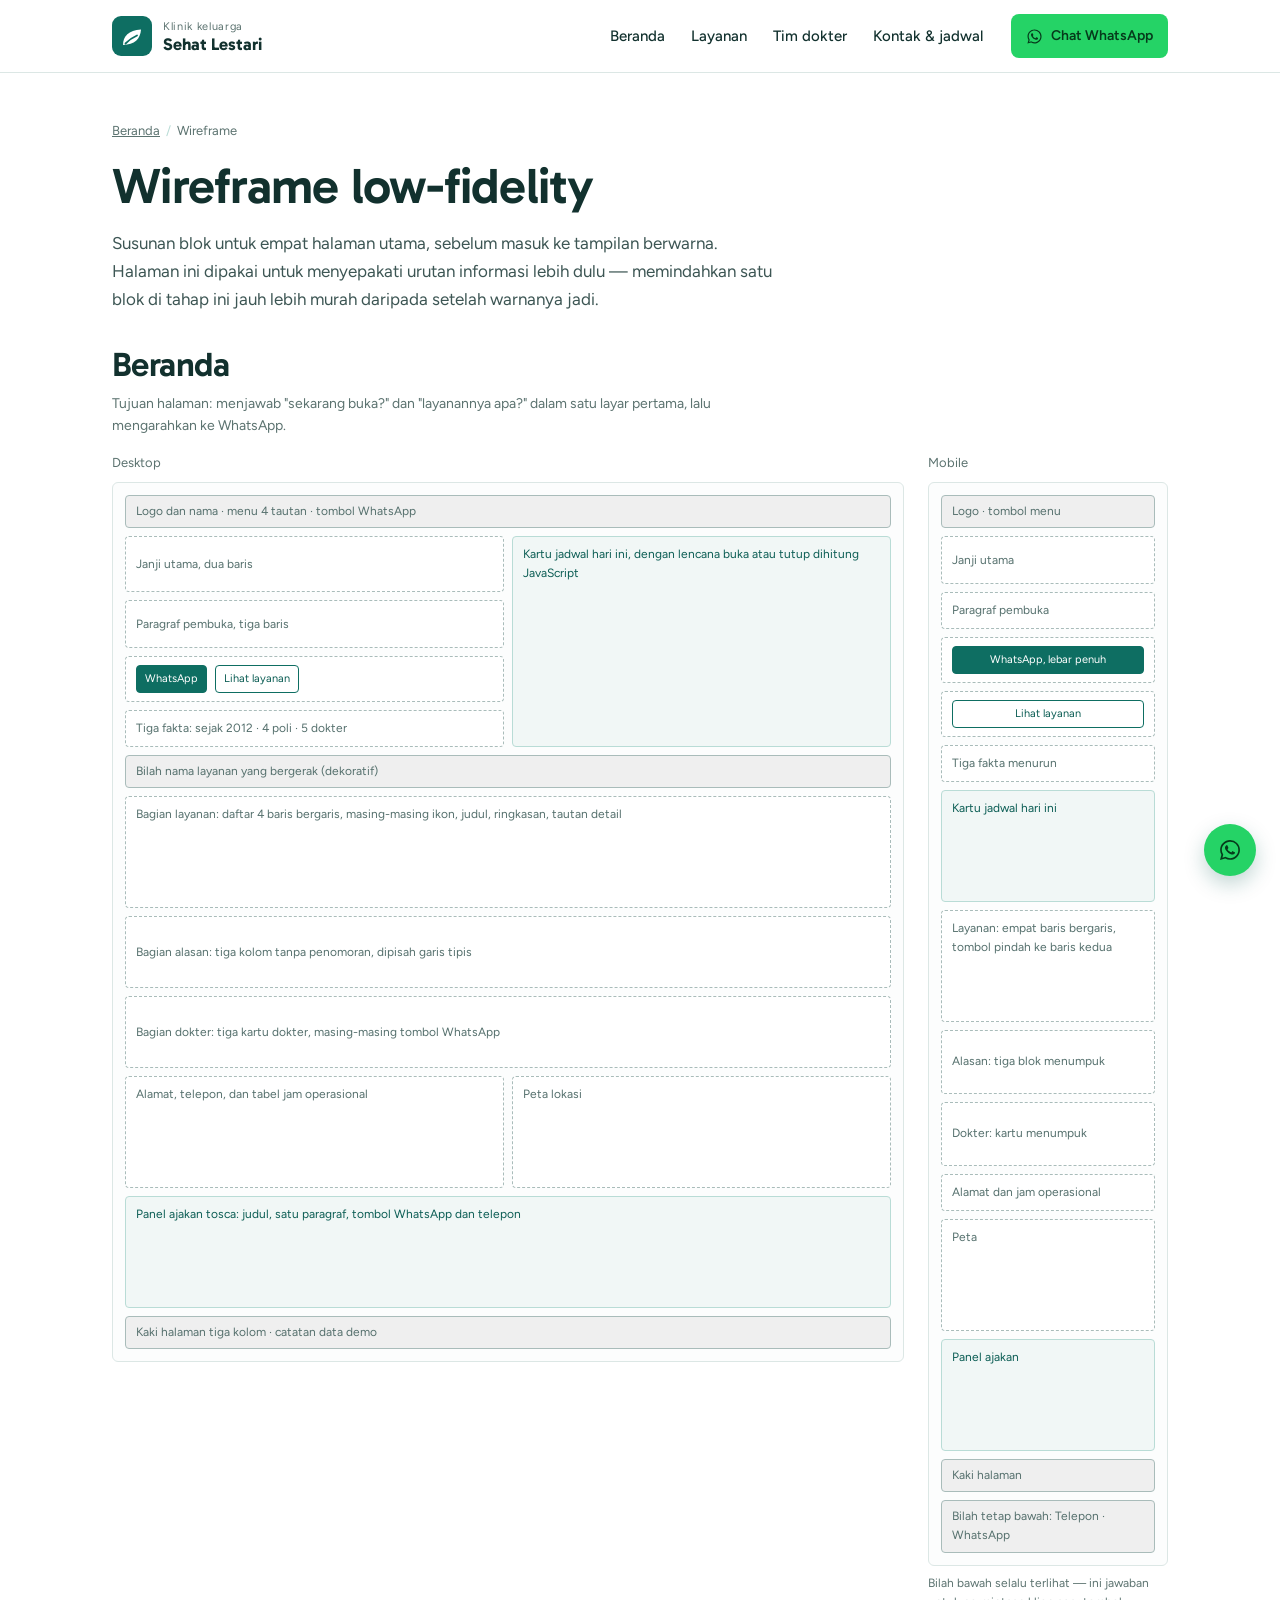
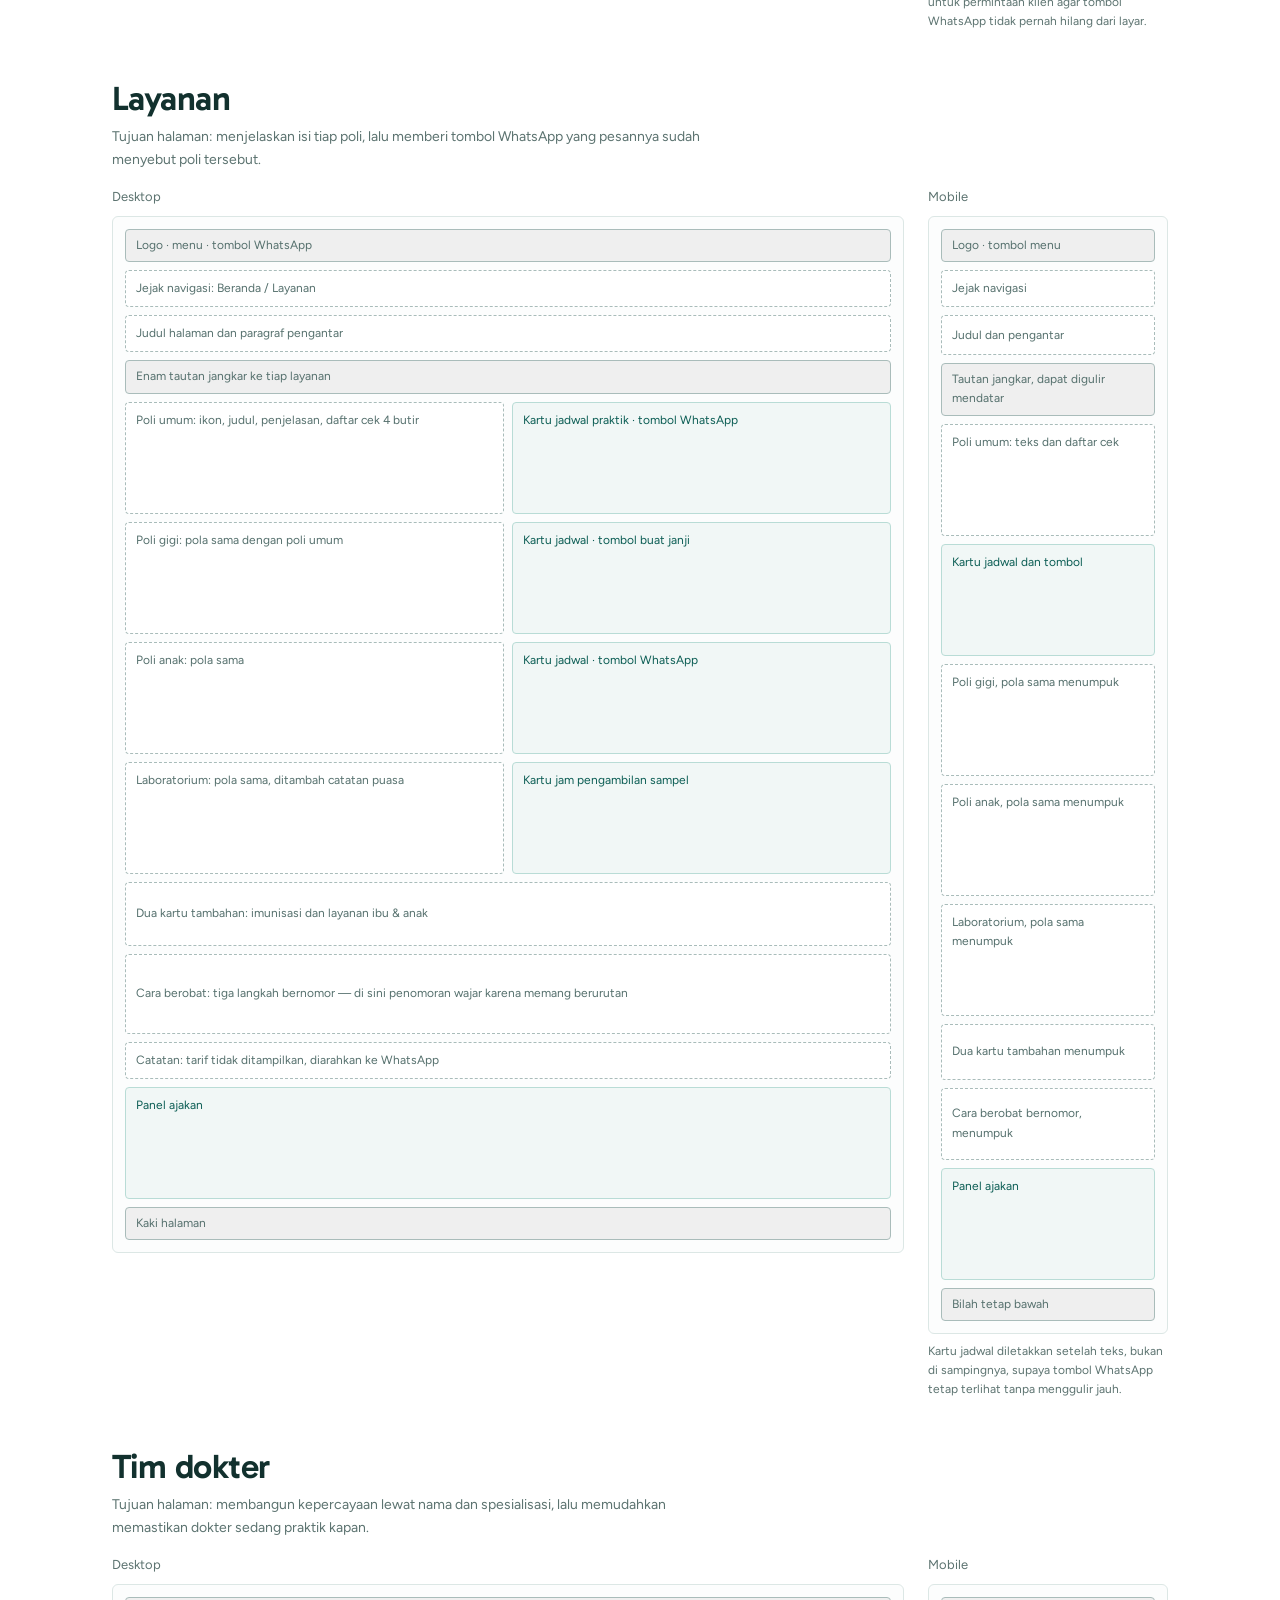
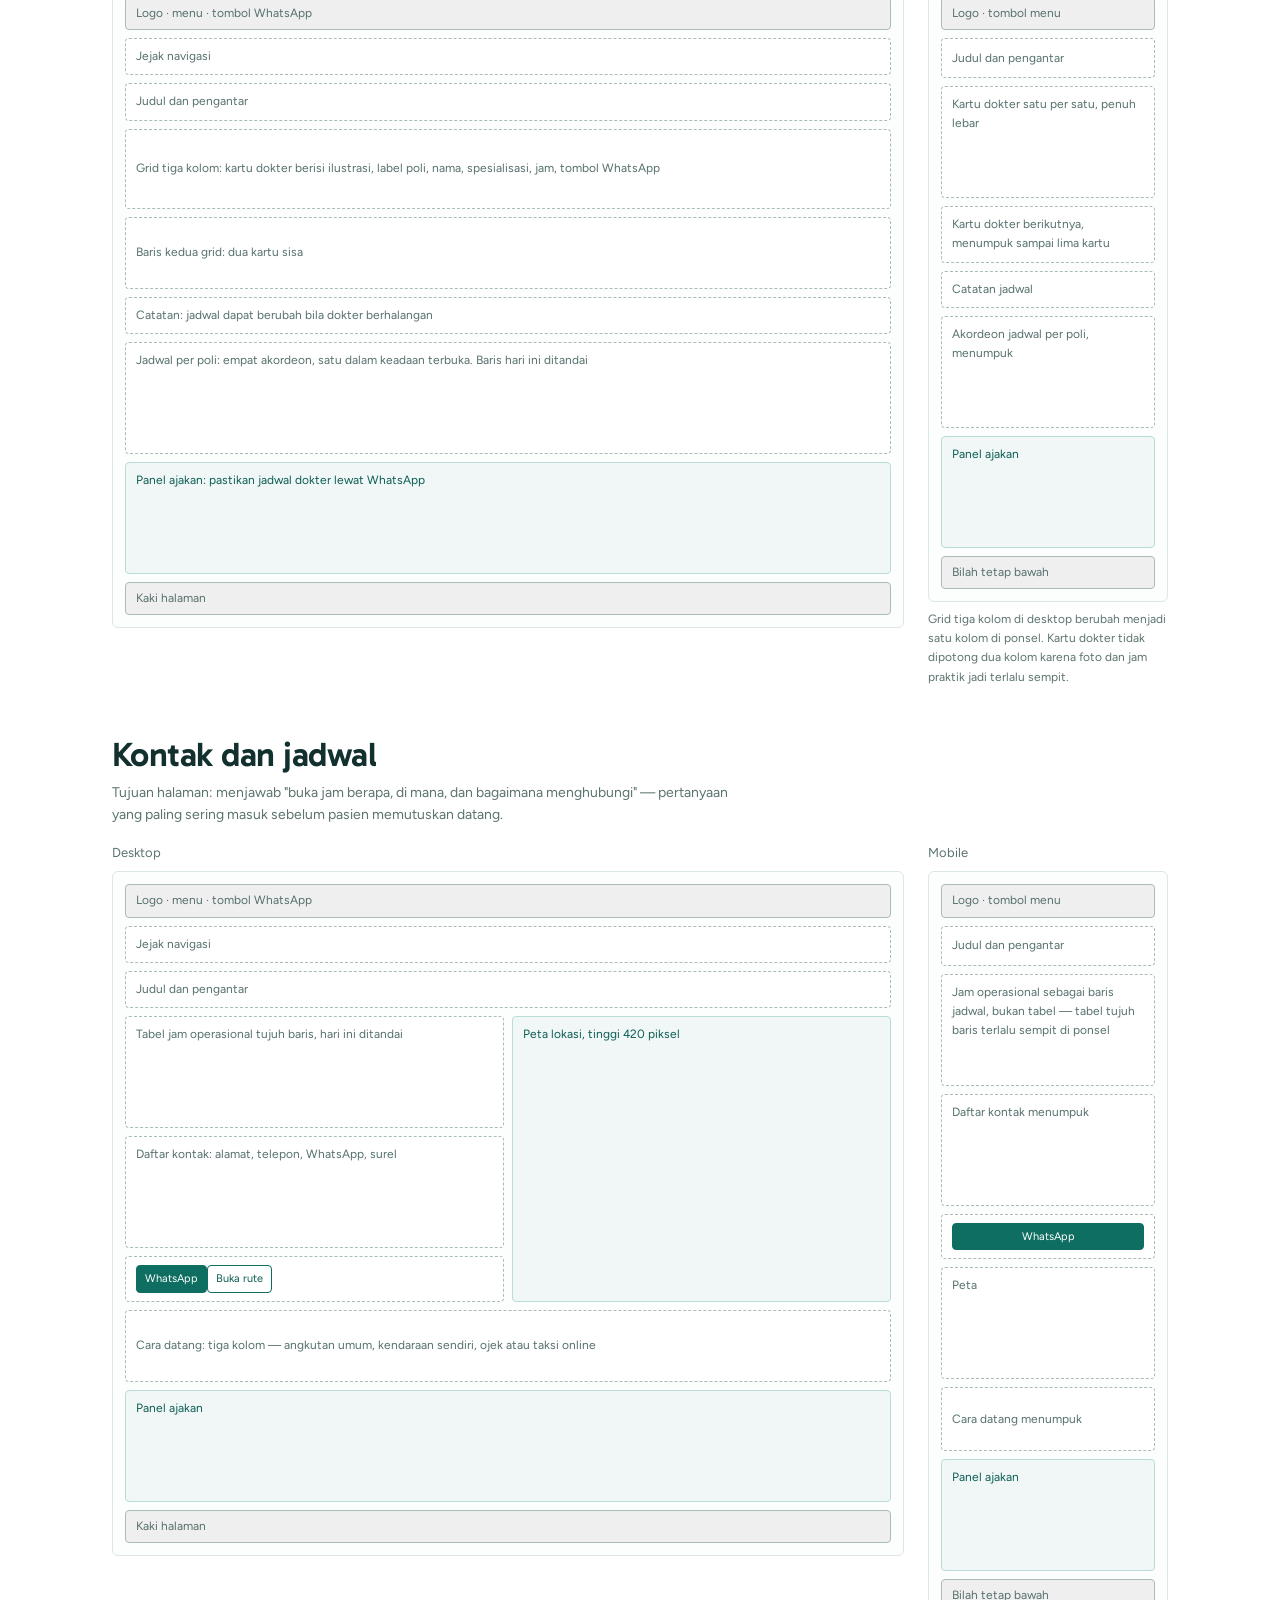
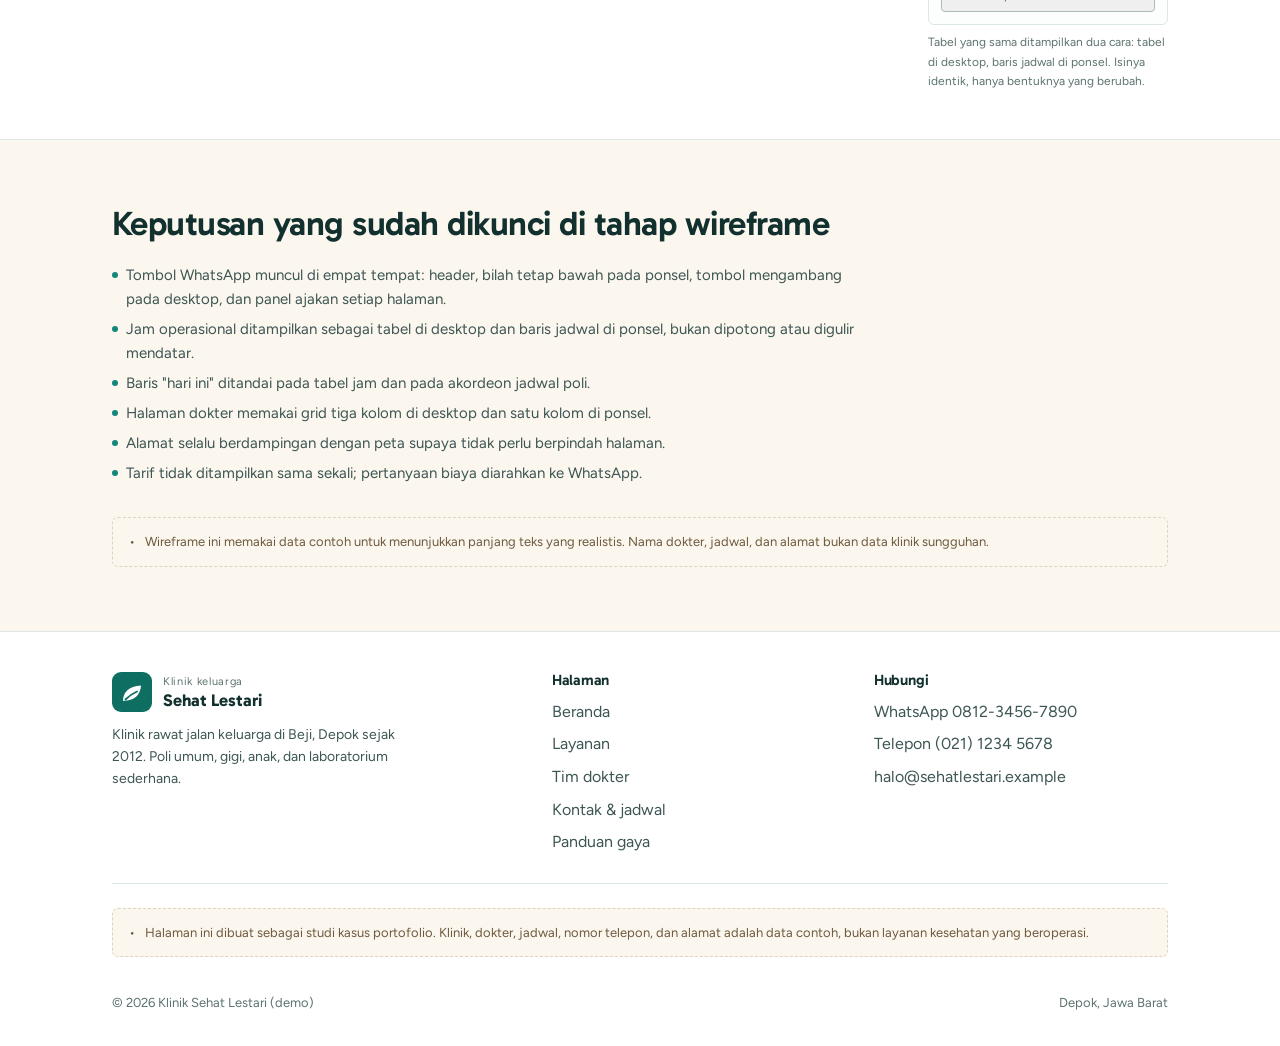
<file: wireframe.html>
<!DOCTYPE html>
<html lang="id">
<head>
<meta charset="UTF-8">
<meta name="viewport" content="width=device-width, initial-scale=1">
<title>Wireframe low-fidelity — Klinik Sehat Lestari</title>
<meta name="description" content="Wireframe low-fidelity empat halaman utama Klinik Sehat Lestari untuk ukuran desktop dan mobile.">
<meta name="theme-color" content="#0E6E62">
<link rel="icon" href="data:image/svg+xml,%3Csvg xmlns='http://www.w3.org/2000/svg' viewBox='0 0 40 40'%3E%3Crect width='40' height='40' rx='9' fill='%230E6E62'/%3E%3Cpath d='M11 29c0-9 5.5-14.5 18-15.5C28.5 23 22.5 28.5 11 29Z' fill='%23fff'/%3E%3C/svg%3E">
<link rel="preconnect" href="https://fonts.googleapis.com">
<link rel="preconnect" href="https://fonts.gstatic.com" crossorigin>
<link href="https://fonts.googleapis.com/css2?family=Figtree:wght@400;500;600&family=Gabarito:wght@600;700&display=swap" rel="stylesheet">
<link rel="stylesheet" href="css/style.css">
</head>
<body>

<a class="skip" href="#main">Langsung ke konten</a>

<header class="masthead">
  <div class="wrap masthead__inner">
    <a class="brand" href="index.html">
      <svg class="brand__mark" viewBox="0 0 40 40" aria-hidden="true">
        <rect width="40" height="40" rx="9" fill="#0E6E62"/>
        <path d="M11 29c0-9 5.5-14.5 18-15.5C28.5 23 22.5 28.5 11 29Z" fill="#fff"/>
        <path d="M13.5 27.5c3.5-3.5 7-6 11.5-8" stroke="#0E6E62" stroke-width="1.8" stroke-linecap="round" fill="none"/>
      </svg>
      <span>
        <span class="brand__kicker">Klinik keluarga</span>
        <span class="brand__name">Sehat Lestari</span>
      </span>
    </a>

    <nav class="nav" aria-label="Menu utama">
      <ul class="nav__links">
        <li><a class="nav__link" href="index.html">Beranda</a></li>
        <li><a class="nav__link" href="layanan.html">Layanan</a></li>
        <li><a class="nav__link" href="tim-dokter.html">Tim dokter</a></li>
        <li><a class="nav__link" href="kontak.html">Kontak &amp; jadwal</a></li>
      </ul>
      <a class="btn btn--wa btn--sm nav__cta-desktop" href="https://wa.me/6281234567890?text=Halo%20Klinik%20Sehat%20Lestari%2C%20saya%20ingin%20bertanya." target="_blank" rel="noopener noreferrer">
        <svg class="btn__icon" width="17" height="17" viewBox="0 0 24 24" fill="currentColor" aria-hidden="true"><path d="M12.04 2C6.58 2 2.13 6.45 2.13 11.91c0 1.75.46 3.46 1.32 4.96L2 22l5.25-1.38a9.9 9.9 0 0 0 4.79 1.22c5.46 0 9.91-4.45 9.91-9.91 0-2.65-1.03-5.14-2.9-7.01A9.82 9.82 0 0 0 12.04 2Zm0 18.15a8.2 8.2 0 0 1-4.19-1.15l-.3-.18-3.12.82.83-3.04-.2-.31a8.19 8.19 0 0 1-1.26-4.38c0-4.54 3.7-8.23 8.25-8.23a8.2 8.2 0 0 1 5.83 2.42 8.18 8.18 0 0 1 2.41 5.82c0 4.54-3.7 8.23-8.24 8.23Zm4.52-6.16c-.25-.12-1.47-.72-1.69-.81-.23-.08-.39-.12-.56.13-.16.24-.64.8-.78.97-.14.16-.29.18-.54.06-.25-.12-1.05-.39-2-1.23-.74-.66-1.24-1.47-1.38-1.72-.14-.25-.02-.38.11-.5.11-.11.25-.29.37-.43.13-.14.17-.25.25-.41.08-.16.04-.31-.02-.43-.06-.12-.56-1.35-.77-1.85-.2-.48-.41-.42-.56-.43h-.48c-.16 0-.43.06-.65.31-.23.25-.86.84-.86 2.05 0 1.2.88 2.37 1 2.53.12.16 1.73 2.64 4.19 3.7.59.25 1.04.4 1.4.51.59.19 1.12.16 1.55.1.47-.07 1.47-.6 1.67-1.18.21-.58.21-1.08.15-1.18-.06-.11-.22-.17-.47-.29Z"/></svg>
        Chat WhatsApp
      </a>
      <button class="burger" type="button" data-menu-toggle aria-expanded="false" aria-controls="laci" aria-label="Buka menu">
        <span></span><span></span><span></span>
      </button>
    </nav>
  </div>

  <div class="drawer" id="laci" data-drawer>
    <a class="drawer__link" href="index.html">Beranda</a>
    <a class="drawer__link" href="layanan.html">Layanan</a>
    <a class="drawer__link" href="tim-dokter.html">Tim dokter</a>
    <a class="drawer__link" href="kontak.html">Kontak &amp; jadwal</a>
    <div class="drawer__cta">
      <a class="btn btn--wa btn--block" href="https://wa.me/6281234567890?text=Halo%20Klinik%20Sehat%20Lestari%2C%20saya%20ingin%20bertanya." target="_blank" rel="noopener noreferrer">Chat WhatsApp</a>
    </div>
  </div>
</header>

<main id="main">

  <section class="wrap" style="padding-block: clamp(2rem, 4vw, 3rem) 0;">
    <ol class="breadcrumb">
      <li><a href="index.html">Beranda</a></li>
      <li>Wireframe</li>
    </ol>
    <h1>Wireframe low-fidelity</h1>
    <p class="lead" style="margin-top:.875rem;">
      Susunan blok untuk empat halaman utama, sebelum masuk ke tampilan berwarna. Halaman ini dipakai
      untuk menyepakati urutan informasi lebih dulu — memindahkan satu blok di tahap ini jauh lebih murah
      daripada setelah warnanya jadi.
    </p>
  </section>

  <section class="wrap" style="padding-block: 2rem 0;">

    <!-- ==================== 1. Beranda ==================== -->
    <article class="wf">
      <h2>Beranda</h2>
      <p class="small muted" style="margin:.5rem 0 1rem; max-width:70ch;">
        Tujuan halaman: menjawab "sekarang buka?" dan "layanannya apa?" dalam satu layar pertama,
        lalu mengarahkan ke WhatsApp.
      </p>

      <div class="wf__frames">
        <div>
          <p class="wf__cap">Desktop</p>
          <div class="wf__canvas">
            <div class="wf__bar">Logo dan nama · menu 4 tautan · tombol WhatsApp</div>
            <div class="wf__cols">
              <div style="display:grid; gap:.5rem;">
                <div class="wf__box" style="min-height:3.5rem;">Janji utama, dua baris</div>
                <div class="wf__box" style="min-height:3rem;">Paragraf pembuka, tiga baris</div>
                <div class="wf__box" style="gap:.5rem;">
                  <span class="wf__cta">WhatsApp</span>
                  <span class="wf__cta wf__cta--ghost">Lihat layanan</span>
                </div>
                <div class="wf__box">Tiga fakta: sejak 2012 · 4 poli · 5 dokter</div>
              </div>
              <div class="wf__box wf__box--tall wf__box--accent">
                Kartu jadwal hari ini, dengan lencana buka atau tutup dihitung JavaScript
              </div>
            </div>
            <div class="wf__bar">Bilah nama layanan yang bergerak (dekoratif)</div>
            <div class="wf__box wf__box--tall">Bagian layanan: daftar 4 baris bergaris, masing-masing ikon, judul, ringkasan, tautan detail</div>
            <div class="wf__box" style="min-height:4.5rem;">Bagian alasan: tiga kolom tanpa penomoran, dipisah garis tipis</div>
            <div class="wf__box" style="min-height:4.5rem;">Bagian dokter: tiga kartu dokter, masing-masing tombol WhatsApp</div>
            <div class="wf__cols">
              <div class="wf__box wf__box--tall">Alamat, telepon, dan tabel jam operasional</div>
              <div class="wf__box wf__box--tall">Peta lokasi</div>
            </div>
            <div class="wf__box wf__box--tall wf__box--accent">Panel ajakan tosca: judul, satu paragraf, tombol WhatsApp dan telepon</div>
            <div class="wf__bar">Kaki halaman tiga kolom · catatan data demo</div>
          </div>
        </div>

        <div>
          <p class="wf__cap">Mobile</p>
          <div class="wf__canvas">
            <div class="wf__bar">Logo · tombol menu</div>
            <div class="wf__box" style="min-height:3rem;">Janji utama</div>
            <div class="wf__box">Paragraf pembuka</div>
            <div class="wf__box"><span class="wf__cta" style="flex:1; text-align:center;">WhatsApp, lebar penuh</span></div>
            <div class="wf__box"><span class="wf__cta wf__cta--ghost" style="flex:1; text-align:center;">Lihat layanan</span></div>
            <div class="wf__box">Tiga fakta menurun</div>
            <div class="wf__box wf__box--tall wf__box--accent">Kartu jadwal hari ini</div>
            <div class="wf__box wf__box--tall">Layanan: empat baris bergaris, tombol pindah ke baris kedua</div>
            <div class="wf__box" style="min-height:4rem;">Alasan: tiga blok menumpuk</div>
            <div class="wf__box" style="min-height:4rem;">Dokter: kartu menumpuk</div>
            <div class="wf__box">Alamat dan jam operasional</div>
            <div class="wf__box wf__box--tall">Peta</div>
            <div class="wf__box wf__box--tall wf__box--accent">Panel ajakan</div>
            <div class="wf__bar">Kaki halaman</div>
            <div class="wf__bar">Bilah tetap bawah: Telepon · WhatsApp</div>
          </div>
          <p class="wf__note">Bilah bawah selalu terlihat — ini jawaban untuk permintaan klien agar tombol WhatsApp tidak pernah hilang dari layar.</p>
        </div>
      </div>
    </article>

    <!-- ==================== 2. Layanan ==================== -->
    <article class="wf">
      <h2>Layanan</h2>
      <p class="small muted" style="margin:.5rem 0 1rem; max-width:70ch;">
        Tujuan halaman: menjelaskan isi tiap poli, lalu memberi tombol WhatsApp yang pesannya sudah
        menyebut poli tersebut.
      </p>

      <div class="wf__frames">
        <div>
          <p class="wf__cap">Desktop</p>
          <div class="wf__canvas">
            <div class="wf__bar">Logo · menu · tombol WhatsApp</div>
            <div class="wf__box">Jejak navigasi: Beranda / Layanan</div>
            <div class="wf__box">Judul halaman dan paragraf pengantar</div>
            <div class="wf__bar">Enam tautan jangkar ke tiap layanan</div>
            <div class="wf__cols">
              <div class="wf__box wf__box--tall">Poli umum: ikon, judul, penjelasan, daftar cek 4 butir</div>
              <div class="wf__box wf__box--tall wf__box--accent">Kartu jadwal praktik · tombol WhatsApp</div>
            </div>
            <div class="wf__cols">
              <div class="wf__box wf__box--tall">Poli gigi: pola sama dengan poli umum</div>
              <div class="wf__box wf__box--tall wf__box--accent">Kartu jadwal · tombol buat janji</div>
            </div>
            <div class="wf__cols">
              <div class="wf__box wf__box--tall">Poli anak: pola sama</div>
              <div class="wf__box wf__box--tall wf__box--accent">Kartu jadwal · tombol WhatsApp</div>
            </div>
            <div class="wf__cols">
              <div class="wf__box wf__box--tall">Laboratorium: pola sama, ditambah catatan puasa</div>
              <div class="wf__box wf__box--tall wf__box--accent">Kartu jam pengambilan sampel</div>
            </div>
            <div class="wf__box" style="min-height:4rem;">Dua kartu tambahan: imunisasi dan layanan ibu &amp; anak</div>
            <div class="wf__box" style="min-height:5rem;">Cara berobat: tiga langkah bernomor — di sini penomoran wajar karena memang berurutan</div>
            <div class="wf__box">Catatan: tarif tidak ditampilkan, diarahkan ke WhatsApp</div>
            <div class="wf__box wf__box--tall wf__box--accent">Panel ajakan</div>
            <div class="wf__bar">Kaki halaman</div>
          </div>
        </div>

        <div>
          <p class="wf__cap">Mobile</p>
          <div class="wf__canvas">
            <div class="wf__bar">Logo · tombol menu</div>
            <div class="wf__box">Jejak navigasi</div>
            <div class="wf__box" style="min-height:2.5rem;">Judul dan pengantar</div>
            <div class="wf__bar">Tautan jangkar, dapat digulir mendatar</div>
            <div class="wf__box wf__box--tall">Poli umum: teks dan daftar cek</div>
            <div class="wf__box wf__box--tall wf__box--accent">Kartu jadwal dan tombol</div>
            <div class="wf__box wf__box--tall">Poli gigi, pola sama menumpuk</div>
            <div class="wf__box wf__box--tall">Poli anak, pola sama menumpuk</div>
            <div class="wf__box wf__box--tall">Laboratorium, pola sama menumpuk</div>
            <div class="wf__box" style="min-height:3.5rem;">Dua kartu tambahan menumpuk</div>
            <div class="wf__box" style="min-height:4.5rem;">Cara berobat bernomor, menumpuk</div>
            <div class="wf__box wf__box--tall wf__box--accent">Panel ajakan</div>
            <div class="wf__bar">Bilah tetap bawah</div>
          </div>
          <p class="wf__note">Kartu jadwal diletakkan setelah teks, bukan di sampingnya, supaya tombol WhatsApp tetap terlihat tanpa menggulir jauh.</p>
        </div>
      </div>
    </article>

    <!-- ==================== 3. Tim dokter ==================== -->
    <article class="wf">
      <h2>Tim dokter</h2>
      <p class="small muted" style="margin:.5rem 0 1rem; max-width:70ch;">
        Tujuan halaman: membangun kepercayaan lewat nama dan spesialisasi, lalu memudahkan memastikan
        dokter sedang praktik kapan.
      </p>

      <div class="wf__frames">
        <div>
          <p class="wf__cap">Desktop</p>
          <div class="wf__canvas">
            <div class="wf__bar">Logo · menu · tombol WhatsApp</div>
            <div class="wf__box">Jejak navigasi</div>
            <div class="wf__box">Judul dan pengantar</div>
            <div class="wf__box" style="min-height:5rem;">Grid tiga kolom: kartu dokter berisi ilustrasi, label poli, nama, spesialisasi, jam, tombol WhatsApp</div>
            <div class="wf__box" style="min-height:4.5rem;">Baris kedua grid: dua kartu sisa</div>
            <div class="wf__box">Catatan: jadwal dapat berubah bila dokter berhalangan</div>
            <div class="wf__box wf__box--tall">Jadwal per poli: empat akordeon, satu dalam keadaan terbuka. Baris hari ini ditandai</div>
            <div class="wf__box wf__box--tall wf__box--accent">Panel ajakan: pastikan jadwal dokter lewat WhatsApp</div>
            <div class="wf__bar">Kaki halaman</div>
          </div>
        </div>

        <div>
          <p class="wf__cap">Mobile</p>
          <div class="wf__canvas">
            <div class="wf__bar">Logo · tombol menu</div>
            <div class="wf__box" style="min-height:2.5rem;">Judul dan pengantar</div>
            <div class="wf__box wf__box--tall">Kartu dokter satu per satu, penuh lebar</div>
            <div class="wf__box" style="min-height:3.5rem;">Kartu dokter berikutnya, menumpuk sampai lima kartu</div>
            <div class="wf__box">Catatan jadwal</div>
            <div class="wf__box wf__box--tall">Akordeon jadwal per poli, menumpuk</div>
            <div class="wf__box wf__box--tall wf__box--accent">Panel ajakan</div>
            <div class="wf__bar">Bilah tetap bawah</div>
          </div>
          <p class="wf__note">Grid tiga kolom di desktop berubah menjadi satu kolom di ponsel. Kartu dokter tidak dipotong dua kolom karena foto dan jam praktik jadi terlalu sempit.</p>
        </div>
      </div>
    </article>

    <!-- ==================== 4. Kontak ==================== -->
    <article class="wf">
      <h2>Kontak dan jadwal</h2>
      <p class="small muted" style="margin:.5rem 0 1rem; max-width:70ch;">
        Tujuan halaman: menjawab "buka jam berapa, di mana, dan bagaimana menghubungi" — pertanyaan
        yang paling sering masuk sebelum pasien memutuskan datang.
      </p>

      <div class="wf__frames">
        <div>
          <p class="wf__cap">Desktop</p>
          <div class="wf__canvas">
            <div class="wf__bar">Logo · menu · tombol WhatsApp</div>
            <div class="wf__box">Jejak navigasi</div>
            <div class="wf__box">Judul dan pengantar</div>
            <div class="wf__cols">
              <div style="display:grid; gap:.5rem;">
                <div class="wf__box wf__box--tall">Tabel jam operasional tujuh baris, hari ini ditandai</div>
                <div class="wf__box wf__box--tall">Daftar kontak: alamat, telepon, WhatsApp, surel</div>
                <div class="wf__box"><span class="wf__cta">WhatsApp</span><span class="wf__cta wf__cta--ghost">Buka rute</span></div>
              </div>
              <div class="wf__box wf__box--tall wf__box--accent">Peta lokasi, tinggi 420 piksel</div>
            </div>
            <div class="wf__box" style="min-height:4.5rem;">Cara datang: tiga kolom — angkutan umum, kendaraan sendiri, ojek atau taksi online</div>
            <div class="wf__box wf__box--tall wf__box--accent">Panel ajakan</div>
            <div class="wf__bar">Kaki halaman</div>
          </div>
        </div>

        <div>
          <p class="wf__cap">Mobile</p>
          <div class="wf__canvas">
            <div class="wf__bar">Logo · tombol menu</div>
            <div class="wf__box" style="min-height:2.5rem;">Judul dan pengantar</div>
            <div class="wf__box wf__box--tall">Jam operasional sebagai baris jadwal, bukan tabel — tabel tujuh baris terlalu sempit di ponsel</div>
            <div class="wf__box wf__box--tall">Daftar kontak menumpuk</div>
            <div class="wf__box"><span class="wf__cta" style="flex:1; text-align:center;">WhatsApp</span></div>
            <div class="wf__box wf__box--tall">Peta</div>
            <div class="wf__box" style="min-height:4rem;">Cara datang menumpuk</div>
            <div class="wf__box wf__box--tall wf__box--accent">Panel ajakan</div>
            <div class="wf__bar">Bilah tetap bawah</div>
          </div>
          <p class="wf__note">Tabel yang sama ditampilkan dua cara: tabel di desktop, baris jadwal di ponsel. Isinya identik, hanya bentuknya yang berubah.</p>
        </div>
      </div>
    </article>

  </section>

  <section class="band band--sand" aria-labelledby="judul-catatan">
    <div class="wrap">
      <h2 id="judul-catatan">Keputusan yang sudah dikunci di tahap wireframe</h2>
      <ul class="checks" style="margin-top:1.25rem; max-width:75ch;">
        <li>Tombol WhatsApp muncul di empat tempat: header, bilah tetap bawah pada ponsel, tombol mengambang pada desktop, dan panel ajakan setiap halaman.</li>
        <li>Jam operasional ditampilkan sebagai tabel di desktop dan baris jadwal di ponsel, bukan dipotong atau digulir mendatar.</li>
        <li>Baris "hari ini" ditandai pada tabel jam dan pada akordeon jadwal poli.</li>
        <li>Halaman dokter memakai grid tiga kolom di desktop dan satu kolom di ponsel.</li>
        <li>Alamat selalu berdampingan dengan peta supaya tidak perlu berpindah halaman.</li>
        <li>Tarif tidak ditampilkan sama sekali; pertanyaan biaya diarahkan ke WhatsApp.</li>
      </ul>

      <p class="demo-note" style="margin-top:2rem;">
        <span aria-hidden="true">•</span>
        <span>
          Wireframe ini memakai data contoh untuk menunjukkan panjang teks yang realistis. Nama dokter,
          jadwal, dan alamat bukan data klinik sungguhan.
        </span>
      </p>
    </div>
  </section>

</main>

<footer class="foot">
  <div class="wrap">
    <div class="foot__grid">
      <div>
        <a class="brand" href="index.html">
          <svg class="brand__mark" viewBox="0 0 40 40" aria-hidden="true">
            <rect width="40" height="40" rx="9" fill="#0E6E62"/>
            <path d="M11 29c0-9 5.5-14.5 18-15.5C28.5 23 22.5 28.5 11 29Z" fill="#fff"/>
            <path d="M13.5 27.5c3.5-3.5 7-6 11.5-8" stroke="#0E6E62" stroke-width="1.8" stroke-linecap="round" fill="none"/>
          </svg>
          <span>
            <span class="brand__kicker">Klinik keluarga</span>
            <span class="brand__name">Sehat Lestari</span>
          </span>
        </a>
        <p class="small" style="margin-top:.75rem; max-width:34ch;">Klinik rawat jalan keluarga di Beji, Depok sejak 2012. Poli umum, gigi, anak, dan laboratorium sederhana.</p>
      </div>
      <div>
        <h3>Halaman</h3>
        <ul>
          <li><a href="index.html">Beranda</a></li>
          <li><a href="layanan.html">Layanan</a></li>
          <li><a href="tim-dokter.html">Tim dokter</a></li>
          <li><a href="kontak.html">Kontak &amp; jadwal</a></li>
          <li><a href="style-guide.html">Panduan gaya</a></li>
        </ul>
      </div>
      <div>
        <h3>Hubungi</h3>
        <ul>
          <li><a href="https://wa.me/6281234567890?text=Halo%20Klinik%20Sehat%20Lestari%2C%20saya%20ingin%20bertanya." target="_blank" rel="noopener noreferrer">WhatsApp 0812-3456-7890</a></li>
          <li><a href="tel:+622112345678">Telepon (021) 1234 5678</a></li>
          <li><a href="mailto:halo@sehatlestari.example">halo@sehatlestari.example</a></li>
        </ul>
      </div>
    </div>

    <p class="demo-note" style="margin-top:1.5rem;">
      <span aria-hidden="true">•</span>
      <span>Halaman ini dibuat sebagai studi kasus portofolio. Klinik, dokter, jadwal, nomor telepon, dan alamat adalah data contoh, bukan layanan kesehatan yang beroperasi.</span>
    </p>

    <div class="foot__bottom">
      <span>© 2026 Klinik Sehat Lestari (demo)</span>
      <span>Depok, Jawa Barat</span>
    </div>
  </div>
</footer>

<a class="fab" href="https://wa.me/6281234567890?text=Halo%20Klinik%20Sehat%20Lestari%2C%20saya%20ingin%20bertanya." target="_blank" rel="noopener noreferrer" aria-label="Chat WhatsApp">
  <svg width="24" height="24" viewBox="0 0 24 24" fill="currentColor" aria-hidden="true"><path d="M12.04 2C6.58 2 2.13 6.45 2.13 11.91c0 1.75.46 3.46 1.32 4.96L2 22l5.25-1.38a9.9 9.9 0 0 0 4.79 1.22c5.46 0 9.91-4.45 9.91-9.91 0-2.65-1.03-5.14-2.9-7.01A9.82 9.82 0 0 0 12.04 2Zm0 18.15a8.2 8.2 0 0 1-4.19-1.15l-.3-.18-3.12.82.83-3.04-.2-.31a8.19 8.19 0 0 1-1.26-4.38c0-4.54 3.7-8.23 8.25-8.23a8.2 8.2 0 0 1 5.83 2.42 8.18 8.18 0 0 1 2.41 5.82c0 4.54-3.7 8.23-8.24 8.23Zm4.52-6.16c-.25-.12-1.47-.72-1.69-.81-.23-.08-.39-.12-.56.13-.16.24-.64.8-.78.97-.14.16-.29.18-.54.06-.25-.12-1.05-.39-2-1.23-.74-.66-1.24-1.47-1.38-1.72-.14-.25-.02-.38.11-.5.11-.11.25-.29.37-.43.13-.14.17-.25.25-.41.08-.16.04-.31-.02-.43-.06-.12-.56-1.35-.77-1.85-.2-.48-.41-.42-.56-.43h-.48c-.16 0-.43.06-.65.31-.23.25-.86.84-.86 2.05 0 1.2.88 2.37 1 2.53.12.16 1.73 2.64 4.19 3.7.59.25 1.04.4 1.4.51.59.19 1.12.16 1.55.1.47-.07 1.47-.6 1.67-1.18.21-.58.21-1.08.15-1.18-.06-.11-.22-.17-.47-.29Z"/></svg>
</a>

<div class="actionbar">
  <a class="btn btn--ghost" href="tel:+622112345678">
    <svg class="btn__icon" width="17" height="17" viewBox="0 0 24 24" fill="none" stroke="currentColor" stroke-width="1.9" stroke-linecap="round" aria-hidden="true"><path d="M6 3h3l2 5-2.5 1.5a12 12 0 0 0 6 6L16 13l5 2v3a2 2 0 0 1-2.2 2A16.8 16.8 0 0 1 4 5.2A2 2 0 0 1 6 3Z"/></svg>
    Telepon
  </a>
  <a class="btn btn--wa" href="https://wa.me/6281234567890?text=Halo%20Klinik%20Sehat%20Lestari%2C%20saya%20ingin%20bertanya." target="_blank" rel="noopener noreferrer">Chat WhatsApp</a>
</div>

<script src="js/main.js" defer></script>
</body>
</html>
</file>
<file: css/style.css>
/* ==========================================================================
   Klinik Sehat Lestari — company profile
   Urutan: token → dasar → komponen → tata letak → halaman → responsif
   Satu file, tanpa build step.
   ========================================================================== */

/* --------------------------------------------------------------------------
   1. Token
   -------------------------------------------------------------------------- */
:root {
  /* Warna inti — mengikuti logo klien (tosca + putih) */
  --tosca-700: #0B5D54;
  --tosca-600: #0E6E62;
  --tosca-500: #14857A;
  --tosca-200: #B9DCD6;
  --tosca-100: #E4F0EE;
  --tosca-50:  #F1F7F6;

  --paper: #FFFFFF;
  --sand:  #FBF6EE;
  --line:  #DCE7E5;

  --ink:   #12312E;
  --body:  #3D5654;
  --muted: #5C7370;

  /* Hijau WhatsApp hanya untuk tombol WhatsApp */
  --wa:        #25D366;
  --wa-on:     #063A1B;
  --wa-hover:  #1FC65D;

  /* Tipografi */
  --font-display: "Gabarito", ui-sans-serif, system-ui, sans-serif;
  --font-body: "Figtree", ui-sans-serif, system-ui, sans-serif;

  /* Jarak */
  --gap-xs: .5rem;
  --gap-sm: .75rem;
  --gap-md: 1.25rem;
  --gap-lg: 2rem;
  --gap-xl: clamp(2.5rem, 5vw, 4rem);

  /* Sudut — sengaja tidak seragam supaya hierarki terbaca */
  --radius-btn: 8px;
  --radius-tile: 6px;
  --radius-pill: 999px;

  --shell: 1120px;
}

/* --------------------------------------------------------------------------
   2. Dasar
   -------------------------------------------------------------------------- */
*, *::before, *::after { box-sizing: border-box; }

html {
  scroll-behavior: smooth;
  -webkit-text-size-adjust: 100%;
}

body {
  margin: 0;
  background: var(--paper);
  color: var(--body);
  font-family: var(--font-body);
  font-size: 1rem;
  line-height: 1.6;
  -webkit-font-smoothing: antialiased;
}

h1, h2, h3, h4 {
  margin: 0;
  font-family: var(--font-display);
  color: var(--ink);
  font-weight: 600;
  line-height: 1.15;
  letter-spacing: -.015em;
}

h1 { font-size: clamp(2rem, 4.6vw, 3.125rem); }
h2 { font-size: clamp(1.5rem, 3.2vw, 2.125rem); }
h3 { font-size: 1.1875rem; }
h4 { font-size: 1rem; }

p { margin: 0 0 1rem; }
p:last-child { margin-bottom: 0; }

a { color: var(--tosca-700); }
img, svg { display: block; max-width: 100%; }
ul, ol { margin: 0; padding: 0; }
li { list-style: none; }

:focus-visible {
  outline: 3px solid var(--tosca-500);
  outline-offset: 2px;
  border-radius: 3px;
}

.sr-only {
  position: absolute;
  width: 1px; height: 1px;
  padding: 0; margin: -1px;
  overflow: hidden;
  clip-path: inset(50%);
  white-space: nowrap;
}

.skip {
  position: absolute;
  left: -9999px;
  top: 0;
  z-index: 100;
  background: var(--tosca-700);
  color: #fff;
  padding: .75rem 1rem;
  font-weight: 600;
  text-decoration: none;
}
.skip:focus { left: .5rem; top: .5rem; }

.lead {
  font-size: 1.0625rem;
  line-height: 1.65;
  color: var(--body);
  max-width: 60ch;
}

.muted { color: var(--muted); }
.small { font-size: .875rem; }

/* --------------------------------------------------------------------------
   3. Komponen
   -------------------------------------------------------------------------- */

/* Tombol */
.btn {
  display: inline-flex;
  align-items: center;
  justify-content: center;
  gap: .5rem;
  min-height: 2.875rem;
  padding: 0 1.25rem;
  font-family: var(--font-body);
  font-size: .9375rem;
  font-weight: 600;
  border: 1px solid transparent;
  border-radius: var(--radius-btn);
  text-decoration: none;
  cursor: pointer;
  transition: background-color .15s, border-color .15s, color .15s;
}
.btn--primary { background: var(--tosca-600); color: #fff; }
.btn--primary:hover { background: var(--tosca-700); }
.btn--ghost { background: var(--paper); border-color: var(--tosca-200); color: var(--tosca-700); }
.btn--ghost:hover { background: var(--tosca-50); border-color: var(--tosca-500); }
.btn--wa { background: var(--wa); color: var(--wa-on); }
.btn--wa:hover { background: var(--wa-hover); }
.btn--sm { min-height: 2.75rem; padding: 0 .875rem; font-size: .875rem; }
.btn--block { width: 100%; }
.btn__icon { flex: none; }

/* Status buka/tutup */
.status {
  display: inline-flex;
  align-items: center;
  gap: .5rem;
  padding: .375rem .75rem;
  border-radius: var(--radius-pill);
  font-size: .8125rem;
  font-weight: 600;
}
.status__dot {
  width: .5rem; height: .5rem;
  border-radius: 50%;
  background: currentColor;
}
.status--open { background: var(--tosca-100); color: var(--tosca-700); }
.status--closed { background: #F2EDE4; color: #6E5A3E; }

/* Kartu */
.tile {
  background: var(--paper);
  border: 1px solid var(--line);
  border-radius: var(--radius-tile);
}
.tile__body { padding: 1.25rem; }

/* Label kecil untuk nama poli */
.tag {
  display: inline-block;
  padding: .1875rem .5rem;
  border-radius: 4px;
  background: var(--tosca-50);
  color: var(--tosca-700);
  font-size: .75rem;
  font-weight: 600;
}

/* Ikon layanan */
.icon-box {
  width: 2.75rem;
  height: 2.75rem;
  flex: none;
  display: grid;
  place-items: center;
  border-radius: var(--radius-tile);
  background: var(--tosca-50);
  color: var(--tosca-600);
}

/* Daftar layanan sebagai baris bergaris, bukan tumpukan kartu */
.rows { border-top: 1px solid var(--line); }
.row {
  display: grid;
  grid-template-columns: auto minmax(0, 1fr) auto;
  gap: 1.25rem;
  align-items: start;
  padding: 1.5rem 1rem;
  margin-inline: -1rem;
  border-bottom: 1px solid var(--line);
  border-radius: var(--radius-tile);
  transition: background-color .15s;
}
.row:hover { background: var(--tosca-50); }
.row__title { margin-bottom: .25rem; }
.row__meta { display: flex; flex-wrap: wrap; gap: .375rem; margin-top: .75rem; }
.row__aside { align-self: center; }

/* Tabel jadwal */
.table { width: 100%; border-collapse: collapse; font-size: .9375rem; }
.table caption { text-align: left; padding-bottom: .75rem; color: var(--muted); font-size: .875rem; }
.table th, .table td { text-align: left; padding: .75rem .875rem; border-bottom: 1px solid var(--line); }
.table thead th {
  background: var(--tosca-50);
  color: var(--tosca-700);
  font-size: .8125rem;
  font-weight: 600;
  white-space: nowrap;
}
.table td:last-child, .table th:last-child { text-align: right; }

/* Tabel jadwal: nama dokter rata kiri, jam tetap rapi di kanan */
.table--slots td:last-child { text-align: left; }
.slot {
  display: flex;
  flex-wrap: wrap;
  align-items: baseline;
  justify-content: space-between;
  gap: .125rem 1rem;
  width: 100%;
}
.slot__time {
  font-variant-numeric: tabular-nums;
  font-weight: 600;
  color: var(--tosca-700);
  white-space: nowrap;
}
.table tbody tr.is-today { background: var(--sand); }

/* Baris jadwal — dipakai saat tabel terlalu sempit (mobile, atau di dalam akordeon) */
.sch { display: grid; }
.sch__row {
  display: grid;
  grid-template-columns: 9.5rem minmax(0, 1fr);
  gap: .375rem 1rem;
  padding: .5rem 0;
  border-bottom: 1px dashed var(--line);
  font-size: .9375rem;
}
.sch__row:last-child { border-bottom: 0; }
.sch__day { font-weight: 600; color: var(--ink); }
.sch__row.is-today { color: var(--tosca-700); }
.sch__row.is-today .sch__day::after,
.table tbody tr.is-today th[scope]::after {
  content: "hari ini";
  display: inline-block;
  margin-left: .5rem;
  padding: .0625rem .375rem;
  border-radius: 4px;
  background: var(--tosca-600);
  color: #fff;
  font-size: .6875rem;
  font-weight: 600;
  vertical-align: 1px;
}

/* Tab */
.tabs {
  display: flex;
  flex-wrap: wrap;
  gap: .5rem;
  margin-bottom: 1.5rem;
}
.tab {
  display: inline-flex;
  align-items: center;
  min-height: 2.75rem;
  padding: .5rem .9375rem;
  font-family: var(--font-body);
  font-size: .875rem;
  font-weight: 600;
  color: var(--muted);
  background: var(--paper);
  border: 1px solid var(--line);
  border-radius: var(--radius-pill);
  cursor: pointer;
}
.tab:hover { border-color: var(--tosca-200); color: var(--tosca-700); }
.tab--active {
  background: var(--tosca-600);
  border-color: var(--tosca-600);
  color: #fff;
}

/* Akordeon jadwal versi mobile */
.acc {
  background: var(--paper);
  border: 1px solid var(--line);
  border-radius: var(--radius-tile);
  overflow: hidden;
}
.acc + .acc { margin-top: .625rem; }
.acc__btn {
  width: 100%;
  display: flex;
  align-items: center;
  justify-content: space-between;
  gap: 1rem;
  padding: .9375rem 1.125rem;
  background: transparent;
  border: 0;
  font-family: var(--font-body);
  font-size: .9375rem;
  font-weight: 600;
  color: var(--ink);
  text-align: left;
  cursor: pointer;
}
.acc__btn[aria-expanded="true"] { color: var(--tosca-700); }
.acc__sign { flex: none; color: var(--tosca-600); font-size: 1.25rem; line-height: 1; }
.acc__sign::before { content: "+"; }
.acc__btn[aria-expanded="true"] .acc__sign::before { content: "\2212"; }
.acc__panel { padding: 0 1.125rem 1.125rem; border-top: 1px solid var(--line); padding-top: .875rem; }
.acc.is-today { border-color: var(--tosca-500); }
.acc.is-today .acc__btn { background: var(--sand); }

/* Langkah berurutan (benar-benar berurutan, jadi penomoran wajar) */
.steps { counter-reset: step; display: grid; gap: 1.5rem; grid-template-columns: repeat(3, minmax(0, 1fr)); }
.step { padding-top: 1rem; border-top: 2px solid var(--tosca-600); }
.step::before {
  counter-increment: step;
  content: counter(step);
  display: block;
  font-family: var(--font-display);
  font-size: 1.5rem;
  font-weight: 700;
  color: var(--tosca-600);
  margin-bottom: .25rem;
}

/* Daftar alasan: tidak berurutan, jadi tanpa penomoran dan garisnya pun tipis */
.points { display: grid; gap: 1.5rem; grid-template-columns: repeat(3, minmax(0, 1fr)); }
.point { padding-top: 1rem; border-top: 1px solid var(--line); }
.point h3 { margin-bottom: .375rem; font-size: 1.0625rem; }

/* Kartu dokter */
.doctors { display: grid; gap: 1.25rem; grid-template-columns: repeat(3, minmax(0, 1fr)); }
.doctor {
  display: flex;
  flex-direction: column;
  background: var(--paper);
  border: 1px solid var(--line);
  border-radius: var(--radius-tile);
  overflow: hidden;
}
.doctor__avatar { height: 150px; border-bottom: 1px solid var(--line); background: var(--tosca-50); overflow: hidden; }
.doctor__avatar svg { width: 100%; height: 100%; }
.doctor__body { display: flex; flex-direction: column; gap: .5rem; flex: 1; padding: 1.125rem; }
.doctor__body > .tag { align-self: flex-start; }
.doctor__name { font-size: 1.125rem; }
.doctor__spec { color: var(--tosca-700); font-size: .875rem; font-weight: 600; }
.doctor__hours { font-size: .875rem; color: var(--muted); }
.doctor__cta { margin-top: auto; padding-top: .75rem; }

/* Fakta singkat di hero */
.facts {
  display: flex;
  flex-wrap: wrap;
  gap: 1.25rem 1.75rem;
  margin: 1.75rem 0 0;
  padding-top: 1.25rem;
  border-top: 1px solid var(--line);
}
.fact dt { font-size: .8125rem; color: var(--muted); }
.fact dd {
  margin: .125rem 0 0;
  font-family: var(--font-display);
  font-size: 1.375rem;
  font-weight: 600;
  color: var(--tosca-700);
}

/* Peta statis dari tile OpenStreetMap — cepat, tanpa iframe, tetap bisa diklik */
.map {
  position: relative;
  border: 1px solid var(--line);
  border-radius: var(--radius-tile);
  overflow: hidden;
  background: var(--tosca-50);
}
.map__link { display: block; position: relative; }
.map img { width: 100%; height: auto; display: block; }
.map__pin {
  position: absolute;
  left: 50%;
  top: 50%;
  width: 2.5rem;
  height: 2.5rem;
  transform: translate(-50%, -100%);
  color: var(--tosca-700);
  filter: drop-shadow(0 3px 4px rgba(11, 93, 84, .4));
}
.map__credit {
  position: absolute;
  right: .5rem;
  bottom: .4375rem;
  padding: .0625rem .375rem;
  border-radius: 3px;
  background: rgba(255, 255, 255, .9);
  color: var(--body);
  font-size: .6875rem;
  line-height: 1.5;
}

/* Kotak info kontak */
.contact-list li {
  display: grid;
  grid-template-columns: auto minmax(0, 1fr);
  gap: 1rem;
  padding: 1rem 0;
  border-bottom: 1px solid var(--line);
}
.contact-list li:first-child { border-top: 1px solid var(--line); }
.contact-list__label { display: block; font-size: .8125rem; color: var(--muted); }
.contact-list__value { margin: .125rem 0 0; font-size: 1rem; color: var(--ink); font-weight: 500; }

/* Catatan bahwa ini situs demo */
.demo-note {
  display: flex;
  gap: .625rem;
  align-items: flex-start;
  padding: .875rem 1rem;
  background: var(--sand);
  border: 1px dashed #E0D3BC;
  border-radius: var(--radius-tile);
  font-size: .8125rem;
  color: #6E5A3E;
  line-height: 1.5;
}

/* Dialog demo WhatsApp */
.wa-demo {
  width: min(92vw, 30rem);
  max-width: 30rem;
  max-height: 90vh;
  margin: auto;
  padding: 0;
  overflow: auto;
  border: 1px solid var(--line);
  border-radius: 12px;
  background: var(--paper);
  color: var(--body);
  font-family: var(--font-body);
  line-height: 1.6;
  box-shadow: 0 24px 64px rgba(18, 49, 46, .24);
}
.wa-demo::backdrop { background: rgba(18, 49, 46, .55); }
.wa-demo__body { padding: 1.5rem; }
.wa-demo__eyebrow {
  margin: 0 0 .25rem;
  font-size: .75rem;
  font-weight: 700;
  letter-spacing: .08em;
  text-transform: uppercase;
  color: var(--tosca-600);
}
.wa-demo__title { margin: 0 0 .5rem; font-size: 1.375rem; }
.wa-demo__text { margin: 0 0 1.25rem; font-size: .9375rem; }
.wa-demo__label {
  margin: 0 0 .375rem;
  font-size: .75rem;
  font-weight: 700;
  letter-spacing: .04em;
  text-transform: uppercase;
  color: var(--muted);
}
.wa-demo__message {
  margin: 0;
  padding: .875rem 1rem;
  background: var(--tosca-50);
  border-left: 3px solid var(--tosca-500);
  border-radius: 0 var(--radius-tile) var(--radius-tile) 0;
  color: var(--ink);
  font-size: .9375rem;
  line-height: 1.5;
  white-space: pre-wrap;
}
.wa-demo__actions {
  display: flex;
  flex-wrap: wrap;
  gap: .5rem;
  justify-content: flex-end;
  margin-top: 1.5rem;
}
.wa-demo__actions .btn { flex: 1 1 auto; }
html.is-dialog-open { overflow: hidden; }

@media (max-width: 420px) {
  .wa-demo__body { padding: 1.25rem; }
  .wa-demo__actions { flex-direction: column; }
  .wa-demo__actions .btn { width: 100%; }
}

/* --------------------------------------------------------------------------
   4. Tata letak
   -------------------------------------------------------------------------- */
.wrap {
  width: 100%;
  max-width: var(--shell);
  margin-inline: auto;
  padding-inline: clamp(1.25rem, 4vw, 2rem);
}

.band { border-top: 1px solid var(--line); padding: var(--gap-xl) 0; }
.band--tint { background: var(--tosca-50); }
.band--sand { background: var(--sand); }
.band--tight { padding: clamp(2rem, 4vw, 3rem) 0; }

.section-head { margin-bottom: clamp(1.5rem, 3vw, 2.25rem); }
.section-head .lead { margin-top: .625rem; }

.split { display: grid; gap: clamp(1.5rem, 4vw, 3rem); }
.split--hero { grid-template-columns: 1.1fr .9fr; align-items: start; }
.split--even { grid-template-columns: 1fr 1fr; align-items: start; }
.stack { display: grid; gap: 1.25rem; }

/* Header */
.masthead {
  position: sticky;
  top: 0;
  z-index: 60;
  background: rgba(255, 255, 255, .94);
  backdrop-filter: blur(8px);
  border-bottom: 1px solid var(--line);
}
.masthead__inner {
  display: flex;
  align-items: center;
  justify-content: space-between;
  gap: 1.5rem;
  min-height: 4.5rem;
}

.brand { display: flex; align-items: center; gap: .6875rem; text-decoration: none; }
.brand__mark { width: 2.5rem; height: 2.5rem; flex: none; }
.brand__kicker { display: block; font-size: .6875rem; letter-spacing: .06em; color: var(--muted); }
.brand__name {
  display: block;
  font-family: var(--font-display);
  font-size: 1.0625rem;
  font-weight: 700;
  color: var(--ink);
  line-height: 1.1;
}

.nav { display: flex; align-items: center; gap: 1rem; }
.nav__links { display: flex; align-items: center; gap: .125rem; }
.nav__link {
  display: block;
  padding: .5rem .75rem;
  border-radius: var(--radius-btn);
  color: var(--ink);
  font-size: .9375rem;
  font-weight: 500;
  text-decoration: none;
}
.nav__link:hover { background: var(--tosca-50); }
.nav__link[aria-current="page"] { color: var(--tosca-700); background: var(--tosca-50); font-weight: 600; }

.burger {
  display: none;
  width: 2.75rem;
  height: 2.75rem;
  padding: 0;
  background: var(--paper);
  border: 1px solid var(--line);
  border-radius: var(--radius-btn);
  cursor: pointer;
  place-items: center;
}
.burger span {
  display: block;
  width: 1.125rem;
  height: 2px;
  background: var(--ink);
}
.burger span + span { margin-top: 4px; }
.burger[aria-expanded="true"] span:nth-child(1) { transform: translateY(6px) rotate(45deg); }
.burger[aria-expanded="true"] span:nth-child(2) { opacity: 0; }
.burger[aria-expanded="true"] span:nth-child(3) { transform: translateY(-6px) rotate(-45deg); }

.drawer { display: none; border-top: 1px solid var(--line); background: var(--paper); }
.drawer__link {
  display: flex;
  align-items: center;
  justify-content: space-between;
  gap: 1rem;
  padding: .9375rem clamp(1.25rem, 4vw, 2rem);
  border-bottom: 1px solid var(--line);
  color: var(--ink);
  font-weight: 600;
  text-decoration: none;
}
.drawer__link[aria-current="page"] { color: var(--tosca-700); background: var(--tosca-50); }
.drawer__cta { padding: 1rem clamp(1.25rem, 4vw, 2rem); }

/* Kartu jadwal hari ini di hero */
.today {
  background: var(--sand);
  border: 1px solid #E7DCC9;
  border-radius: var(--radius-tile);
  padding: 1.375rem;
}
.today__head {
  display: flex;
  align-items: center;
  justify-content: space-between;
  gap: 1rem;
  flex-wrap: wrap;
  padding-bottom: 1rem;
  border-bottom: 1px solid #E7DCC9;
}
.today__title { font-size: 1.0625rem; }
.today__list { margin-top: .25rem; }
.today__row {
  display: grid;
  grid-template-columns: minmax(0, 1fr) auto;
  gap: .5rem 1rem;
  align-items: baseline;
  padding: .75rem 0;
  border-bottom: 1px dashed #E7DCC9;
}
.today__row:last-child { border-bottom: 0; padding-bottom: 0; }
.today__poli { font-weight: 600; color: var(--ink); }
.today__who { font-size: .8125rem; color: var(--muted); }
.today__hours {
  font-variant-numeric: tabular-nums;
  font-weight: 600;
  color: var(--tosca-700);
  white-space: nowrap;
}
.today__nojs { display: none; }
.today__foot {
  margin-top: 1rem;
  padding-top: 1rem;
  border-top: 1px solid #E7DCC9;
  font-size: .8125rem;
  color: #6E5A3E;
}

/* Panggilan WhatsApp di akhir halaman */
.callout {
  display: grid;
  grid-template-columns: minmax(0, 1.4fr) auto;
  gap: 1.5rem;
  align-items: center;
  padding: clamp(1.5rem, 3vw, 2.25rem);
  background: var(--tosca-700);
  border-radius: var(--radius-tile);
  color: #fff;
}
.callout h2 { color: #fff; }
.callout p { color: #CFE7E2; max-width: 52ch; margin-top: .5rem; }
.callout__actions { display: flex; flex-wrap: wrap; gap: .625rem; }
.callout .btn--ghost { background: transparent; border-color: rgba(255,255,255,.45); color: #fff; }
.callout .btn--ghost:hover { background: rgba(255,255,255,.12); border-color: #fff; }

/* Kaki halaman */
.foot { padding: 2.5rem 0 2rem; border-top: 1px solid var(--line); }
.foot__grid {
  display: grid;
  grid-template-columns: 1.4fr 1fr 1fr;
  gap: 1.75rem;
  padding-bottom: 1.75rem;
  border-bottom: 1px solid var(--line);
}
.foot h3 { margin-bottom: .625rem; font-size: .9375rem; }
.foot ul li + li { margin-top: .4375rem; }
.foot a { color: var(--body); text-decoration: none; }
.foot a:hover { color: var(--tosca-700); text-decoration: underline; }
.foot__bottom {
  display: flex;
  flex-wrap: wrap;
  gap: .5rem 1.25rem;
  justify-content: space-between;
  padding-top: 1.25rem;
  font-size: .8125rem;
  color: var(--muted);
}

/* Tombol WhatsApp mengambang (desktop & tablet) */
.fab {
  position: fixed;
  right: 1.5rem;
  bottom: 1.5rem;
  z-index: 55;
  display: grid;
  place-items: center;
  width: 3.25rem;
  height: 3.25rem;
  border-radius: 50%;
  background: var(--wa);
  color: var(--wa-on);
  text-decoration: none;
  box-shadow: 0 8px 20px rgba(11, 93, 84, .25);
}
.fab:hover { background: var(--wa-hover); }

/* Baris aksi bawah (mobile) — "tombol WhatsApp selalu terlihat" */
.actionbar {
  display: none;
  position: fixed;
  left: 0;
  right: 0;
  bottom: 0;
  z-index: 70;
  gap: .625rem;
  padding: .625rem clamp(1rem, 4vw, 2rem) calc(.625rem + env(safe-area-inset-bottom));
  background: rgba(255, 255, 255, .97);
  border-top: 1px solid var(--line);
  backdrop-filter: blur(8px);
}
.actionbar .btn { flex: 1; }

/* Peta informasi berurutan di halaman layanan */
.breadcrumb {
  display: flex;
  flex-wrap: wrap;
  gap: .375rem;
  align-items: center;
  font-size: .8125rem;
  color: var(--muted);
  margin-bottom: 1rem;
}
.breadcrumb a { color: var(--muted); }
.breadcrumb li + li::before { content: "/"; margin-right: .375rem; color: var(--tosca-200); }

/* Daftar cek sederhana */
.checks { display: grid; gap: .375rem; }
.checks li { display: grid; grid-template-columns: auto minmax(0, 1fr); gap: .5rem; align-items: start; font-size: .9375rem; }
.checks li::before { content: ""; width: .375rem; height: .375rem; margin-top: .5625rem; border-radius: 50%; background: var(--tosca-500); }

/* --------------------------------------------------------------------------
   5. Halaman: style guide & wireframe
   -------------------------------------------------------------------------- */
.spec { padding: 1.25rem 0; border-bottom: 1px solid var(--line); }
.spec__label { font-size: .8125rem; color: var(--muted); margin-bottom: .5rem; }

.swatches { display: grid; gap: 1rem; grid-template-columns: repeat(auto-fill, minmax(180px, 1fr)); }
.swatch { border: 1px solid var(--line); border-radius: var(--radius-tile); overflow: hidden; }
.swatch__chip { height: 5rem; }
.swatch__meta { padding: .75rem .875rem; font-size: .8125rem; }
.swatch__name { font-weight: 600; color: var(--ink); }
.swatch code { font-size: .75rem; color: var(--muted); }

.type-row { display: grid; grid-template-columns: 9rem minmax(0, 1fr); gap: 1.25rem; align-items: baseline; padding: .875rem 0; border-bottom: 1px solid var(--line); }
.type-row > span { font-size: .8125rem; color: var(--muted); }

.wf { margin-bottom: 3rem; }
.wf__frames { display: grid; gap: 1.5rem; grid-template-columns: minmax(0, 1fr) 240px; align-items: start; }
.wf__cap { font-size: .8125rem; color: var(--muted); margin-bottom: .5rem; }
.wf__canvas { border: 1px solid var(--line); border-radius: var(--radius-tile); background: #FCFDFD; padding: .75rem; display: grid; gap: .5rem; }
.wf__box {
  border: 1px dashed #A9BCBA;
  border-radius: 4px;
  background: #fff;
  padding: .5rem .625rem;
  font-size: .75rem;
  color: #55706D;
  min-height: 2rem;
  display: flex;
  align-items: center;
}
.wf__box--accent { background: var(--tosca-50); border-style: solid; border-color: var(--tosca-200); color: var(--tosca-700); }
.wf__box--tall { align-items: flex-start; min-height: 7rem; }
.wf__bar { border: 1px solid #A9BCBA; border-radius: 4px; background: #EFEFEF; padding: .375rem .625rem; font-size: .75rem; color: #55706D; }
.wf__cols { display: grid; gap: .5rem; grid-template-columns: 1fr 1fr; }
.wf__cta { display: inline-block; border: 1px solid var(--tosca-600); background: var(--tosca-600); color: #fff; border-radius: 4px; padding: .25rem .5rem; font-size: .6875rem; }
.wf__cta--ghost { background: #fff; color: var(--tosca-700); }
.wf__note { font-size: .75rem; color: var(--muted); margin-top: .5rem; }

/* --------------------------------------------------------------------------
   6. Responsif
   -------------------------------------------------------------------------- */
@media (max-width: 980px) {
  .split--hero, .split--even { grid-template-columns: 1fr; }
  .doctors, .steps, .points { grid-template-columns: repeat(2, minmax(0, 1fr)); }
  .foot__grid { grid-template-columns: 1fr 1fr; }
  .callout { grid-template-columns: 1fr; }
  .wf__frames { grid-template-columns: 1fr; }
}

@media (max-width: 900px) {
  .nav__links, .nav__cta-desktop { display: none; }
  .burger { display: grid; }
  .drawer.is-open { display: block; }
}

@media (max-width: 760px) {
  body { padding-bottom: 4.75rem; }
  .actionbar { display: flex; }
  .fab { display: none; }

  .row { grid-template-columns: auto minmax(0, 1fr); }
  .row__aside { grid-column: 2; align-self: start; }
  .doctors, .steps, .points, .foot__grid { grid-template-columns: 1fr; }
  .table--wide { display: none; }
  .acc-view { display: block; }
  .facts { gap: 1rem 1.5rem; }
}

@media (min-width: 761px) {
  .acc-view { display: none; }
}

/* --------------------------------------------------------------------------
   7. Hormati preferensi pengguna
   -------------------------------------------------------------------------- */
@media (prefers-reduced-motion: reduce) {
  html { scroll-behavior: auto; }
  *, *::before, *::after {
    animation-duration: .001ms !important;
    animation-iteration-count: 1 !important;
    transition-duration: .001ms !important;
  }
}
</file>
